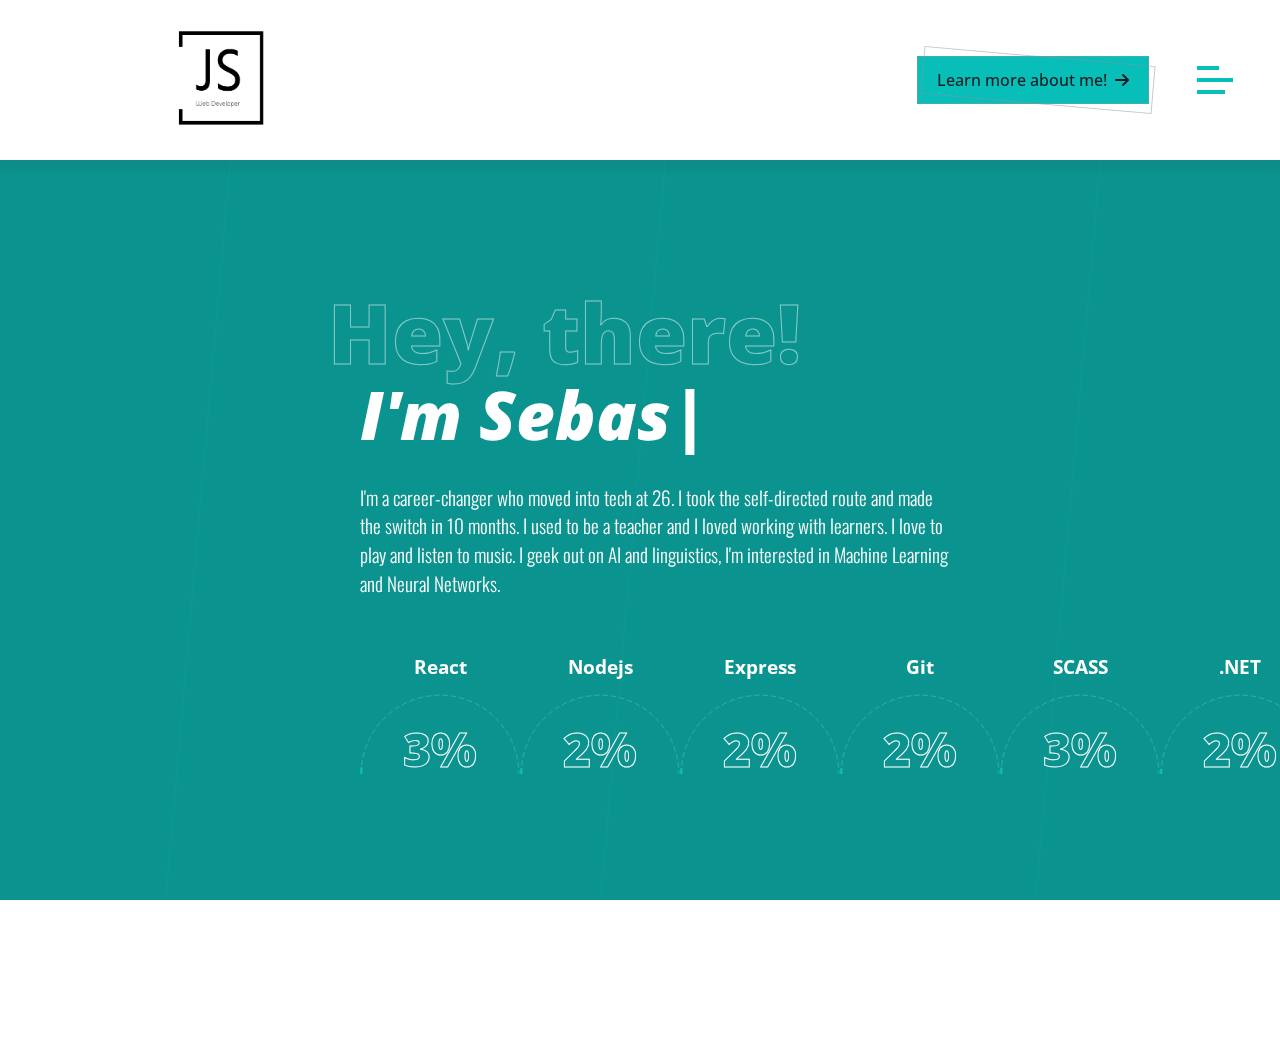
<file: index.html>
<!DOCTYPE html>
<html lang="en">

<head>
    <!-- Display -->
    <meta charset="utf-8" />
    <meta name="viewport" content="width=device-width, initial-scale=1" />

    <!-- Identity -->
    <title>Shock - Creative Multipurpose Bootstrap 5 Template</title>
    <meta name="description"
        content="Shock is a creative multipurpose theme for building websites. It is based on Bootstrap 5 and other of the best and most up-to-date code libraries used by professional developers in the world." />
    <meta name="author" content="Codings" />
    <link rel="shortcut icon" href="assets/images/favicon.ico" type="image/x-icon" />

    <!-- Vendor Style Sheet -->
    <link rel="stylesheet" href="assets/css/vendor/font-family.min.css" />
    <link rel="stylesheet" href="assets/css/vendor/font-awesome.min.css" />
    <link rel="stylesheet" href="assets/css/vendor/menu-engine.min.css" />
    <link rel="stylesheet" href="assets/css/vendor/menu-grid.min.css" />
    <link rel="stylesheet" href="assets/css/vendor/bootstrap.min.css" />
    <link rel="stylesheet" href="assets/css/vendor/swiper.min.css" />
    <link rel="stylesheet" href="assets/css/vendor/dynamic-slider.min.css" />
    <link rel="stylesheet" href="assets/css/vendor/bricklayer.min.css" />
    <link rel="stylesheet" href="assets/css/vendor/lightbox.min.css" />
    <link rel="stylesheet" href="assets/css/vendor/aos.min.css" />

    <!-- font -->
    <link rel="preconnect" href="https://fonts.googleapis.com" />
    <link rel="preconnect" href="https://fonts.gstatic.com" crossorigin />
    <link
        href="https://fonts.googleapis.com/css2?family=Open+Sans:wght@300;400;500;700&family=Oswald:wght@300;400;700&display=swap"
        rel="stylesheet" />

    <!-- Main Style Sheet -->
    <link rel="stylesheet" href="assets/css/core.css" />
    <link rel="stylesheet" href="assets/css/main.css" />
    <link rel="stylesheet" href="assets/css/theme.css" />
</head>

<body class="shock-body">
    <!-- Preloader -->
    <div id="preloader" class="preloader black" data-bg-image="assets/images/js-logo.png"></div>


    <!-- Header -->
    <header id="header" class="shock-header">
        <!-- Navbar -->
        <nav id="navbar" class="navbar navbar-expand-lg absolute scheme-2">
            <div class="container-fluid max-w-85">
                <!-- Brand -->
                <a class="navbar-brand white" href="/">
                    <!-- <div class="site-title">Site Title</div> -->
                    <img src="assets/images/sabe.png" data-logo-alt="assets/images/js-logo1.svg"
                        data-logo-mobile="assets/images/js-logo1.svg" alt="JS Logo" class="logo" />
                </a>
                <a href="#" class="button double-edge primary black-hover hover-up-down">
                    <span class="button-text black white-hover">Learn more about me!</span>
                    <i class="fa-solid fa-arrow-right button-icon black white-hover"></i>
                    <span class="overlay gray-50 magnetic-effect" style="transform: translate(0px, 0px);"></span>
                </a>
                <!-- Menu toggle -->
                <div id="menu-toggle" class="menu-toggle is-inactive magnetic-effect scheme-1 primary">
                    <div class="menu-toggle-icon black">
                        <div class="menu-toggle-container">
                            <span class="menu-toggle-line-top toggle-line"></span>
                            <span class="menu-toggle-line-middle toggle-line"></span>
                            <span class="menu-toggle-line-bottom toggle-line"></span>
                        </div>
                    </div>
                    <div class="menu-toggle-circle">
                        <svg class="menu-toggle-menu-toggle-svg-circle">
                            <path class="menu-toggle-path-circle" fill="none" stroke-miterlimit="10" stroke-width="4"
                                d="M 34 2 C 16.3 2 2 16.3 2 34 s 14.3 32 32 32 s 32 -14.3 32 -32 S 51.7 2 34 2" />
                        </svg>
                    </div>
                    <svg width="0" height="0">
                        <mask id="menu-toggle-mask">
                            <path class="path-mask" fill="none" stroke-miterlimit="10" stroke-width="4"
                                d="M 34 2 c 11.6 0 21.8 6.2 27.4 15.5 c 2.9 4.8 5 16.5 -9.4 16.5 h -4" />
                        </mask>
                    </svg>
                    <div class="menu-toggle-path">
                        <div class="path-animation">
                            <div class="path-rotation"></div>
                        </div>
                    </div>
                </div>
                <!-- Menu grid -->
                <nav id="menu-grid" class="menu-grid scheme-1 primary">
                    <div class="menu-grid-item item-1 shadow" data-direction="rl">
                        <div class="menu-grid-item-inner" data-bg-color="#1d1d20">
                            <!-- Main menu -->
                            <div class="menu-grid-main">
                                <a href="portfolio-projects.html" class="menu-grid-main-item menu-item">Portfolio</a>
                                <a href="#your-link" class="menu-grid-main-item menu-item">Contact</a>
                            </div>
                        </div>
                    </div>
                </nav>
            </div>
        </nav>
    </header>

    <!-- Main -->
    <main id="main" class="shock-main" data-bg-color="#161616">
        <!-- Banner / Progress bar -->
        <section class="shock-section">
            <div class="banner overflow-hidden min-vh-100">
                <div class="row g-5 mt-25 banner__inner">
                    <!-- <div class="col-12 col-lg-5"> -->
                    <!-- Image -->
                    <!-- <div class="image-wrapper">
                                <img
                                    src="assets/images/jpg/c-11.jpg"
                                    alt="Image name"
                                    class="image min-vh-100 fit-cover"
                                />
                            </div>
                        </div> -->
                    <div class="col-12 col-lg-7 align-v-center mt-2 w-100">
                        <div class="holder max-w-85 p-2">
                            <!-- Intro -->
                            <div class="side-intro mb-35">
                                <h2 class="title">
                                    <span class="text-1 text-style-2 text-outline white-50">Hey, there!</span>
                                    <span class="text-2 text-style-3 text-italic white">I'm <span
                                            class="typed-text"></span></span>
                                </h2>
                                <!-- Srings -->
                                <div id="typed-strings">
                                    <span>Sebastian</span>
                                    <span>Freelancer</span>
                                    <span>Programmer</span>
                                    <span>Web Developer</span>
                                </div>
                                <div class="description text-style-12 white">
                                    <p>
                                        I'm a career-changer who moved into tech at 26. I took the self-directed route
                                        and made the switch in 10 months. I used to be a teacher and I loved working
                                        with learners. I love to play and listen to music. I geek out on AI and
                                        linguistics, I'm interested in Machine Learning and Neural Networks.
                                    </p>
                                </div>
                            </div>
                            <!-- Progress bar -->
                            <div class="radial-progress-bar margin-holder">
                                <div class="item">
                                    <h3 class="title text-style-11 white">React</h3>
                                    <div class="counter outline active" data-value="100" data-symbol="%"
                                        data-duration="2500" data-bar-stroke="1.5" data-bar-stroke-empty="0.5"
                                        data-bar-color="var(--primary-color)"
                                        data-empty-bar-color="var(--white-25-color)" data-text-bg-color="transparent"
                                        data-text-color="var(--white-color)"></div>
                                </div>
                                <div class="item">
                                    <h3 class="title text-style-11 white">Nodejs</h3>
                                    <div class="counter outline active" data-value="90" data-symbol="%"
                                        data-duration="2500" data-bar-stroke="1.5" data-bar-stroke-empty="0.5"
                                        data-bar-color="var(--primary-color)"
                                        data-empty-bar-color="var(--white-25-color)" data-text-bg-color="transparent"
                                        data-text-color="var(--white-color)"></div>
                                </div>
                                <div class="item">
                                    <h3 class="title text-style-11 white">Express</h3>
                                    <div class="counter outline active" data-value="90" data-symbol="%"
                                        data-duration="2500" data-bar-stroke="1.5" data-bar-stroke-empty="0.5"
                                        data-bar-color="var(--primary-color)"
                                        data-empty-bar-color="var(--white-25-color)" data-text-bg-color="transparent"
                                        data-text-color="var(--white-color)"></div>
                                </div>
                                <div class="item">
                                    <h3 class="title text-style-11 white">Git</h3>
                                    <div class="counter outline active" data-value="87" data-symbol="%"
                                        data-duration="2500" data-bar-stroke="1.5" data-bar-stroke-empty="0.5"
                                        data-bar-color="var(--primary-color)"
                                        data-empty-bar-color="var(--white-25-color)" data-text-bg-color="transparent"
                                        data-text-color="var(--white-color)"></div>
                                </div>
                                <div class="item">
                                    <h3 class="title text-style-11 white">SCASS</h3>
                                    <div class="counter outline active" data-value="100" data-symbol="%"
                                        data-duration="2500" data-bar-stroke="1.5" data-bar-stroke-empty="0.5"
                                        data-bar-color="var(--primary-color)"
                                        data-empty-bar-color="var(--white-25-color)" data-text-bg-color="transparent"
                                        data-text-color="var(--white-color)"></div>
                                </div>
                                <div class="item">
                                    <h3 class="title text-style-11 white">.NET</h3>
                                    <div class="counter outline active" data-value="80" data-symbol="%"
                                        data-duration="2500" data-bar-stroke="1.5" data-bar-stroke-empty="0.5"
                                        data-bar-color="var(--primary-color)"
                                        data-empty-bar-color="var(--white-25-color)" data-text-bg-color="transparent"
                                        data-text-color="var(--white-color)"></div>
                                </div>
                            </div>
                        </div>
                    </div>
                </div>
            </div>
        </section>
        <!-- Scrolling text -->
        <!-- <section class="shock-section">
                <div class="scrolling-text has-image align-h-right"> -->
        <!-- Image -->
        <!-- <div class="image-wrapper max-w-25 mb-5">
                        <img src="assets/images/jpg/c-12.jpg" alt="Image name" class="image floating-item" />
                    </div> -->
        <!-- Text -->
        <!-- <div class="text-wrapper mix-blend-lighter">
                        <h2 class="text text-style-1 text-outline gray-75" data-lax="h-right">
                            Development is the action of doing something
                        </h2>
                        <h2 class="text text-style-8 text-italic gray-75" data-lax="h-left">
                            We provide our art to ensure that human insights work well together with technology, brand
                            and business, with a focus on fast and assertive results
                        </h2>
                    </div>
                </div>
            </section> -->

        <!-- Gallery -->

        <!-- Vertical Lines -->
        <div class="vertical-lines diagonal scheme-2 primary">
            <div class="row">
                <div class="col-12 col-md-6 col-lg-4 align-h-center">
                    <span class="line"></span>
                </div>
                <div class="col-12 col-md-6 col-lg-4 align-h-center">
                    <span class="line"></span>
                </div>
                <div class="col-12 col-md-6 col-lg-4 align-h-center">
                    <span class="line"></span>
                </div>
            </div>
        </div>

        <!-- Scroll to Top -->
        <div class="side-widget to-right invert-color mix-blend-difference">
            <div class="item align-v-bottom">
                <a href="#" class="link hover-up">
                    <span class="widget float-icon">
                        <i class="fa-solid fa-arrow-up-long icon"></i>
                    </span>
                </a>
            </div>
        </div>


        <!-- Cursor -->
        <svg class="cursor-effect primary" width="220" height="220" viewBox="0 0 220 220">
            <defs>
                <filter id="cursor-effect-filter" x="-50%" y="-50%" width="200%" height="200%"
                    filterUnits="objectBoundingBox">
                    <feTurbulence type="fractalNoise" baseFrequency="0" numOctaves="1" result="warp"></feTurbulence>
                    <feOffset dx="-30" result="warpOffset"></feOffset>
                    <feDisplacementMap xChannelSelector="R" yChannelSelector="G" scale="20" in="SourceGraphic"
                        in2="warpOffset"></feDisplacementMap>
                </filter>
            </defs>
            <circle class="cursor-effect-inner" cx="110" cy="110" r="20"></circle>
        </svg>


        <!-- Vendor JavaScript -->
        <script src="assets/js/vendor/jquery.min.js"></script>
        <script src="assets/js/vendor/imagesloaded.pkgd.min.js"></script>
        <script src="assets/js/vendor/inview.min.js"></script>
        <script src="assets/js/vendor/menu-engine.min.js"></script>
        <script src="assets/js/vendor/menu-grid.min.js"></script>
        <script src="assets/js/vendor/bootstrap.min.js"></script>
        <script src="assets/js/vendor/swiper.min.js"></script>
        <script src="assets/js/vendor/anime.min.js"></script>
        <script src="assets/js/vendor/dynamic-slider.min.js"></script>
        <script src="assets/js/vendor/shuffle.min.js"></script>
        <script src="assets/js/vendor/stickybits.min.js"></script>
        <script src="assets/js/vendor/bricklayer.min.js"></script>
        <script src="assets/js/vendor/lightbox.min.js"></script>
        <script src="assets/js/vendor/typed.min.js"></script>
        <script src="assets/js/vendor/progressbar.min.js"></script>
        <script src="assets/js/vendor/map-styles.min.js"></script>
        <script src="assets/js/vendor/magnetic-effect.min.js"></script>
        <script src="assets/js/vendor/gsap.min.js"></script>
        <script src="assets/js/vendor/aos.min.js"></script>
        <script src="assets/js/vendor/lax.min.js"></script>
        <script src="assets/js/vendor/cursor-effect.min.js"></script>

        <!-- Main JavaScript -->
        <script src="assets/js/main.js"></script>
</body>

</html>
</file>
<file: assets/css/core.css>
/*----------------------------------------------

[Core CSS]

Theme   : Shock
Version : 1.0.0
Author  : Codings
Support : codings.dev

----------------------------------------------*/

/*----------------------------------------------

[Content Index]

1. General
2. Layout
3. Color
4. Style
5. Animation
6. Hover
7. Helper

----------------------------------------------*/

/*----------------------------------------------
1. General
----------------------------------------------*/

/* #region General */

body {
    width: 100%;
    height: 100%;
    margin: 0;
    font-family: var(--primary-font);
    font-size: 1rem;
    font-weight: 400;
    line-height: 1.5;
    color: var(--gray-color);
}

a {
    text-decoration: none;
    -webkit-transition: all 0.3s ease;
    -o-transition: all 0.3s ease;
    -moz-transition: all 0.3s ease;
    transition: all 0.3s ease;
}

a:not([href]):not([class]),
a:not([href]):not([class]):hover {
    color: inherit;
    text-decoration: none;
}

hr {
    margin: 1.5rem 0;
    color: var(--color);
    background-color: currentColor;
    border: 0;
    opacity: 1;
}

hr:not([size]) {
    height: 1px;
}

ol,
ul {
    padding-left: 1.2rem;
}

ol,
ul,
dl {
    margin-top: 0.5rem;
    margin-bottom: 1rem;
}

ol:last-child,
ul:last-child,
dl:last-child {
    margin-bottom: 0;
}

ol ol,
ul ul,
ol ul,
ul ol {
    margin-bottom: 0;
}

ol {
    list-style-type: none;
    counter-reset: item;
}

ol > li,
ul > li {
    margin: 0.5rem 0;
}

ol > li:first-child,
ul > li:first-child,
ol > li:last-child,
ul > li:last-child {
    margin: 0;
}

ol > li {
    counter-increment: item;
}

ol > li::before {
    content: counters(item, ".") ". ";
    margin-left: -1.2rem;
    font-weight: 700;
}

li ol > li::before {
    content: counters(item, ".") " ";
    margin-right: 5px;
}

mark,
.mark {
    padding: 0;
}

.blockquote {
    position: relative;
    width: fit-content;
    margin: 3rem auto 3rem 0;
    font-size: inherit;
    color: inherit;
}

.blockquote:last-child {
    margin-bottom: 0;
}

.blockquote-body {
    color: var(--color);
}

.blockquote-footer {
    margin: 0;
    font-size: inherit;
    color: inherit;
}

.blockquote-footer::before {
    content: "— ";
}

.blockquote .overlay-icon {
    position: absolute;
    bottom: 0;
    right: 0;
    display: block;
    font-size: 2.5rem;
    line-height: 0.8;
    color: var(--color);
    -webkit-text-fill-color: transparent;
    -webkit-text-stroke-width: 1px;
}

.figure {
    width: 100%;
    margin-top: 3rem;
    margin-bottom: 3rem;
    display: block;
}

.figure .image {
    width: 100%;
    display: block;
}

.figure-caption {
    margin-top: 1rem;
    font-size: 0.85rem;
    color: inherit;
}

img,
svg {
    vertical-align: middle;
}

@media (max-width: 991px) {
    .blockquote {
        margin: 1.5rem auto 1.5rem 0;
    }
}

/* #endregion General */

/*----------------------------------------------
2. Layout
----------------------------------------------*/

/* #region Layout */

.w-25 {
    width: 25% !important;
}
.w-35 {
    width: 35% !important;
}
.w-50 {
    width: 50% !important;
}
.w-65 {
    width: 65% !important;
}
.w-75 {
    width: 75% !important;
}
.w-85 {
    width: 85% !important;
}
.w-100 {
    width: 100% !important;
}
.w-auto {
    width: auto !important;
}

@media (min-width: 1400px) {
    .max-w-25 {
        max-width: 25% !important;
    }
    .max-w-35 {
        max-width: 35% !important;
    }
    .max-w-50 {
        max-width: 50% !important;
    }
    .max-w-65 {
        max-width: 65% !important;
    }
    .max-w-75 {
        max-width: 75% !important;
    }
    .max-w-85 {
        max-width: 85% !important;
    }
    .max-w-100 {
        max-width: 100% !important;
    }
}

.min-w-25 {
    min-width: 25% !important;
}
.min-w-35 {
    min-width: 35% !important;
}
.min-w-50 {
    min-width: 50% !important;
}
.min-w-65 {
    min-width: 65% !important;
}
.min-w-75 {
    min-width: 75% !important;
}
.min-w-85 {
    min-width: 85% !important;
}
.min-w-100 {
    min-width: 100% !important;
}

.h-25 {
    height: 25% !important;
}
.h-35 {
    height: 35% !important;
}
.h-50 {
    height: 50% !important;
}
.h-65 {
    height: 65% !important;
}
.h-75 {
    height: 75% !important;
}
.h-85 {
    height: 85% !important;
}
.h-100 {
    height: 100% !important;
}
.h-auto {
    height: auto !important;
}

.vh-25 {
    height: 25vh !important;
}
.vh-35 {
    height: 35vh !important;
}
.vh-50 {
    height: 50vh !important;
}
.vh-65 {
    height: 65vh !important;
}
.vh-75 {
    height: 75vh !important;
}
.vh-85 {
    height: 85vh !important;
}
.vh-100 {
    height: 100vh !important;
}
.vh-auto {
    height: 100vh !important;
}

@media (max-width: 1399px) {
    .vh-auto {
        height: 120vh !important;
    }
}

@media (max-width: 767px) {
    .vh-auto {
        height: 130vh !important;
    }
}

.max-vh-25 {
    max-height: 25vh !important;
}
.max-vh-35 {
    max-height: 35vh !important;
}
.max-vh-50 {
    max-height: 50vh !important;
}
.max-vh-65 {
    max-height: 65vh !important;
}
.max-vh-75 {
    max-height: 75vh !important;
}
.max-vh-85 {
    max-height: 85vh !important;
}
.max-vh-100 {
    max-height: 100vh !important;
}

.min-vh-25 {
    min-height: 25vh !important;
}
.min-vh-35 {
    min-height: 35vh !important;
}
.min-vh-50 {
    min-height: 50vh !important;
}
.min-vh-65 {
    min-height: 65vh !important;
}
.min-vh-75 {
    min-height: 75vh !important;
}
.min-vh-85 {
    min-height: 85vh !important;
}
.min-vh-100 {
    min-height: 100vh !important;
}

.g-0,
.gx-0 {
    --bs-gutter-x: 0 !important;
}
.g-0,
.gy-0 {
    --bs-gutter-y: 0 !important;
}
.g-1,
.gx-1 {
    --bs-gutter-x: calc(1rem / 2) !important;
}
.g-1,
.gy-1 {
    --bs-gutter-y: calc(1rem / 2) !important;
}
.g-2,
.gx-2 {
    --bs-gutter-x: calc(2rem / 2) !important;
}
.g-2,
.gy-2 {
    --bs-gutter-y: calc(2rem / 2) !important;
}
.g-3,
.gx-3 {
    --bs-gutter-x: calc(3rem / 2) !important;
}
.g-3,
.gy-3 {
    --bs-gutter-y: calc(3rem / 2) !important;
}
.g-4,
.gx-4 {
    --bs-gutter-x: calc(4rem / 2) !important;
}
.g-4,
.gy-4 {
    --bs-gutter-y: calc(4rem / 2) !important;
}
.g-5,
.gx-5 {
    --bs-gutter-x: calc(5rem / 2) !important;
}
.g-5,
.gy-5 {
    --bs-gutter-y: calc(5rem / 2) !important;
}

@media (min-width: 768px) {
    .g-1,
    .gx-1 {
        --bs-gutter-x: 1rem !important;
    }
    .g-1,
    .gy-1 {
        --bs-gutter-y: 1rem !important;
    }
    .g-2,
    .gx-2 {
        --bs-gutter-x: 2rem !important;
    }
    .g-2,
    .gy-2 {
        --bs-gutter-y: 2rem !important;
    }
    .g-3,
    .gx-3 {
        --bs-gutter-x: 3rem !important;
    }
    .g-3,
    .gy-3 {
        --bs-gutter-y: 3rem !important;
    }
    .g-4,
    .gx-4 {
        --bs-gutter-x: 4rem !important;
    }
    .g-4,
    .gy-4 {
        --bs-gutter-y: 4rem !important;
    }
    .g-5,
    .gx-5 {
        --bs-gutter-x: 5rem !important;
    }
    .g-5,
    .gy-5 {
        --bs-gutter-y: 5rem !important;
    }
}

.m-auto {
    margin: auto !important;
}
.mx-auto {
    margin-right: auto;
    margin-left: auto !important;
}
.my-auto {
    margin-top: auto;
    margin-bottom: auto !important;
}
.mt-auto {
    margin-top: auto !important;
}
.me-auto {
    margin-right: auto !important;
}
.mb-auto {
    margin-bottom: auto !important;
}
.ms-auto {
    margin-left: auto !important;
}

.m-0 {
    margin: 0 !important;
}
.mt-0 {
    margin-top: 0 !important;
}
.me-0 {
    margin-right: 0 !important;
}
.mb-0 {
    margin-bottom: 0 !important;
}
.ms-0 {
    margin-left: 0 !important;
}

.m-05 {
    margin: calc(0.5rem / 2) !important;
}
.mt-05 {
    margin-top: calc(0.5rem / 2) !important;
}
.me-05 {
    margin-right: calc(0.5rem / 2) !important;
}
.mb-05 {
    margin-bottom: calc(0.5rem / 2) !important;
}
.ms-05 {
    margin-left: calc(0.5rem / 2) !important;
}

.m-1 {
    margin: calc(1rem / 2) !important;
}
.mt-1 {
    margin-top: calc(1rem / 2) !important;
}
.me-1 {
    margin-right: calc(1rem / 2) !important;
}
.mb-1 {
    margin-bottom: calc(1rem / 2) !important;
}
.ms-1 {
    margin-left: calc(1rem / 2) !important;
}

.m-15 {
    margin: calc(1.5rem / 2) !important;
}
.mt-15 {
    margin-top: calc(1.5rem / 2) !important;
}
.me-15 {
    margin-right: calc(1.5rem / 2) !important;
}
.mb-15 {
    margin-bottom: calc(1.5rem / 2) !important;
}
.ms-15 {
    margin-left: calc(1.5rem / 2) !important;
}

.m-2 {
    margin: calc(2rem / 2) !important;
}
.mt-2 {
    margin-top: calc(2rem / 2) !important;
}
.me-2 {
    margin-right: calc(2rem / 2) !important;
}
.mb-2 {
    margin-bottom: calc(2rem / 2) !important;
}
.ms-2 {
    margin-left: calc(2rem / 2) !important;
}

.m-25 {
    margin: calc(2.5rem / 2) !important;
}
.mt-25 {
    margin-top: calc(2.5rem / 2) !important;
}
.me-25 {
    margin-right: calc(2.5rem / 2) !important;
}
.mb-25 {
    margin-bottom: calc(2.5rem / 2) !important;
}
.ms-25 {
    margin-left: calc(2.5rem / 2) !important;
}

.m-3 {
    margin: calc(3rem / 2) !important;
}
.mt-3 {
    margin-top: calc(3rem / 2) !important;
}
.me-3 {
    margin-right: calc(3rem / 2) !important;
}
.mb-3 {
    margin-bottom: calc(3rem / 2) !important;
}
.ms-3 {
    margin-left: calc(3rem / 2) !important;
}

.m-35 {
    margin: calc(3.5rem / 2) !important;
}
.mt-35 {
    margin-top: calc(3.5rem / 2) !important;
}
.me-35 {
    margin-right: calc(3.5rem / 2) !important;
}
.mb-35 {
    margin-bottom: calc(3.5rem / 2) !important;
}
.ms-35 {
    margin-left: calc(3.5rem / 2) !important;
}

.m-4 {
    margin: calc(4rem / 2) !important;
}
.mt-4 {
    margin-top: calc(4rem / 2) !important;
}
.me-4 {
    margin-right: calc(4rem / 2) !important;
}
.mb-4 {
    margin-bottom: calc(4rem / 2) !important;
}
.ms-4 {
    margin-left: calc(4rem / 2) !important;
}

.m-5 {
    margin: calc(5rem / 2) !important;
}
.mt-5 {
    margin-top: calc(5rem / 2) !important;
}
.me-5 {
    margin-right: calc(5rem / 2) !important;
}
.mb-5 {
    margin-bottom: calc(5rem / 2) !important;
}
.ms-5 {
    margin-left: calc(5rem / 2) !important;
}

.m-6 {
    margin: calc(6rem / 2) !important;
}
.mt-6 {
    margin-top: calc(6rem / 2) !important;
}
.me-6 {
    margin-right: calc(6rem / 2) !important;
}
.mb-6 {
    margin-bottom: calc(6rem / 2) !important;
}
.ms-6 {
    margin-left: calc(6rem / 2) !important;
}

.m-7 {
    margin: calc(7rem / 2) !important;
}
.mt-7 {
    margin-top: calc(7rem / 2) !important;
}
.me-7 {
    margin-right: calc(7rem / 2) !important;
}
.mb-7 {
    margin-bottom: calc(7rem / 2) !important;
}
.ms-7 {
    margin-left: calc(7rem / 2) !important;
}

.m-8 {
    margin: calc(8rem / 2) !important;
}
.mt-8 {
    margin-top: calc(8rem / 2) !important;
}
.me-8 {
    margin-right: calc(8rem / 2) !important;
}
.mb-8 {
    margin-bottom: calc(8rem / 2) !important;
}
.ms-8 {
    margin-left: calc(8rem / 2) !important;
}

@media (min-width: 768px) {
    .m-05 {
        margin: 0.5rem !important;
    }
    .mt-05 {
        margin-top: 0.5rem !important;
    }
    .me-05 {
        margin-right: 0.5rem !important;
    }
    .mb-05 {
        margin-bottom: 0.5rem !important;
    }
    .ms-05 {
        margin-left: 0.5rem !important;
    }

    .m-1 {
        margin: 1rem !important;
    }
    .mt-1 {
        margin-top: 1rem !important;
    }
    .me-1 {
        margin-right: 1rem !important;
    }
    .mb-1 {
        margin-bottom: 1rem !important;
    }
    .ms-1 {
        margin-left: 1rem !important;
    }

    .m-15 {
        margin: 1.5rem !important;
    }
    .mt-15 {
        margin-top: 1.5rem !important;
    }
    .me-15 {
        margin-right: 1.5rem !important;
    }
    .mb-15 {
        margin-bottom: 1.5rem !important;
    }
    .ms-15 {
        margin-left: 1.5rem !important;
    }

    .m-2 {
        margin: 2rem !important;
    }
    .mt-2 {
        margin-top: 2rem !important;
    }
    .me-2 {
        margin-right: 2rem !important;
    }
    .mb-2 {
        margin-bottom: 2rem !important;
    }
    .ms-2 {
        margin-left: 2rem !important;
    }

    .m-25 {
        margin: 2.5rem !important;
    }
    .mt-25 {
        margin-top: 2.5rem !important;
    }
    .me-25 {
        margin-right: 2.5rem !important;
    }
    .mb-25 {
        margin-bottom: 2.5rem !important;
    }
    .ms-25 {
        margin-left: 2.5rem !important;
    }

    .m-3 {
        margin: 3rem !important;
    }
    .mt-3 {
        margin-top: 3rem !important;
    }
    .me-3 {
        margin-right: 3rem !important;
    }
    .mb-3 {
        margin-bottom: 3rem !important;
    }
    .ms-3 {
        margin-left: 3rem !important;
    }

    .m-35 {
        margin: 3.5rem !important;
    }
    .mt-35 {
        margin-top: 3.5rem !important;
    }
    .me-35 {
        margin-right: 3.5rem !important;
    }
    .mb-35 {
        margin-bottom: 3.5rem !important;
    }
    .ms-35 {
        margin-left: 3.5rem !important;
    }

    .m-4 {
        margin: 4rem !important;
    }
    .mt-4 {
        margin-top: 4rem !important;
    }
    .me-4 {
        margin-right: 4rem !important;
    }
    .mb-4 {
        margin-bottom: 4rem !important;
    }
    .ms-4 {
        margin-left: 4rem !important;
    }

    .m-5 {
        margin: 5rem !important;
    }
    .mt-5 {
        margin-top: 5rem !important;
    }
    .me-5 {
        margin-right: 5rem !important;
    }
    .mb-5 {
        margin-bottom: 5rem !important;
    }
    .ms-5 {
        margin-left: 5rem !important;
    }

    .m-6 {
        margin: 6rem !important;
    }
    .mt-6 {
        margin-top: 6rem !important;
    }
    .me-6 {
        margin-right: 6rem !important;
    }
    .mb-6 {
        margin-bottom: 6rem !important;
    }
    .ms-6 {
        margin-left: 6rem !important;
    }

    .m-7 {
        margin: 7rem !important;
    }
    .mt-7 {
        margin-top: 7rem !important;
    }
    .me-7 {
        margin-right: 7rem !important;
    }
    .mb-7 {
        margin-bottom: 7rem !important;
    }
    .ms-7 {
        margin-left: 7rem !important;
    }

    .m-8 {
        margin: 8rem !important;
    }
    .mt-8 {
        margin-top: 8rem !important;
    }
    .me-8 {
        margin-right: 8rem !important;
    }
    .mb-8 {
        margin-bottom: 8rem !important;
    }
    .ms-8 {
        margin-left: 8rem !important;
    }
}

.p-0 {
    padding: 0 !important;
}
.pt-0 {
    padding-top: 0 !important;
}
.pe-0 {
    padding-right: 0 !important;
}
.pb-0 {
    padding-bottom: 0 !important;
}
.ps-0 {
    padding-left: 0 !important;
}

.p-05 {
    padding: calc(0.5rem / 2) !important;
}
.pt-05 {
    padding-top: calc(0.5rem / 2) !important;
}
.pe-05 {
    padding-right: calc(0.5rem / 2) !important;
}
.pb-05 {
    padding-bottom: calc(0.5rem / 2) !important;
}
.ps-05 {
    padding-left: calc(0.5rem / 2) !important;
}

.p-1 {
    padding: calc(1rem / 2) !important;
}
.pt-1 {
    padding-top: calc(1rem / 2) !important;
}
.pe-1 {
    padding-right: calc(1rem / 2) !important;
}
.pb-1 {
    padding-bottom: calc(1rem / 2) !important;
}
.ps-1 {
    padding-left: calc(1rem / 2) !important;
}

.p-15 {
    padding: calc(1.5rem / 2) !important;
}
.pt-15 {
    padding-top: calc(1.5rem / 2) !important;
}
.pe-15 {
    padding-right: calc(1.5rem / 2) !important;
}
.pb-15 {
    padding-bottom: calc(1.5rem / 2) !important;
}
.ps-15 {
    padding-left: calc(1.5rem / 2) !important;
}

.p-2 {
    padding: calc(2rem / 2) !important;
}
.pt-2 {
    padding-top: calc(2rem / 2) !important;
}
.pe-2 {
    padding-right: calc(2rem / 2) !important;
}
.pb-2 {
    padding-bottom: calc(2rem / 2) !important;
}
.ps-2 {
    padding-left: calc(2rem / 2) !important;
}

.p-25 {
    padding: calc(2.5rem / 2) !important;
}
.pt-25 {
    padding-top: calc(2.5rem / 2) !important;
}
.pe-25 {
    padding-right: calc(2.5rem / 2) !important;
}
.pb-25 {
    padding-bottom: calc(2.5rem / 2) !important;
}
.ps-25 {
    padding-left: calc(2.5rem / 2) !important;
}

.p-3 {
    padding: calc(3rem / 2) !important;
}
.pt-3 {
    padding-top: calc(3rem / 2) !important;
}
.pe-3 {
    padding-right: calc(3rem / 2) !important;
}
.pb-3 {
    padding-bottom: calc(3rem / 2) !important;
}
.ps-3 {
    padding-left: calc(3rem / 2) !important;
}

.p-35 {
    padding: calc(3.5rem / 2) !important;
}
.pt-35 {
    padding-top: calc(3.5rem / 2) !important;
}
.pe-35 {
    padding-right: calc(3.5rem / 2) !important;
}
.pb-35 {
    padding-bottom: calc(3.5rem / 2) !important;
}
.ps-35 {
    padding-left: calc(3.5rem / 2) !important;
}

.p-4 {
    padding: calc(4rem / 2) !important;
}
.pt-4 {
    padding-top: calc(4rem / 2) !important;
}
.pe-4 {
    padding-right: calc(4rem / 2) !important;
}
.pb-4 {
    padding-bottom: calc(4rem / 2) !important;
}
.ps-4 {
    padding-left: calc(4rem / 2) !important;
}

.p-5 {
    padding: calc(5rem / 2) !important;
}
.pt-5 {
    padding-top: calc(5rem / 2) !important;
}
.pe-5 {
    padding-right: calc(5rem / 2) !important;
}
.pb-5 {
    padding-bottom: calc(5rem / 2) !important;
}
.ps-5 {
    padding-left: calc(5rem / 2) !important;
}

.p-6 {
    padding: calc(6rem / 2) !important;
}
.pt-6 {
    padding-top: calc(6rem / 2) !important;
}
.pe-6 {
    padding-right: calc(6rem / 2) !important;
}
.pb-6 {
    padding-bottom: calc(6rem / 2) !important;
}
.ps-6 {
    padding-left: calc(6rem / 2) !important;
}

.p-7 {
    padding: calc(7rem / 2) !important;
}
.pt-7 {
    padding-top: calc(7rem / 2) !important;
}
.pe-7 {
    padding-right: calc(7rem / 2) !important;
}
.pb-7 {
    padding-bottom: calc(7rem / 2) !important;
}
.ps-7 {
    padding-left: calc(7rem / 2) !important;
}

.p-8 {
    padding: calc(8rem / 2) !important;
}
.pt-8 {
    padding-top: calc(8rem / 2) !important;
}
.pe-8 {
    padding-right: calc(8rem / 2) !important;
}
.pb-8 {
    padding-bottom: calc(8rem / 2) !important;
}
.ps-8 {
    padding-left: calc(8rem / 2) !important;
}

.py-vh-25 {
    padding-top: calc(25vh / 2) !important;
    padding-bottom: calc(25vh / 2) !important;
}

@media (min-width: 768px) {
    .p-05 {
        padding: 0.5rem !important;
    }
    .pt-05 {
        padding-top: 0.5rem !important;
    }
    .pe-05 {
        padding-right: 0.5rem !important;
    }
    .pb-05 {
        padding-bottom: 0.5rem !important;
    }
    .ps-05 {
        padding-left: 0.5rem !important;
    }

    .p-1 {
        padding: 1rem !important;
    }
    .pt-1 {
        padding-top: 1rem !important;
    }
    .pe-1 {
        padding-right: 1rem !important;
    }
    .pb-1 {
        padding-bottom: 1rem !important;
    }
    .ps-1 {
        padding-left: 1rem !important;
    }

    .p-15 {
        padding: 1.5rem !important;
    }
    .pt-15 {
        padding-top: 1.5rem !important;
    }
    .pe-15 {
        padding-right: 1.5rem !important;
    }
    .pb-15 {
        padding-bottom: 1.5rem !important;
    }
    .ps-15 {
        padding-left: 1.5rem !important;
    }

    .p-2 {
        padding: 2rem !important;
    }
    .pt-2 {
        padding-top: 2rem !important;
    }
    .pe-2 {
        padding-right: 2rem !important;
    }
    .pb-2 {
        padding-bottom: 2rem !important;
    }
    .ps-2 {
        padding-left: 2rem !important;
    }

    .p-25 {
        padding: 2.5rem !important;
    }
    .pt-25 {
        padding-top: 2.5rem !important;
    }
    .pe-25 {
        padding-right: 2.5rem !important;
    }
    .pb-25 {
        padding-bottom: 2.5rem !important;
    }
    .ps-25 {
        padding-left: 2.5rem !important;
    }

    .p-3 {
        padding: 3rem !important;
    }
    .pt-3 {
        padding-top: 3rem !important;
    }
    .pe-3 {
        padding-right: 3rem !important;
    }
    .pb-3 {
        padding-bottom: 3rem !important;
    }
    .ps-3 {
        padding-left: 3rem !important;
    }

    .p-35 {
        padding: 3.5rem !important;
    }
    .pt-35 {
        padding-top: 3.5rem !important;
    }
    .pe-35 {
        padding-right: 3.5rem !important;
    }
    .pb-35 {
        padding-bottom: 3.5rem !important;
    }
    .ps-35 {
        padding-left: 3.5rem !important;
    }

    .p-4 {
        padding: 4rem !important;
    }
    .pt-4 {
        padding-top: 4rem !important;
    }
    .pe-4 {
        padding-right: 4rem !important;
    }
    .pb-4 {
        padding-bottom: 4rem !important;
    }
    .ps-4 {
        padding-left: 4rem !important;
    }

    .p-5 {
        padding: 5rem !important;
    }
    .pt-5 {
        padding-top: 5rem !important;
    }
    .pe-5 {
        padding-right: 5rem !important;
    }
    .pb-5 {
        padding-bottom: 5rem !important;
    }
    .ps-5 {
        padding-left: 5rem !important;
    }

    .p-6 {
        padding: 6rem !important;
    }
    .pt-6 {
        padding-top: 6rem !important;
    }
    .pe-6 {
        padding-right: 6rem !important;
    }
    .pb-6 {
        padding-bottom: 6rem !important;
    }
    .ps-6 {
        padding-left: 6rem !important;
    }

    .p-7 {
        padding: 7rem !important;
    }
    .pt-7 {
        padding-top: 7rem !important;
    }
    .pe-7 {
        padding-right: 7rem !important;
    }
    .pb-7 {
        padding-bottom: 7rem !important;
    }
    .ps-7 {
        padding-left: 7rem !important;
    }

    .p-8 {
        padding: 8rem !important;
    }
    .pt-8 {
        padding-top: 8rem !important;
    }
    .pe-8 {
        padding-right: 8rem !important;
    }
    .pb-8 {
        padding-bottom: 8rem !important;
    }
    .ps-8 {
        padding-left: 8rem !important;
    }

    .py-vh-25 {
        padding-top: 25vh !important;
        padding-bottom: 25vh !important;
    }
}

.align-h-left {
    display: flex;
    justify-content: flex-start !important;
}
.align-h-center {
    display: flex;
    justify-content: center !important;
}
.align-h-right {
    display: flex;
    justify-content: flex-end !important;
}
.align-h-between {
    display: flex;
    justify-content: space-between !important;
}
.align-h-around {
    display: flex;
    justify-content: space-around !important;
}
.align-v-top {
    display: flex;
    align-items: flex-start !important;
}
.align-v-center {
    display: flex;
    align-items: center !important;
}
.align-v-bottom {
    display: flex;
    align-items: flex-end !important;
}
.align-v-between {
    display: flex;
    align-items: space-between !important;
}
.align-v-around {
    display: flex;
    align-items: space-around !important;
}

/* #endregion Layout */

/*----------------------------------------------
3. Color
----------------------------------------------*/

/* #region Color */

.primary {
    --color: var(--primary-color) !important;
}
.primary-hover {
    --hover-color: var(--primary-color) !important;
}

.primary-15 {
    --color: var(--primary-15-color) !important;
}
.primary-15-hover {
    --hover-color: var(--primary-15-color) !important;
}

.primary-25 {
    --color: var(--primary-25-color) !important;
}
.primary-25-hover {
    --hover-color: var(--primary-25-color) !important;
}

.primary-50 {
    --color: var(--primary-50-color) !important;
}
.primary-50-hover {
    --hover-color: var(--primary-50-color) !important;
}

.primary-75 {
    --color: var(--primary-75-color) !important;
}
.primary-75-hover {
    --hover-color: var(--primary-75-color) !important;
}

.secondary {
    --color: var(--secondary-color) !important;
}
.secondary-hover {
    --hover-color: var(--secondary-color) !important;
}

.secondary-15 {
    --color: var(--secondary-15-color) !important;
}
.secondary-15-hover {
    --hover-color: var(--secondary-15-color) !important;
}

.secondary-25 {
    --color: var(--secondary-25-color) !important;
}
.secondary-25-hover {
    --hover-color: var(--secondary-25-color) !important;
}

.secondary-50 {
    --color: var(--secondary-50-color) !important;
}
.secondary-50-hover {
    --hover-color: var(--secondary-50-color) !important;
}

.secondary-75 {
    --color: var(--secondary-75-color) !important;
}
.secondary-75-hover {
    --hover-color: var(--secondary-75-color) !important;
}

.tertiary {
    --color: var(--tertiary-color) !important;
}
.tertiary-hover {
    --hover-color: var(--tertiary-color) !important;
}

.tertiary-15 {
    --color: var(--tertiary-15-color) !important;
}
.tertiary-15-hover {
    --hover-color: var(--tertiary-15-color) !important;
}

.tertiary-25 {
    --color: var(--tertiary-25-color) !important;
}
.tertiary-25-hover {
    --hover-color: var(--tertiary-25-color) !important;
}

.tertiary-50 {
    --color: var(--tertiary-50-color) !important;
}
.tertiary-50-hover {
    --hover-color: var(--tertiary-50-color) !important;
}

.tertiary-75 {
    --color: var(--tertiary-75-color) !important;
}
.tertiary-75-hover {
    --hover-color: var(--tertiary-75-color) !important;
}

.accent {
    --color: var(--accent-color) !important;
}
.accent-hover {
    --hover-color: var(--accent-color) !important;
}

.white {
    --color: var(--white-color) !important;
}
.white-hover {
    --hover-color: var(--white-color) !important;
}

.white-10 {
    --color: var(--white-10-color) !important;
}
.white-10-hover {
    --hover-color: var(--white-10-color) !important;
}

.white-25 {
    --color: var(--white-25-color) !important;
}
.white-25-hover {
    --hover-color: var(--white-25-color) !important;
}

.white-50 {
    --color: var(--white-50-color) !important;
}
.white-50-hover {
    --hover-color: var(--white-50-color) !important;
}

.white-65 {
    --color: var(--white-65-color) !important;
}
.white-65-hover {
    --hover-color: var(--white-65-color) !important;
}

.white-75 {
    --color: var(--white-75-color) !important;
}
.white-75-hover {
    --hover-color: var(--white-75-color) !important;
}

.white-85 {
    --color: var(--white-85-color) !important;
}
.white-85-hover {
    --hover-color: var(--white-85-color) !important;
}

.gray {
    --color: var(--gray-color) !important;
}
.gray-hover {
    --hover-color: var(--gray-color) !important;
}

.gray-10 {
    --color: var(--gray-10-color) !important;
}
.gray-10-hover {
    --hover-color: var(--gray-10-color) !important;
}

.gray-25 {
    --color: var(--gray-25-color) !important;
}
.gray-25-hover {
    --hover-color: var(--gray-25-color) !important;
}

.gray-50 {
    --color: var(--gray-50-color) !important;
}
.gray-50-hover {
    --hover-color: var(--gray-50-color) !important;
}

.gray-65 {
    --color: var(--gray-65-color) !important;
}
.gray-65-hover {
    --hover-color: var(--gray-65-color) !important;
}

.gray-75 {
    --color: var(--gray-75-color) !important;
}
.gray-75-hover {
    --hover-color: var(--gray-75-color) !important;
}

.gray-85 {
    --color: var(--gray-85-color) !important;
}
.gray-85-hover {
    --hover-color: var(--gray-85-color) !important;
}

.black {
    --color: var(--black-color) !important;
}
.black-hover {
    --hover-color: var(--black-color) !important;
}

.black-10 {
    --color: var(--black-10-color) !important;
}
.black-10-hover {
    --hover-color: var(--black-10-color) !important;
}

.black-25 {
    --color: var(--black-25-color) !important;
}
.black-25-hover {
    --hover-color: var(--black-25-color) !important;
}

.black-50 {
    --color: var(--black-50-color) !important;
}
.black-50-hover {
    --hover-color: var(--black-50-color) !important;
}

.black-65 {
    --color: var(--black-65-color) !important;
}
.black-65-hover {
    --hover-color: var(--black-65-color) !important;
}

.black-75 {
    --color: var(--black-75-color) !important;
}
.black-75-hover {
    --hover-color: var(--black-75-color) !important;
}

.black-85 {
    --color: var(--black-85-color) !important;
}
.black-85-hover {
    --hover-color: var(--black-85-color) !important;
}

.transparent {
    --color: transparent !important;
}

/* #endregion Color */

/*----------------------------------------------
4. Style
----------------------------------------------*/

/* #region Style */

:root .gradient.scheme-1,
:root .bg-gradient.scheme-1,
:root .border-gradient.scheme-1,
:root .text-gradient.scheme-1 {
    --color-1: var(--primary-color);
    --color-2: var(--secondary-color);
}

:root .gradient.scheme-1.invert-gradient,
:root .bg-gradient.scheme-1.invert-gradient,
:root .border-gradient.scheme-1.invert-gradient,
:root .text-gradient.scheme-1.invert-gradient {
    --color-2: var(--primary-color);
    --color-1: var(--secondary-color);
}

:root .gradient.scheme-2,
:root .bg-gradient.scheme-2,
:root .border-gradient.scheme-2,
:root .text-gradient.scheme-2 {
    --color-1: var(--secondary-color);
    --color-2: var(--tertiary-color);
}

:root .gradient.scheme-2.invert-gradient,
:root .bg-gradient.scheme-2.invert-gradient,
:root .border-gradient.scheme-2.invert-gradient,
:root .text-gradient.scheme-2.invert-gradient {
    --color-2: var(--secondary-color);
    --color-1: var(--tertiary-color);
}

:root .gradient.scheme-3,
:root .bg-gradient.scheme-3,
:root .border-gradient.scheme-3,
:root .text-gradient.scheme-3 {
    --color-1: var(--tertiary-color);
    --color-2: var(--primary-color);
}

:root .gradient.scheme-3.invert-gradient,
:root .bg-gradient.scheme-3.invert-gradient,
:root .border-gradient.scheme-3.invert-gradient,
:root .text-gradient.scheme-3.invert-gradient {
    --color-2: var(--tertiary-color);
    --color-1: var(--primary-color);
}

.text-italic {
    font-style: italic;
}

.text-normal {
    font-weight: 100;
    -webkit-text-fill-color: initial;
    -webkit-text-stroke-width: initial;
}

.text-outline {
    -webkit-text-fill-color: transparent;
    -webkit-text-stroke-width: 1px;
}

.text-offset {
    position: relative;
    display: flex;
    justify-content: center;
}

.text-offset .filled {
    position: relative;
    width: -webkit-fill-available;
    height: auto;
    z-index: 0;
    -webkit-text-stroke-width: 1px;
    -webkit-text-fill-color: var(--color);
    color: var(--color);
}

.text-offset .outline {
    position: absolute;
    width: -webkit-fill-available;
    height: auto;
    z-index: 1;
    top: 5px;
    left: 5px;
    -webkit-text-stroke-width: 1px;
    -webkit-text-fill-color: transparent;
    color: var(--color);
}

.text-shadow {
    position: relative;
    display: flex;
    justify-content: center;
}

.text-shadow .filled {
    position: relative;
    width: -webkit-fill-available;
    height: auto;
    z-index: 1;
    overflow: hidden;
    -webkit-text-fill-color: var(--color);
    -webkit-text-stroke-width: 1px;
    color: var(--color);
}

.text-shadow .overlay {
    position: absolute;
    width: -webkit-fill-available;
    height: auto;
    z-index: 0;
    top: 5px;
    left: 5px;
    color: var(--color);
}

.text-half-filled {
    position: relative;
    height: 110px;
    display: flex;
    justify-content: center;
}

.text-half-filled .filled {
    position: absolute;
    z-index: 1;
    width: -webkit-fill-available;
    height: 55%;
    overflow: hidden;
    -webkit-text-stroke-width: 1px;
    -webkit-text-fill-color: var(--color);
    color: var(--color);
}

.text-half-filled .outline {
    position: absolute;
    width: -webkit-fill-available;
    height: auto;
    z-index: 0;
    -webkit-text-stroke-width: 1px;
    -webkit-text-fill-color: transparent;
    color: var(--color);
}

.text-gradient,
.text-gradient > * {
    background-image: -webkit-linear-gradient(45deg, var(--color-1) 0%, var(--color-2) 100%);
    background-image: linear-gradient(45deg, var(--color-1) 0%, var(--color-2) 100%);
    -webkit-background-clip: text;
    -moz-background-clip: text;
    background-clip: text;
    -webkit-text-fill-color: transparent;
}

.text-outline.text-gradient,
.text-outline.text-gradient > * {
    padding: 0 0.3rem;
    -webkit-background-clip: text;
    -moz-background-clip: text;
    background-clip: text;
    -webkit-text-stroke: transparent;
    -webkit-text-stroke-width: 4px;
    -webkit-text-fill-color: inherit;
    color: var(--color);
}

.text-color {
    color: var(--color);
}

.bg-color {
    background-color: var(--color) !important;
}

.bg-gradient {
    background-image: -webkit-linear-gradient(45deg, var(--color-1) 0%, var(--color-2) 100%) !important;
    background-image: linear-gradient(45deg, var(--color-1) 0%, var(--color-2) 100%) !important;
}

.bg-image {
    background-size: cover;
    background-position-x: center;
    background-position-y: center;
}

.bg-image.position-x-right {
    background-position-x: right;
}

.bg-image.position-x-left {
    background-position-x: left;
}

.bg-image.position-y-top {
    background-position-y: top;
}

.bg-image.position-y-bottom {
    background-position-y: bottom;
}

.bg-image.bg-fixed {
    background-attachment: fixed;
}

.bg-image.size-50 {
    background-size: 50%;
    background-repeat: no-repeat;
    background-position-y: 0;
}

.has-overlay .overlay {
    content: "";
    position: absolute;
    z-index: 0;
    top: 0;
    left: 0;
    width: 100%;
    height: 100%;
    background-color: var(--color);
    -webkit-transition: all 0.2s ease-in-out;
    -o-transition: all 0.2s ease-in-out;
    -moz-transition: all 0.2s ease-in-out;
    transition: all 0.2s ease-in-out;
}

.shadow {
    box-shadow: 0px 20px 50px 0px rgb(0 0 0 / 15%) !important;
}

.small-shadow {
    box-shadow: 0 5px 10px 0 rgb(0 0 0 / 15%) !important;
}

.drop-shadow {
    filter: drop-shadow(5px 5px 5px var(--color));
}

.mix-blend-difference {
    mix-blend-mode: difference;
}

.mix-blend-dodge {
    mix-blend-mode: color-dodge;
}

.mix-blend-lighter {
    mix-blend-mode: plus-lighter;
}

.grayscale {
    filter: grayscale(1);
}

.invert-color {
    filter: brightness(1) invert(1);
}

.grayscale-invert-color {
    filter: grayscale(1) invert(1);
}

@media (max-width: 767px) {
    .text-half-filled {
        height: 60px;
    }

    .bg-image.bg-only-desktop {
        background-size: 0;
    }
}

/* #endregion Style */

/*----------------------------------------------
5. Animation
----------------------------------------------*/

/* #region Animation */

@keyframes show-up-animation {
    from {
        margin-top: 0;
    }
    to {
        margin-top: -50px;
    }
}

@-webkit-keyframes show-up-animation {
    from {
        margin-top: 0;
    }
    to {
        margin-top: -50px;
    }
}

@keyframes show-down-animation {
    from {
        margin-top: -50px;
    }
    to {
        margin-top: 0;
    }
}

@-webkit-keyframes show-down-animation {
    from {
        margin-top: -50px;
    }
    to {
        margin-top: 0;
    }
}

.show-up-animation {
    animation-name: show-up-animation;
    -webkit-animation-duration: 0.5s;
    animation-duration: 0.5s;
    -webkit-animation-duration: 0.5s;
    animation-duration: 0.5s;
    -webkit-animation-fill-mode: both;
    animation-fill-mode: both;
}

.show-down-animation {
    animation-name: show-down-animation;
    -webkit-animation-duration: 0.5s;
    animation-duration: 0.5s;
    -webkit-animation-duration: 0.5s;
    animation-duration: 0.5s;
    -webkit-animation-fill-mode: both;
    animation-fill-mode: both;
}

@-webkit-keyframes bounce-in-up-animation {
    from,
    60%,
    75%,
    90%,
    to {
        -webkit-animation-timing-function: cubic-bezier(0.215, 0.61, 0.355, 1);
        animation-timing-function: cubic-bezier(0.215, 0.61, 0.355, 1);
    }
    from {
        opacity: 0;
        -webkit-transform: translate3d(0, 3000px, 0) scaleY(5);
        transform: translate3d(0, 3000px, 0) scaleY(5);
    }
    60% {
        opacity: 1;
        -webkit-transform: translate3d(0, -20px, 0) scaleY(0.9);
        transform: translate3d(0, -20px, 0) scaleY(0.9);
    }
    75% {
        -webkit-transform: translate3d(0, 10px, 0) scaleY(0.95);
        transform: translate3d(0, 10px, 0) scaleY(0.95);
    }
    90% {
        -webkit-transform: translate3d(0, -5px, 0) scaleY(0.985);
        transform: translate3d(0, -5px, 0) scaleY(0.985);
    }
    to {
        -webkit-transform: translate3d(0, 0, 0);
        transform: translate3d(0, 0, 0);
    }
}

@keyframes bounce-in-up-animation {
    from,
    60%,
    75%,
    90%,
    to {
        -webkit-animation-timing-function: cubic-bezier(0.215, 0.61, 0.355, 1);
        animation-timing-function: cubic-bezier(0.215, 0.61, 0.355, 1);
    }
    from {
        opacity: 0;
        -webkit-transform: translate3d(0, 3000px, 0) scaleY(5);
        transform: translate3d(0, 3000px, 0) scaleY(5);
    }
    60% {
        opacity: 1;
        -webkit-transform: translate3d(0, -20px, 0) scaleY(0.9);
        transform: translate3d(0, -20px, 0) scaleY(0.9);
    }
    75% {
        -webkit-transform: translate3d(0, 10px, 0) scaleY(0.95);
        transform: translate3d(0, 10px, 0) scaleY(0.95);
    }
    90% {
        -webkit-transform: translate3d(0, -5px, 0) scaleY(0.985);
        transform: translate3d(0, -5px, 0) scaleY(0.985);
    }
    to {
        -webkit-transform: translate3d(0, 0, 0);
        transform: translate3d(0, 0, 0);
    }
}

.bounce-in-up-animation {
    -webkit-animation-name: bounce-in-up-animation;
    animation-name: bounce-in-up-animation;
    -webkit-animation-duration: 1s;
    animation-duration: 1s;
    -webkit-animation-duration: 1s;
    animation-duration: 1s;
    -webkit-animation-fill-mode: both;
    animation-fill-mode: both;
}

@-webkit-keyframes bounce-out-down-animation {
    20% {
        -webkit-transform: translate3d(0, 10px, 0) scaleY(0.985);
        transform: translate3d(0, 10px, 0) scaleY(0.985);
    }
    40%,
    45% {
        opacity: 1;
        -webkit-transform: translate3d(0, -20px, 0) scaleY(0.9);
        transform: translate3d(0, -20px, 0) scaleY(0.9);
    }
    to {
        opacity: 0;
        -webkit-transform: translate3d(0, 2000px, 0) scaleY(3);
        transform: translate3d(0, 2000px, 0) scaleY(3);
    }
}

@keyframes bounce-out-down-animation {
    20% {
        -webkit-transform: translate3d(0, 10px, 0) scaleY(0.985);
        transform: translate3d(0, 10px, 0) scaleY(0.985);
    }
    40%,
    45% {
        opacity: 1;
        -webkit-transform: translate3d(0, -20px, 0) scaleY(0.9);
        transform: translate3d(0, -20px, 0) scaleY(0.9);
    }
    to {
        opacity: 0;
        -webkit-transform: translate3d(0, 2000px, 0) scaleY(3);
        transform: translate3d(0, 2000px, 0) scaleY(3);
    }
}

.bounce-out-down-animation {
    -webkit-animation-name: bounce-out-down-animation;
    animation-name: bounce-out-down-animation;
    -webkit-animation-duration: 1s;
    animation-duration: 1s;
    -webkit-animation-duration: 1s;
    animation-duration: 1s;
    -webkit-animation-fill-mode: both;
    animation-fill-mode: both;
}

@keyframes scale-rotate-animation {
    to {
        opacity: 0;
        transform: scale3d(0.5, 0.5, 1) rotate(360deg);
    }
}

@-webkit-keyframes scale-rotate-animation {
    to {
        opacity: 0;
        transform: scale3d(0.5, 0.5, 1) rotate(360deg);
    }
}

@keyframes width-animation {
    0% {
        width: 0;
    }
    100% {
        width: 100%;
    }
}

@-webkit-keyframes width-animation {
    0% {
        width: 0;
    }
    100% {
        width: 100%;
    }
}

@keyframes up-down-animation {
    from {
        transform: translatey(0px);
    }
    to {
        transform: translatey(-20px);
    }
}

@-webkit-keyframes up-down-animation {
    from {
        transform: translatey(0px);
    }
    to {
        transform: translatey(-20px);
    }
}

@keyframes up-down-smooth-animation {
    from {
        transform: translatey(0px);
    }
    to {
        transform: translatey(-10px);
    }
}

@-webkit-keyframes up-down-smooth-animation {
    from {
        transform: translatey(0px);
    }
    to {
        transform: translatey(-10px);
    }
}

@keyframes left-animation {
    0% {
        left: 100%;
    }

    100% {
        left: 0;
    }
}

@-webkit-keyframes left-animation {
    0% {
        left: 100%;
    }

    100% {
        left: 0;
    }
}

@keyframes cross-left-animation {
    0% {
        left: -20px;
    }
    50% {
        left: 50%;
        width: 20px;
        height: 20px;
    }
    100% {
        left: 50%;
        width: 375px;
        height: 375px;
    }
}

@-webkit-keyframes cross-left-animation {
    0% {
        left: -20px;
    }
    50% {
        left: 50%;
        width: 20px;
        height: 20px;
    }
    100% {
        left: 50%;
        width: 375px;
        height: 375px;
    }
}

@keyframes cross-right-animation {
    0% {
        right: -20px;
    }
    50% {
        right: 50%;
        width: 20px;
        height: 20px;
    }
    100% {
        right: 50%;
        width: 375px;
        height: 375px;
    }
}

@-webkit-keyframes cross-right-animation {
    0% {
        right: -20px;
    }
    50% {
        right: 50%;
        width: 20px;
        height: 20px;
    }
    100% {
        right: 50%;
        width: 375px;
        height: 375px;
    }
}

@keyframes horizontal-line-animation {
    20%,
    100% {
        opacity: 0;
        left: 100%;
    }
    0% {
        opacity: 0;
    }
    10% {
        opacity: 1;
    }
}

@-webkit-keyframes horizontal-line-animation {
    20%,
    100% {
        opacity: 0;
        left: 100%;
    }
    0% {
        opacity: 0;
    }
    10% {
        opacity: 1;
    }
}

@keyframes vertical-line-animation {
    20%,
    100% {
        opacity: 0;
        top: 100%;
    }
    0% {
        opacity: 0;
    }
    10% {
        opacity: 1;
    }
}

@-webkit-keyframes vertical-line-animation {
    20%,
    100% {
        opacity: 0;
        top: 100%;
    }
    0% {
        opacity: 0;
    }
    10% {
        opacity: 1;
    }
}

@keyframes expand-animation {
    0% {
        margin-left: 10px;
        margin-right: 10px;
    }
    50% {
        margin-left: 15px;
        margin-right: 15px;
    }
    100% {
        margin-left: 10px;
        margin-right: 10px;
    }
}

@-webkit-keyframes expand-animation {
    0% {
        margin-left: 10px;
        margin-right: 10px;
    }
    50% {
        margin-left: 15px;
        margin-right: 15px;
    }
    100% {
        margin-left: 10px;
        margin-right: 10px;
    }
}

@keyframes spin-animation {
    0% {
        transform: rotateZ(360deg);
    }
    100% {
        transform: rotateZ(0deg);
    }
}

@-webkit-keyframes spin-animation {
    0% {
        transform: rotateZ(360deg);
    }
    100% {
        transform: rotateZ(0deg);
    }
}

@keyframes scroll-down-animation {
    0% {
        transform: translate(0, 0);
        opacity: 0;
    }
    40% {
        opacity: 1;
    }
    80% {
        transform: translate(0, 20px);
        opacity: 0;
    }
    100% {
        opacity: 0;
    }
}

@-webkit-keyframes scroll-down-animation {
    0% {
        -webkit-transform: translate(0, 0);
        transform: translate(0, 0);
        opacity: 0;
    }
    40% {
        opacity: 1;
    }
    80% {
        -webkit-transform: translate(0, 20px);
        transform: translate(0, 20px);
        opacity: 0;
    }
    100% {
        opacity: 0;
    }
}

@keyframes rotate-animation {
    0% {
        -moz-transform: rotate(0);
        -ms-transform: rotate(0);
        -webkit-transform: rotate(0);
        transform: rotate(0);
    }

    100% {
        -moz-transform: rotate(360deg);
        -ms-transform: rotate(360deg);
        -webkit-transform: rotate(360deg);
        transform: rotate(360deg);
    }
}

@-webkit-keyframes rotate-animation {
    0% {
        -moz-transform: rotate(0);
        -ms-transform: rotate(0);
        -webkit-transform: rotate(0);
        transform: rotate(0);
    }

    100% {
        -moz-transform: rotate(360deg);
        -ms-transform: rotate(360deg);
        -webkit-transform: rotate(360deg);
        transform: rotate(360deg);
    }
}

/* #endregion Animation */

/*----------------------------------------------
6. Hover
----------------------------------------------*/

/* #region Hover */

.hover-show {
    opacity: 0 !important;
    -webkit-transition: all 0.3s ease-in-out;
    -o-transition: all 0.3s ease-in-out;
    -moz-transition: all 0.3s ease-in-out;
    transition: all 0.3s ease-in-out;
}

.hover-show:hover,
.parent:hover .hover-show {
    opacity: 1 !important;
}

.hover-opacity {
    opacity: 0.5 !important;
    -webkit-transition: all 0.3s ease-in-out;
    -o-transition: all 0.3s ease-in-out;
    -moz-transition: all 0.3s ease-in-out;
    transition: all 0.3s ease-in-out;
}

.hover-opacity:hover,
.parent:hover .hover-opacity {
    opacity: 1 !important;
}

.hover-grayscale {
    filter: grayscale(1);
    -webkit-transition: all 0.3s ease-in-out;
    -o-transition: all 0.3s ease-in-out;
    -moz-transition: all 0.3s ease-in-out;
    transition: all 0.3s ease-in-out;
}

.hover-grayscale:hover {
    filter: grayscale(0);
}

.hover-rotate:hover {
    display: block;
    -moz-transition: all 0.6s cubic-bezier(0.99, 0, 0.57, 0.94);
    -o-transition: all 0.6s cubic-bezier(0.99, 0, 0.57, 0.94);
    -webkit-transition: all 0.6s cubic-bezier(0.99, 0, 0.57, 0.94);
    transition: all 0.6s cubic-bezier(0.99, 0, 0.57, 0.94);
    -moz-transform: rotate(360deg);
    -ms-transform: rotate(360deg);
    -webkit-transform: rotate(360deg);
    transform: rotate(360deg);
}

.button .hover-rotate {
    position: relative;
    z-index: 1;
    width: 100%;
    height: 100%;
    display: flex;
    align-items: center;
}

.button .hover-rotate:hover {
    display: flex;
    -moz-transform: rotate(0);
    -ms-transform: rotate(0);
    -webkit-transform: rotate(0);
    transform: rotate(0);
    animation: rotate-animation 0.6s forwards ease-in-out;
}

.parent:hover .hover-scale {
    transform: scale(1.05);
    -webkit-transition: all 0.3s ease;
    -o-transition: all 0.3s ease;
    -moz-transition: all 0.3s ease;
    transition: all 0.3s ease;
}

.hover-zoom:hover .image,
.parent:hover .hover-zoom .image {
    transform: scale(1.1);
    transition-duration: 15s;
}

.hover-zoom-rotate:hover .image,
.parent:hover .hover-zoom-rotate .image {
    transform: scale(1.1) rotate(3deg);
    transition-duration: 15s;
}

.hover-up {
    -webkit-transition: all 0.3s ease-in-out;
    -o-transition: all 0.3s ease-in-out;
    -moz-transition: all 0.3s ease-in-out;
    transition: all 0.3s ease-in-out;
}

.hover-up:hover {
    transform: translateY(-10px);
}

.hover-up-down:hover,
.parent:hover .hover-up-down {
    animation: hover-up-down 0.4s forwards ease-in-out;
}

.image-hover-scroll {
    max-height: 365px;
    overflow: hidden;
}

.image-hover-scroll .image {
    width: 100%;
    -webkit-transition: top 11s;
    -o-transition: top 11s;
    -moz-transition: top 11s;
    transition: transform 1.5s cubic-bezier(0.4, 0, 1, 1);
}

.image-hover-scroll:hover .image {
    transform: translateY(calc(-100% + 365px));
    -webkit-transition: all 11s;
    -o-transition: all 11s;
    -moz-transition: all 11s;
    transition: transform 3s cubic-bezier(0.4, 0, 1, 1);
}

@keyframes hover-up-down {
    0% {
        transform: translateY(0);
    }
    50% {
        transform: translateY(-10px);
    }
    0% {
        transform: translateY(0);
    }
}

/* #endregion Hover */

/*----------------------------------------------
7. Helper
----------------------------------------------*/

/* #region Helpers */

.fw-100 {
    font-weight: 100 !important;
}
.fw-200 {
    font-weight: 200 !important;
}
.fw-300 {
    font-weight: 300 !important;
}
.fw-400 {
    font-weight: 400 !important;
}
.fw-500 {
    font-weight: 500 !important;
}
.fw-600 {
    font-weight: 600 !important;
}
.fw-700 {
    font-weight: 700 !important;
}
.fw-800 {
    font-weight: 800 !important;
}
.fw-900 {
    font-weight: 900 !important;
}

.line-clamp-1 {
    max-width: 90%;
    display: -webkit-box;
    -webkit-box-orient: vertical;
    -webkit-line-clamp: 1;
    overflow: hidden;
}

.line-clamp-2 {
    display: -webkit-box;
    -webkit-box-orient: vertical;
    -webkit-line-clamp: 2;
    overflow: hidden;
}

.line-clamp-3 {
    display: -webkit-box;
    -webkit-box-orient: vertical;
    -webkit-line-clamp: 3;
    overflow: hidden;
}

.link {
    position: relative;
    z-index: 5;
    text-decoration: none;
    color: var(--color);
    pointer-events: all;
    -webkit-transition: all 0.3s ease;
    -o-transition: all 0.3s ease;
    -moz-transition: all 0.3s ease;
    transition: all 0.3s ease;
}

.link:hover,
.link:hover > * {
    color: var(--hover-color);
}

.link .icon {
    margin-right: 7.5px;
    vertical-align: middle;
    font-size: 0.75rem;
}

.holder {
    position: relative;
    width: 100%;
}

.margin-holder {
    margin-left: 2rem;
}

.grid-holder-1-col,
.grid-holder-2-col,
.grid-holder-3-col,
.grid-holder-4-col,
.grid-holder-5-col,
.grid-holder-6-col {
    width: 100%;
    margin-bottom: 5rem;
    display: flex;
    flex-wrap: wrap;
    flex-direction: row;
    justify-content: space-between;
    align-items: center;
}

.half-section {
    position: relative;
    width: 50%;
    height: 100vh;
    padding: 4rem;
}

.section-inner {
    position: relative;
    padding: 35px;
}

.section-inner-expanded {
    padding: 35px 0;
}

.stretched {
    margin: -15px !important;
}

.stretched-top {
    margin-top: -15px;
}

.stretched-side {
    margin-right: -15px;
    margin-left: -15px;
}

.stretched-bottom {
    margin-bottom: -15px;
}

.gapped-grid {
    width: calc(100% + 26px);
    max-width: calc(100% + 26px);
    margin-left: -13px;
}

.gapped-grid .item {
    position: relative;
    display: flex;
    justify-content: center;
    align-items: center;
    padding: 25px;
}

.climb {
    position: relative;
    top: -5rem;
    margin-right: auto;
    margin-left: auto;
    margin-bottom: -5rem;
    z-index: 12;
}

.climb.simple {
    top: -3rem;
    margin-bottom: 0;
}

.flex-item {
    display: flex;
    justify-content: start;
    align-items: center;
    margin: 1.5rem 0;
}

.flex-item .icon {
    margin-right: 10px;
}

.fit-cover {
    object-fit: cover;
    object-position: center;
}

.cursor-pointer {
    cursor: pointer;
}

.one-page-item {
    position: absolute;
    top: 5%;
    width: 100%;
    height: 50%;
    display: block;
    visibility: hidden;
    pointer-events: none;
}

@media (max-width: 1199px) {
    .half-section {
        padding: 2rem;
    }
}

@media (max-width: 991px) {
    .d-only-desktop {
        display: none !important;
    }

    .d-only-mobile {
        display: inline !important;
    }

    .grid-holder-1-col,
    .grid-holder-2-col,
    .grid-holder-3-col,
    .grid-holder-4-col,
    .grid-holder-5-col,
    .grid-holder-6-col {
        display: inline-block;
        text-align: center;
    }

    .grid-holder-1-col > *,
    .grid-holder-2-col > *,
    .grid-holder-3-col > *,
    .grid-holder-4-col > *,
    .grid-holder-5-col > *,
    .grid-holder-6-col > * {
        margin: 1rem !important;
    }
}

@media (max-width: 767px) {
    .half-section {
        width: 100%;
    }

    .half-section .label-vertical {
        display: none;
    }

    .climb {
        top: -4rem;
        margin-bottom: -4rem;
    }

    .stretched-side-on-mobile {
        margin-right: -15px !important;
        margin-left: -15px !important;
    }

    .margin-holder {
        margin-left: 0;
    }
}

/* #endregion Helpers */

/* Personal */

.banner {
    background-color: var(--primary-75-color);
    position: relative;
}

.shock-section {
    position: relative;
}

.button {
    margin-left: auto !important;
}

.menu-toggle {
    margin-left: 1rem;
}

.navbar {
    background-color: white !important;
    box-shadow: #40404014 0px 10px 5px !important;
}

.toggle-line {
    background-color: var(--primary-color) !important;
}

ion-icon {
    color: black;
    width: 500px;
    height: 800px;
}

.shock-section {
    margin-bottom: 10rem !important;
}
.banner__inner {
    max-width: 60%;
    width: 60%;
    margin-top: 10rem;
    margin-top: 8rem !important;
}

.navbar {
    position: relative;
    height: 160px !important;
}
.navbar-brand {
    position: absolute;
    left: 10%;
    top: 2%;
    width: 180px;
    height: 150px;
}

.navbar-brand > img {
    min-width: 100%;
    min-height: 100%;
}

.radial-progress-bar {
    display: flex !important;
    justify-content: space-around;
}
</file>
<file: assets/css/main.css>
/*----------------------------------------------

[Main CSS]

Theme   : Shock
Version : 1.0.0
Author  : Codings
Support : codings.dev

----------------------------------------------*/

/*----------------------------------------------

[Content Index]

1. Feature
2. Intro
3. Banner
4. Slider
5. Gallery
6. Button
7. Card
8. Form
9. Content
10. Essential
11. Miscellaneous
12. Footer

----------------------------------------------*/

/*----------------------------------------------
1. Feature
----------------------------------------------*/

/* #region Cursor */

.cursor-effect {
    display: none;
}

@media (any-pointer: fine) {
    .cursor-effect {
        position: fixed;
        z-index: 1000;
        top: 0;
        left: 0;
        display: block;
        pointer-events: none;
        opacity: 0;
    }

    .cursor-effect-inner {
        fill: none;
        stroke: var(--color);
        stroke-width: 1px;
    }
}

/* #endregion Cursor */

/* #region Preloader */

.preloader {
    -webkit-transition: all 0.4s ease-out 0s;
    -o-transition: all 0.4s ease-out 0s;
    -moz-transition: all 0.4s ease-out 0s;
    transition: all 0.4s ease-out 0s;
}

.preloader::before {
    content: "";
    position: fixed;
    z-index: 100;
    top: 0;
    left: 0;
    width: 100%;
    height: 100%;
    background-color: var(--color);
}

.preloader::after {
    content: "";
    position: fixed;
    z-index: 100;
    top: 50%;
    left: 50%;
    width: 40px;
    height: 44px;
    margin: -20px 0 0 -20px;
    pointer-events: none;
    opacity: 1;
    background-image: inherit;
    background-repeat: no-repeat;
    background-size: contain;
    background-color: transparent;
    animation: scale-rotate-animation 2s ease-in infinite alternate forwards;
}

.preloader.loaded {
    opacity: 0;
}

.preloader.loaded:after {
    display: none;
}

/* #endregion Preloader */

/* #region Popup */

.popup-bar {
    position: relative;
    z-index: 15;
    width: 100%;
    height: 50px;
    max-height: 50px;
    min-height: 50px;
    display: flex;
    justify-content: center;
    align-items: center;
}

.popup-bar .title {
    margin: 0;
    color: var(--color);
}

.popup-bar .description {
    margin: 0;
    color: var(--color);
}

.popup-bar .button {
    margin: 0 0 0 1.5rem;
}

.popup-bar .close-button {
    position: absolute;
    right: 0;
}

.popup-bar .close-button .button-icon {
    font-size: 1rem;
    line-height: 0;
    -webkit-transition: all 0.3s ease;
    -o-transition: all 0.3s ease;
    -moz-transition: all 0.3s ease;
    transition: all 0.3s ease;
}

.popup-box {
    position: fixed;
    z-index: 15;
    bottom: 1.75rem;
    margin: 0 1rem;
    width: calc(100% - 2rem);
}

.popup-box .card {
    max-width: 500px;
    margin: auto;
}

@media (max-width: 575px) {
    .popup-bar {
        padding: 0 1rem;
        justify-content: flex-start;
    }

    .popup-bar .description {
        line-height: 1;
    }

    .popup-bar .button:not(.close-button) {
        position: absolute;
        left: 0;
        width: 100%;
        height: 50px;
        margin: 0;
    }

    .popup-bar .button:not(.close-button) .button-text,
    .popup-bar .button:not(.close-button) .button-icon {
        display: none;
    }
}

/* #endregion Popup */

/* #region Side Widget */

.side-widget {
    position: fixed;
    z-index: 11;
    top: 0;
    width: auto;
    height: 100%;
    padding: 1rem 0;
    pointer-events: none;
    transition: transform 1s cubic-bezier(0.2, 1, 0.2, 1);
}

.side-widget.to-right {
    right: 1rem;
    transform: translateX(100px);
}

.side-widget.to-left {
    left: 1rem;
    transform: translateX(-100px);
}

.side-widget.to-right.show,
.side-widget.to-left.show {
    transform: translateX(0);
}

.side-widget .item {
    width: auto;
    height: 100%;
    display: flex;
    justify-content: center;
    align-items: center;
}

.side-widget .widget {
    position: relative;
    top: initial;
    right: initial;
    bottom: initial;
    left: initial;
}

.side-widget .widget.label-icons .icon {
    margin: 0;
}

.side-widget .widget.label-icons .link {
    display: inline-flex;
    align-items: center;
    justify-content: center;
}

.side-widget .float-icon {
    width: 100%;
    height: 100%;
    display: block;
    border-radius: 50%;
    border: 2px solid var(--gray-50-color);
    -webkit-transition: all 0.3s ease;
    -o-transition: all 0.3s ease;
    -moz-transition: all 0.3s ease;
    transition: all 0.3s ease;
}

.side-widget .link:hover .float-icon {
    background-color: var(--black-color);
}

.side-widget .float-icon .icon {
    width: 42px;
    height: 42px;
    margin: 0;
    text-align: center;
    font-size: 1rem;
    line-height: 42px;
    color: var(--black-color);
    -webkit-transition: all 0.3s ease;
    -o-transition: all 0.3s ease;
    -moz-transition: all 0.3s ease;
    transition: all 0.3s ease;
}

.side-widget .link:hover .float-icon .icon {
    color: var(--white-color);
}

/* #endregion Side Widget */

/*----------------------------------------------
2. Intro
----------------------------------------------*/

/* #region Intro */

.basic-intro {
    position: relative;
    z-index: 1;
    width: 100%;
    margin-left: auto;
    margin-right: auto;
}

.basic-intro .title {
    margin: 0;
    color: var(--color);
}

.basic-intro .text-1,
.basic-intro .text-2 {
}

.basic-intro .description {
    margin: 1.5rem 0;
    color: blue;
}

.basic-intro .description:last-child {
    margin-bottom: 0;
}

.basic-intro .button {
    margin: 1.5rem 0 0;
}

.side-intro .title {
    margin: 0;
    line-height: 0;
    color: var(--color);
}

.side-intro .text-1 {
    margin-right: 0;
    margin-bottom: 0;
    margin-left: 0;
    display: block;
    line-height: 1.1;
    color: var(--color);
}

.side-intro .text-2 {
    margin: 0 0 2rem 2rem;
    display: block;
    line-height: 1.1;
    color: var(--color);
}

.side-intro .description {
    margin: 2rem 0 0 2rem;
    line-height: 1.5;
    color: var(--color);
}

.side-intro .button {
    margin: 2rem 0 0 2rem;
}

.extended-intro {
    width: 100%;
    margin-left: auto;
    margin-right: auto;
}

.extended-intro .wrapper {
    display: flex;
    justify-content: center;
}

.extended-intro .left-column {
    width: auto;
    margin: 0;
    padding: 0;
}

.extended-intro .right-column {
    width: auto;
    margin: 0;
    padding: 0;
    flex: 0 0 auto;
    display: flex;
    justify-content: flex-end;
    align-items: flex-end;
}

.extended-intro .title {
    margin: 0;
    color: var(--color);
}

.extended-intro .text-1 {
    margin: 0;
    display: block;
    text-align: left;
    color: var(--color);
}

.extended-intro .text-2 {
    margin: 0;
    display: block;
    text-align: right;
    color: var(--color);
}

.extended-intro .description {
    max-width: 60%;
    margin: 2rem 0 0 auto;
    display: block;
    text-align: right;
    color: var(--color);
}

.extended-intro .button {
    margin: 0 0 0 3rem;
}

@media (max-width: 1199px) {
    .extended-intro .wrapper {
        display: block;
    }

    .extended-intro .text-2 {
        text-align: left;
    }

    .extended-intro .description {
        max-width: 100%;
        margin: 1rem 0 0;
        text-align: left;
    }

    .extended-intro .right-column {
        display: block;
        text-align: left;
    }

    .extended-intro .button {
        margin: 2rem 0 0;
    }
}

@media (max-width: 991px) {
    .basic-intro .text-1,
    .basic-intro .text-2 {
        display: block;
    }

    .side-intro .text-2 {
        margin: 0 0 1.5rem 0;
        display: block;
        line-height: 1.1;
        color: var(--color);
    }

    .side-intro .description {
        margin: 1.5rem 0 0 0;
        line-height: 1.5;
        color: var(--color);
    }

    .side-intro .description br {
        display: none;
    }

    .side-intro .button {
        margin: 1.5rem 0 0 0;
    }
}

/* #endregion Intro */

/*----------------------------------------------
3. Banner
----------------------------------------------*/

/* #region Banner */

.banner {
    position: relative;
    width: 100%;
    height: 100%;
    display: flex;
    justify-content: center;
    align-items: center;
}

.banner .content-wrapper {
    position: absolute;
    z-index: 2;
    width: 100%;
    height: auto;
    padding: 1rem;
    -webkit-transition: all 0.2s ease-in-out;
    -o-transition: all 0.2s ease-in-out;
    -moz-transition: all 0.2s ease-in-out;
    transition: all 0.2s ease-in-out;
}

.banner .image-wrapper {
    overflow: hidden;
    position: relative;
    width: 100%;
    height: auto;
    display: block;
}

.banner .image-wrapper .image {
    width: 100%;
    display: block;
}

.banner .image-wrapper .video {
    width: 100%;
    display: block;
}

.banner-metadata {
    margin: 3rem 0 0;
    display: flex;
    justify-content: center;
    align-items: center;
}

.banner-metadata.absolute {
    position: absolute;
    z-index: 1;
    bottom: 2.5rem;
}

.banner-metadata .item:not(:first-child):not(:last-child) {
    margin: 0 2rem;
}

.banner-metadata .item .text {
    margin: 0;
    color: var(--color);
}

.banner-metadata .item .icon {
    margin-right: 10px;
}

.banner .banner-breadcrumb {
    margin: 3rem 1rem 0;
    display: flex;
    justify-content: center;
    align-items: center;
}

.banner .banner-breadcrumb.absolute {
    position: absolute;
    z-index: 1;
    bottom: 2.5rem;
}

.banner .banner-breadcrumb .item:not(:first-child):not(:last-child) {
    margin: 0 1rem;
}

.banner-breadcrumb .item .text {
    color: var(--color);
}

.banner-breadcrumb .item .link {
    display: flex;
    justify-content: center;
    align-items: center;
}

.banner .banner-breadcrumb .item .icon {
    font-size: 0.85rem;
    margin: 5px 0 0 5px;
}

@media (max-width: 767px) {
    .banner-metadata {
        flex-direction: column;
    }

    .banner-metadata .item:not(:first-child):not(:last-child) {
        margin: 1rem;
    }
}

@media (max-width: 991px) and (orientation: landscape) {
    .banner .image-wrapper .image,
    .banner .image-wrapper .video {
        height: 150vh !important;
    }
}

/* #endregion Banner */

/*----------------------------------------------
4. Slider
----------------------------------------------*/

/* #region Slider */

:root .slider.scheme-1 {
    --color-1: var(--black-color);
    --color-2: var(--color);
    --color-3: var(--white-color);
    --color-4: var(--white-color);
    --color-5: var(--black-10-color);
}

:root .slider.scheme-2 {
    --color-1: var(--white-color);
    --color-2: var(--color);
    --color-3: var(--black-color);
    --color-4: var(--white-color);
    --color-5: var(--white-10-color);
}

:root .slider.scheme-3 {
    --color-1: var(--color);
    --color-2: var(--black-color);
    --color-3: var(--white-color);
    --color-4: var(--white-color);
    --color-5: var(--black-10-color);
}

:root .slider.scheme-4 {
    --color-1: var(--color);
    --color-2: var(--white-color);
    --color-3: var(--white-color);
    --color-4: var(--black-color);
    --color-5: var(--white-10-color);
}

.swiper.thumbnails {
    margin-top: 15px;
}

.swiper.gapped {
    padding: 0 45px;
    background-color: var(--color-1);
}

.swiper.gapped:before {
    content: "";
    position: absolute;
    z-index: 2;
    top: 0;
    left: 0;
    width: 45px;
    height: 100%;
    background-color: inherit;
}

.swiper.gapped:after {
    content: "";
    position: absolute;
    z-index: 2;
    top: 0;
    right: 0;
    width: 45px;
    height: 100%;
    background-color: inherit;
}

.swiper.has-overflow {
    overflow: inherit;
}

.swiper.has-overflow-right {
    overflow: inherit;
    width: 85%;
    margin-left: initial;
    margin-right: auto;
}

.swiper.has-gap .swiper-slide {
    padding: 15px;
}

.swiper .swiper-slide .image {
    width: 100%;
    display: block;
}

.swiper .swiper-slide .image.large {
    position: relative;
    right: 10%;
    width: 120%;
}

.swiper.thumbnails .swiper-slide .image {
    height: 120px;
    object-fit: cover;
}

.swiper .swiper-button-next,
.swiper .swiper-button-prev {
    top: 50%;
    width: 45px;
    height: 45px;
    justify-content: center;
    align-items: center;
    background-color: var(--color-1);
    color: var(--color-3);
    -webkit-transition: all 0.3s ease-in-out;
    -o-transition: all 0.3s ease-in-out;
    -moz-transition: all 0.3s ease-in-out;
    transition: all 0.3s ease-in-out;
}

.swiper.has-pagination .swiper-button-next,
.swiper.has-pagination .swiper-button-prev {
    top: calc(50% - 20px);
}

.swiper.has-scrollbar .swiper-button-next,
.swiper.has-scrollbar .swiper-button-prev {
    top: calc(50% - 10px);
}

.swiper .swiper-button-next:hover,
.swiper .swiper-button-prev:hover {
    background-color: var(--color-2);
    color: var(--color-4);
}

.swiper .swiper-button-next {
    right: 0;
}

.swiper .swiper-button-prev {
    left: 0;
}

.swiper .swiper-button-next.simple,
.swiper .swiper-button-prev.simple {
    width: auto;
    background-color: transparent;
    color: var(--color-3);
}

.swiper .swiper-button-next.simple:hover,
.swiper .swiper-button-prev.simple:hover {
    background-color: transparent;
    color: var(--color);
}

.swiper .swiper-button-next:after,
.swiper .swiper-button-prev:after {
    font-size: 1.5rem;
}

.swiper .swiper-side-gaps-prev {
    position: absolute;
    z-index: 1;
    top: 0;
    left: 0;
    width: 15px;
    height: 100%;
    background-color: var(--color);
}

.swiper .swiper-side-gaps-next {
    position: absolute;
    z-index: 1;
    top: 0;
    right: 0;
    width: 15px;
    height: 100%;
    background-color: var(--color);
}

.swiper.gapped .swiper-side-gaps-prev {
    width: 60px;
}

.swiper.gapped .swiper-side-gaps-next {
    width: 60px;
}

.swiper .swiper-pagination-bullets {
    position: relative;
    top: 0;
    padding: 5px;
}

.swiper .swiper-pagination-bullets.absolute {
    position: absolute;
    top: initial;
    bottom: 2.5rem;
    padding: 0;
}

.swiper .swiper-pagination-bullet {
    width: 10px;
    height: 10px;
    vertical-align: middle;
    border-radius: 50%;
    border: 2px solid;
    border-color: var(--color-1);
    background-color: transparent;
    opacity: 0.25;
    -webkit-transition: all 0.3s ease-in-out;
    -o-transition: all 0.3s ease-in-out;
    -moz-transition: all 0.3s ease-in-out;
    transition: all 0.3s ease-in-out;
}

.swiper .swiper-pagination-bullet:hover {
    border: 2px solid;
    border-color: var(--color);
    background-color: var(--color);
    opacity: 1;
}

.swiper .swiper-pagination-bullet-active {
    width: 14px;
    height: 14px;
    border: 2px solid;
    border-color: var(--color);
    background-color: var(--color);
    opacity: 1;
}

.swiper .swiper-scrollbar {
    position: absolute;
    bottom: 0;
    left: 0;
    width: 100%;
    height: 8px;
    margin: auto;
    border-radius: 0;
    background-color: var(--color-5);
}

.swiper.has-gap .swiper-scrollbar {
    left: 25px;
    width: calc(100% - 50px);
}

.swiper.has-side-gaps .swiper-scrollbar {
    left: 15px;
    width: calc(100% - 30px);
}

.swiper.gapped .swiper-scrollbar {
    left: 60px;
    width: calc(100% - 120px);
}

.swiper .swiper-scrollbar-drag {
    position: relative;
    top: 0;
    left: 0;
    width: 100%;
    height: 100%;
    background-color: var(--color);
    border-radius: 0;
    cursor: grab;
}

.swiper .drag-text {
    margin: 10px 10px 0;
    display: flex;
    align-items: center;
    justify-content: center;
}

.swiper .drag-text .text {
    margin: 0 10px;
    font-size: 0.85rem;
}

.swiper.has-drag-text:hover .drag-text .text {
    animation: expand-animation;
    animation-duration: 1s;
    animation-iteration-count: 2;
}

.swiper .item:active,
.swiper .full-link:active {
    cursor: grabbing;
}

/* #endregion Slider */

/*----------------------------------------------
5. Gallery
----------------------------------------------*/

/* #region Gallery */

/* .gallery.scrolling-grid {
    margin-top: 5rem !important;
    margin-bottom: 5rem !important;
} */

.gallery .item {
    position: relative;
    display: flex;
    justify-content: center;
    align-items: center;
}

.gallery.has-gap:not(.slider) .item {
    padding: 15px;
}

.gallery .item .image-wrapper {
    overflow: hidden;
    position: relative;
    width: 100%;
    height: auto;
    display: block;
}

.gallery .item .image {
    position: relative;
    z-index: 0;
    width: 100%;
    height: auto;
    display: block;
    transition: transform 2s cubic-bezier(0.2, 1, 0.2, 1);
}

.gallery .item .image-wrapper .overlay {
    content: "";
    position: absolute;
    z-index: 1;
    top: 0;
    left: 0;
    width: 100%;
    height: 100%;
    background-color: var(--color);
    opacity: 0;
    -webkit-transition: all 0.2s ease-in-out;
    -o-transition: all 0.2s ease-in-out;
    -moz-transition: all 0.2s ease-in-out;
    transition: all 0.2s ease-in-out;
}

.gallery .item.active .overlay,
.gallery .item:hover .overlay {
    opacity: 1;
}

.gallery .item .image-wrapper .overlay.has-border {
    background-color: transparent;
    border: 1px solid;
    border-color: var(--color);
    opacity: 0.5;
}

.gallery .item .image-wrapper .overlay.has-border.top-item {
    border-top: 0;
}

.gallery .item .image-wrapper .overlay.has-border.right-item {
    border-right: 0;
}

.gallery .item .image-wrapper .overlay.has-border.bottom-item {
    border-bottom: 0;
}

.gallery .item .image-wrapper .overlay.has-border.left-item {
    border-left: 0;
}

.gallery .item .gallery-icon {
    position: absolute;
    z-index: 2;
    font-size: 5rem;
    color: var(--color);
    opacity: 0;
    -webkit-transition: all 0.3s ease-in-out;
    -o-transition: all 0.3s ease-in-out;
    -moz-transition: all 0.3s ease-in-out;
    transition: all 0.3s ease-in-out;
}

.gallery .item.active .gallery-icon {
    opacity: 0.75;
}

.gallery .item:hover .gallery-icon {
    font-size: 6rem;
    opacity: 0.75;
}

.gallery .item .text-wrapper {
    position: absolute;
    z-index: 2;
    width: 100%;
    padding: 2.5rem 3.5rem;
    opacity: 0;
    -webkit-transition: all 0.2s ease-in-out;
    -o-transition: all 0.2s ease-in-out;
    -moz-transition: all 0.2s ease-in-out;
    transition: all 0.2s ease-in-out;
}

.gallery .item.active .text-wrapper,
.gallery .item:hover .text-wrapper {
    opacity: 1;
}

.gallery .item .text-wrapper .title {
    margin: 0;
    color: var(--color);
}

.gallery .item .text-wrapper .description {
    margin: 1.5rem 0 0;
    color: var(--color);
}

@media (max-width: 991px) {
    .gallery .item .gallery-icon {
        font-size: 3rem;
    }

    .gallery .item:hover .gallery-icon {
        font-size: 3.5rem;
    }

    .gallery .item .text-wrapper {
        padding: 1rem;
    }
}

@media (max-width: 767px) {
    .gallery.scrolling-grid {
        margin-top: 1.5rem !important;
        margin-bottom: 1.5rem !important;
    }
}

/* #endregion Gallery */

/*----------------------------------------------
6. Button
----------------------------------------------*/

/* #region Button */

.button-wrapper {
    margin: 0;
    display: flex;
    justify-content: center;
    align-items: center;
}

.button-wrapper .button:nth-child(2) {
    margin-left: 1.5rem;
}

button {
    -webkit-appearance: none;
    -moz-appearance: none;
    -webkit-user-select: none;
    -moz-user-select: none;
    user-select: none;
}

.button {
    position: relative;
    width: auto;
    height: auto;
    margin: 0;
    padding: 0;
    display: inline-flex;
    justify-content: space-between;
    align-items: center;
    border: none;
    border-radius: 0;
    background-color: var(--color);
    text-decoration: none;
    -webkit-appearance: none;
    -moz-appearance: none;
    -webkit-user-select: none;
    -moz-user-select: none;
    user-select: none;
    cursor: pointer;
}

.button:not(.magnetic-effect) {
    -webkit-transition: all 0.4s ease;
    -o-transition: all 0.4s ease;
    -moz-transition: all 0.4s ease;
    transition: all 0.4s ease;
}

.parent:hover .button,
.button:hover {
    background-color: var(--hover-color);
    border-color: var(--hover-color);
    border-image: unset;
}

.button .button-text {
    position: relative;
    z-index: 1;
    margin: 0;
    padding: 1rem 1.25rem;
    font-family: var(--secondary-font);
    font-size: 1rem;
    font-weight: 500;
    line-height: 1;
    text-decoration: none;
    text-align: center;
    color: var(--color);
    -webkit-transition: all 0.4s ease;
    -o-transition: all 0.4s ease;
    -moz-transition: all 0.4s ease;
    transition: all 0.4s ease;
}

.button.small-button .button-text {
    padding: 0.75rem 1rem;
}

.button:hover .button-text {
    color: var(--hover-color);
}

.button .button-icon {
    position: relative;
    z-index: 1;
    margin-left: -0.75rem;
    padding-right: 1.25rem;
    font-size: 1rem;
    line-height: 1;
    color: var(--color);
    -webkit-transition: all 0.4s ease;
    -o-transition: all 0.4s ease;
    -moz-transition: all 0.4s ease;
    transition: all 0.4s ease;
}

.button .button-icon.left-icon {
    margin-left: 0;
    margin-right: -0.75rem;
    padding-left: 1.25rem;
    padding-right: 0;
}

.button:hover .button-icon {
    color: var(--hover-color);
}

/* #endregion Button */

/* #region Button Simple */

.button.simple {
    background: none;
}

.button.simple .button-text {
    margin: 0;
    padding: 0;
    font-weight: 500;
}

.button.simple .button-icon {
    margin-left: 0.5rem;
    padding: 0;
}

/* #endregion Button Simple */

/* #region Button Outline */

.button.outline {
    border: 2px solid;
    border-color: var(--color);
    background-color: transparent;
}

.button.outline:hover {
    background-color: var(--hover-color) !important;
    border-color: var(--hover-color);
    border-image: unset;
}

/* #endregion Button Outline */

/* #region Button Double Edge */

.button.double-edge .button-text {
    font-weight: 500;
}

.button.double-edge .overlay {
    position: absolute;
    z-index: 1;
    top: 0;
    left: 0;
    width: 100%;
    height: 100%;
    background-color: transparent;
    -webkit-transition: all 0.4s ease-out 0s;
    -o-transition: all 0.4s ease-out 0s;
    -moz-transition: all 0.4s ease-out 0s;
    transition: all 0.4s ease-out 0s;
    opacity: 1;
}

.button.double-edge .overlay::before {
    content: "";
    position: absolute;
    z-index: -1;
    top: 0;
    left: 0;
    width: 100%;
    height: 100%;
    border: 1px solid var(--color);
    transform: rotate(0deg);
}

.button.double-edge .overlay::after {
    content: "";
    position: absolute;
    z-index: -1;
    top: 0;
    left: 5px;
    width: 100%;
    height: 100%;
    border: 1px solid var(--color);
    transform: rotate(5deg);
}

/* #endregion Button Double Edge */

/* #region Button Duocolor */

.button .button-duocolor {
    width: 48px;
    height: 48px;
    display: flex;
    justify-content: center;
    align-items: center;
    background-color: var(--color);
    -webkit-transition: all 0.4s ease;
    -o-transition: all 0.4s ease;
    -moz-transition: all 0.4s ease;
    transition: all 0.4s ease;
}

.button:hover .button-duocolor {
    background-color: var(--hover-color);
}

.button .button-duocolor .button-icon {
    margin: 0;
    padding: 0;
    font-size: 1.2rem;
}

/* #endregion Button Duocolor */

/* #region Button Collision */

.button.button-collision {
    position: relative;
    overflow: hidden;
}

.button.button-collision:hover {
    background-color: var(--color);
}

.button.button-collision:before,
.button.button-collision:after {
    content: "";
    position: absolute;
    top: 50%;
    width: 20px;
    height: 20px;
    border-radius: 50%;
    background-color: var(--hover-color);
}

.button.button-collision:before {
    left: -20px;
    transform: translate(-50%, -50%);
}

.button.button-collision:after {
    right: -20px;
    transform: translate(50%, -50%);
}

.button.button-collision:hover:before {
    -webkit-animation: cross-left-animation 0.8s both;
    animation: cross-left-animation 0.8s both;
    -webkit-animation-direction: alternate;
    animation-direction: alternate;
}

.button.button-collision:hover:after {
    -webkit-animation: cross-right-animation 0.8s both;
    animation: cross-right-animation 0.8s both;
    -webkit-animation-direction: alternate;
    animation-direction: alternate;
}

/* #endregion Button Collision */

/* #region Button Arrow */

:root .arrow-button.scheme-1 {
    --color-1: var(--black-color);
}

:root .arrow-button.scheme-2 {
    --color-1: var(--white-color);
}

.arrow-button {
    transform: rotate(180deg);
    padding: 20px 0;
    display: inline-flex;
    align-items: center;
    text-decoration: none;
    background: none;
}

.arrow-button .text {
    position: absolute;
    left: 0;
    bottom: 25px;
    transform: rotate(180deg);
    background: linear-gradient(to right, var(--color), var(--color) 50%, var(--color-1) 50%);
    background-clip: text;
    -webkit-background-clip: text;
    -webkit-text-fill-color: transparent;
    background-size: 200% 100%;
    background-position: 100%;
    font-family: var(--secondary-font);
    font-size: 0.85rem;
    font-weight: 500;
    line-height: 1.2;
    color: var(--color-1);
    transition: background-position 0.4s ease;
}

.arrow-button:hover .text,
.parent:hover .arrow-button .text {
    background-position: 0 100%;
}

.arrow-button .arrow {
    width: 0;
    display: grid;
}

.arrow-button .arrow .item {
    overflow: hidden;
    position: relative;
    right: 21.1px;
    bottom: -1px;
    z-index: 2;
    width: 20px;
    height: 2px;
    background: var(--color-1);
}

.arrow-button .arrow .item:nth-child(1) {
    transform-origin: left bottom;
    transform: rotate(45deg) translate3d(15px, -15px, 0);
}

.arrow-button .arrow .item:nth-child(2) {
    margin-left: 10px;
    transform-origin: left bottom;
    transform: rotate(-45deg) translate3d(-4px, -6px, 0);
    visibility: hidden;
}

.arrow-button .arrow .item:after {
    content: "";
    position: absolute;
    left: 0;
    height: 2px;
    display: block;
    background: var(--color);
}

.arrow-button:hover .arrow .item:after,
.parent:hover .arrow-button .arrow .item:after {
    animation: width-animation 0.2s forwards;
    animation-delay: 0.2s;
}

.arrow-button .line {
    overflow: hidden;
    position: relative;
    z-index: 1;
    width: 100px;
    height: 2px;
    background: var(--color-1);
}

.arrow-button:hover .line:after,
.parent:hover .arrow-button .line:after {
    animation: left-animation 0.4s forwards;
}

.arrow-button .line:after {
    content: "";
    position: absolute;
    left: 100%;
    width: 100px;
    height: 2px;
    display: block;
    background: var(--color);
}

.arrow-button.prev {
    transform: rotate(0);
}

.arrow-button.prev .text {
    transform: rotate(0);
    background: linear-gradient(to right, var(--color-1), var(--color-1) 50%, var(--color) 50%);
    background-clip: text;
    -webkit-background-clip: text;
    -webkit-text-fill-color: transparent;
    background-size: 200% 100%;
    background-position: 0;
    color: var(--color);
}

.arrow-button.prev:hover .text,
.parent.prev:hover .arrow-button .text {
    background-position: 100% 0;
}

.arrow-button.cross {
    padding: 0;
    transform: rotate(0);
}

.arrow-button.cross .arrow .item:nth-child(1) {
    width: 14px;
    right: 0;
    transform-origin: center;
    transform: rotate(90deg) translate3d(0, 0, 0);
    -webkit-transition: all 0.4s ease-out 0s;
    -o-transition: all 0.4s ease-out 0s;
    -moz-transition: all 0.4s ease-out 0s;
    transition: all 0.4s ease-out 0s;
}

.arrow-button.cross .text {
    position: relative;
    top: 0;
    margin-left: 7.5px;
    transform: rotate(0);
}

.arrow-button.cross .line {
    width: 14px;
    position: relative;
    z-index: 2;
}

/* #endregion Button Arrow */

/* #region Button Gradient */

.button.gradient {
    position: relative;
    overflow: hidden;
    background-color: transparent;
}

.button.gradient:before {
    content: "";
    position: absolute;
    top: 0;
    left: 0;
    width: 100%;
    height: 100%;
    background-image: -webkit-linear-gradient(45deg, var(--color-1) 0%, var(--color-2) 100%) !important;
    background-image: linear-gradient(45deg, var(--color-1) 0%, var(--color-2) 100%) !important;
    -webkit-transition: all 0.6s ease;
    -o-transition: all 0.6s ease;
    -moz-transition: all 0.6s ease;
    transition: all 0.6s ease;
}

.button.gradient:after {
    content: "";
    position: absolute;
    top: 0;
    left: 0;
    width: 100%;
    height: 100%;
    background-image: -webkit-linear-gradient(45deg, var(--color-2) 0%, var(--color-1) 100%) !important;
    background-image: linear-gradient(45deg, var(--color-2) 0%, var(--color-1) 100%) !important;
    -webkit-transition: all 0.4s ease;
    -o-transition: all 0.4s ease;
    -moz-transition: all 0.4s ease;
    transition: all 1s ease;
    opacity: 0;
}

.button.gradient:hover:after {
    opacity: 1;
}

.button.border-gradient {
    position: relative;
    overflow: hidden;
    background-color: transparent;
}

.button.border-gradient:before {
    content: "";
    position: absolute;
    top: 0;
    left: 0;
    width: 100%;
    height: 100%;
    border-width: 2px !important;
    border-style: solid !important;
    border-image-slice: 1 !important;
    border-image-source: -webkit-linear-gradient(45deg, var(--color-1) 0%, var(--color-2) 100%) !important;
    border-image-source: linear-gradient(45deg, var(--color-1) 0%, var(--color-2) 100%) !important;
    -webkit-transition: all 0.6s ease;
    -o-transition: all 0.6s ease;
    -moz-transition: all 0.6s ease;
    transition: all 0.6s ease;
}

.button.border-gradient:after {
    content: "";
    position: absolute;
    top: 0;
    left: 0;
    width: 100%;
    height: 100%;
    border-width: 2px !important;
    border-style: solid !important;
    border-image-slice: 1 !important;
    border-image-source: -webkit-linear-gradient(45deg, var(--color-2) 0%, var(--color-1) 100%) !important;
    border-image-source: linear-gradient(45deg, var(--color-2) 0%, var(--color-1) 100%) !important;
    -webkit-transition: all 0.6s ease;
    -o-transition: all 0.6s ease;
    -moz-transition: all 0.6s ease;
    transition: all 0.6s ease;
    opacity: 0;
}

.button.border-gradient:hover:after {
    opacity: 1;
}

.button.border-gradient .button-text {
    background-image: -webkit-linear-gradient(45deg, var(--color-1) 0%, var(--color-2) 100%);
    background-image: linear-gradient(45deg, var(--color-1) 0%, var(--color-2) 100%);
    -webkit-background-clip: text;
    -moz-background-clip: text;
    background-clip: text;
    -webkit-text-fill-color: transparent;
    -webkit-transition: all 0.6s ease;
    -o-transition: all 0.6s ease;
    -moz-transition: all 0.6s ease;
    transition: all 0.6s ease;
}

.button.border-gradient:hover .button-text {
    background-image: -webkit-linear-gradient(45deg, var(--color-2) 0%, var(--color-1) 100%);
    background-image: linear-gradient(45deg, var(--color-2) 0%, var(--color-1) 100%);
    -webkit-background-clip: text;
    -moz-background-clip: text;
    background-clip: text;
    -webkit-text-fill-color: transparent;
}

/* #endregion Button Gradient */

/*----------------------------------------------
7. Card
----------------------------------------------*/

/* #region Card */

.card {
    position: relative;
    z-index: 1;
    width: 100%;
    display: flex;
    flex-direction: column;
    word-wrap: break-word;
    background-color: transparent;
    background-clip: border-box;
    border: none;
    border-radius: 0;
    -webkit-transition: all 0.3s ease;
    -o-transition: all 0.3s ease;
    -moz-transition: all 0.3s ease;
    transition: all 0.3s ease;
}

.card.is-featured-left {
    height: 580px;
}

.card.is-featured-right {
    width: calc(100% - 1.5rem);
    height: calc(290px - 0.75rem);
    margin-bottom: 1.5rem;
    margin-left: 1.5rem;
}

.card.is-featured-right:last-child {
    margin-bottom: 0;
}

.card .card-header {
    position: relative;
    z-index: 1;
    padding: 1.75rem;
    border: none;
    background: none;
}

.card .card-header:first-child {
    border-radius: 0;
}

.card .card-body {
    position: relative;
    z-index: 1;
    padding: 1.75rem;
}

.card.is-horizontal .card-body {
    width: 55%;
}

.card .card-metadata {
    display: flex;
    justify-content: flex-start;
    align-items: center;
}

.card .card-metadata .item {
    margin-right: 1rem;
}

.card .sticky-post-icon {
    position: absolute;
    z-index: 3;
    top: 10px;
    right: 10px;
    transform: rotate(45deg);
    border-radius: 50%;
    background-color: var(--color);
}

.card .sticky-post-icon.has-gap {
    top: 25px;
    right: 25px;
}

.card .sticky-post-icon .icon {
    width: 30px;
    height: 30px;
    font-size: 1rem;
    line-height: 30px;
    text-align: center;
    color: var(--color);
}

.card .wishlist-icon {
    position: absolute;
    z-index: 4;
    top: 10px;
    right: 10px;
    cursor: pointer;
    width: 30px;
    height: 30px;
    display: flex;
    justify-content: center;
    align-items: center;
    border-radius: 50%;
    background-color: var(--color);
    -webkit-transition: all 0.3s ease-in-out;
    -o-transition: all 0.3s ease-in-out;
    -moz-transition: all 0.3s ease-in-out;
    transition: all 0.3s ease-in-out;
}

.card .wishlist-icon:hover {
    background-color: var(--hover-color);
}

.card .wishlist-icon.has-gap {
    top: 25px;
    right: 25px;
}

.card .wishlist-icon .icon {
    font-size: 1.2rem;
    line-height: 30px;
    text-align: center;
    color: var(--color);
    -webkit-transition: all 0.3s ease-in-out;
    -o-transition: all 0.3s ease-in-out;
    -moz-transition: all 0.3s ease-in-out;
    transition: all 0.3s ease-in-out;
}

.card .wishlist-icon:hover .icon {
    color: var(--hover-color);
}

.card .overlay-icon {
    position: absolute;
    top: 1.25rem;
    right: 1.75rem;
    display: block;
    font-size: 2.5rem;
    color: var(--color);
    -webkit-text-fill-color: transparent;
    -webkit-text-stroke-width: 1px;
}

.card .card-icon {
    font-size: 2.75rem;
    color: var(--color);
}

.card .card-image-icon {
    width: auto;
    height: 50px;
    margin-right: auto;
    display: block;
    fill: var(--color);
    stroke: var(--color);
}

.card .card-image-icon.smaller {
    width: auto;
    height: 35px;
}

.card .title {
    margin-top: 0;
    margin-bottom: 1rem;
    color: var(--color);
}

.card.has-icon .title {
    margin-top: 1rem;
}

.card.has-price .title {
    margin: 0 0 1rem 0;
}

.card .description {
    margin-bottom: 0rem;
}

.card .button-wrapper {
    display: flex;
    margin: 1.75rem 0 0;
}

.card .button-wrapper .button {
    position: relative;
    z-index: 2;
}

.card .number-wrapper {
    margin: 0 0 1.5rem 0;
    display: block;
}

.card .number {
    line-height: 0.8;
    color: var(--color);
}

.card .price-wrapper {
    display: flex;
    justify-content: center;
    align-items: baseline;
    line-height: 1;
}

.card .price-wrapper .price {
    margin: 0;
    line-height: 0.9;
    color: var(--color);
}

.card .price-wrapper .currency,
.card .price-wrapper .billing {
    color: var(--color);
}

.card.tip-box {
    width: fit-content;
    margin: auto;
}

.card.tip-box .card-body {
    padding: 0.75rem 1.5rem;
    display: flex;
    align-items: center;
}

.card.tip-box .button {
    margin-left: 1rem;
}

.card.has-image .image-wrapper {
    position: relative;
    z-index: 1;
    overflow: hidden;
    width: 100%;
    -webkit-transition: all 0.4s ease-out 0s;
    -o-transition: all 0.4s ease-out 0s;
    -moz-transition: all 0.4s ease-out 0s;
    transition: all 0.4s ease-out 0s;
}

.card.has-image .image-wrapper .image {
    width: 100%;
    height: 100%;
    display: block;
    object-fit: cover;
    object-position: center;
    -webkit-transition: all 0.4s ease-out 0s;
    -o-transition: all 0.4s ease-out 0s;
    -moz-transition: all 0.4s ease-out 0s;
    transition: all 0.4s ease-out 0s;
}

.card.has-image.is-horizontal {
    flex-direction: row;
}

.card.has-image.is-horizontal .image-wrapper {
    width: 45%;
    z-index: 2;
}

.card.has-full-image {
    overflow: hidden;
}

.card.has-full-image .title {
    margin-top: 1.5rem;
}

.card.has-full-image .image-wrapper {
    position: absolute;
    z-index: -1;
    top: 0;
    left: 0;
    width: 100%;
    height: 100%;
}

.card.has-full-image .image-wrapper .image {
    width: 100%;
    height: 100%;
    display: block;
    object-fit: cover;
    object-position: center;
    -webkit-transition: all 0.4s ease-out 0s;
    -o-transition: all 0.4s ease-out 0s;
    -moz-transition: all 0.4s ease-out 0s;
    transition: all 0.4s ease-out 0s;
}

.card.has-full-image .overlay {
    content: "";
    position: absolute;
    z-index: -1;
    top: 0;
    left: 0;
    width: 100%;
    height: 100%;
    background-color: var(--color);
    background: -webkit-linear-gradient(190deg, transparent 0%, var(--color) 70%);
    background: -o-linear-gradient(190deg, transparent 0%, var(--color) 70%);
    background: linear-gradient(190deg, transparent 0%, var(--color) 70%);
    -webkit-transition: all 0.2s ease-in-out;
    -o-transition: all 0.2s ease-in-out;
    -moz-transition: all 0.2s ease-in-out;
    transition: all 0.2s ease-in-out;
    opacity: 1;
}

.card .card-flex-wrapper {
    margin-top: 1.5rem;
    display: flex;
    justify-content: space-between;
    align-items: center;
}

.card .overlay {
    position: absolute;
    z-index: 1;
    top: 0;
    left: 0;
    width: 100%;
    height: 100%;
    background-color: var(--color);
    opacity: 1;
    -webkit-transition: all 0.3s ease-out 0s;
    -o-transition: all 0.3s ease-out 0s;
    -moz-transition: all 0.3s ease-out 0s;
    transition: all 0.3s ease-out 0s;
}

.card .full-link {
    position: absolute;
    z-index: 3;
    top: 0;
    left: 0;
    width: 100%;
    height: 100%;
    display: flex;
    justify-content: flex-end;
    align-items: flex-end;
}

@media (max-width: 991px) {
    .card.has-image.is-horizontal {
        flex-direction: column;
    }

    .card.has-image.is-horizontal .image-wrapper {
        width: 100%;
    }

    .card.is-horizontal .card-body {
        width: 100%;
    }

    .card .label-vertical.to-bottom-right-out,
    .card .label-vertical.to-bottom-left-out {
        bottom: 1.75rem;
        right: initial;
        left: 1.75rem;
        transform: rotate(0);
        -webkit-writing-mode: unset;
        writing-mode: unset;
    }

    .card.has-metadata .label-vertical.to-bottom-right-out,
    .card.has-metadata .label-vertical.to-bottom-left-out,
    .card.has-shop-price .label-vertical.to-bottom-right-out,
    .card.has-shop-price .label-vertical.to-bottom-left-out {
        display: none;
    }

    .card .label-vertical.to-bottom-right-out .label-line,
    .card .label-vertical.to-bottom-left-out .label-line {
        display: none;
    }

    .card .label-vertical.to-bottom-right-out .icon,
    .card .label-vertical.to-bottom-left-out .icon {
        transform: rotate(0);
        margin-bottom: 0;
    }

    .card.is-featured-left {
        height: 50vh;
        margin-bottom: 1rem;
    }

    .card.is-featured-right {
        width: 100%;
        height: 50vh;
        margin-bottom: 1rem;
        margin-left: 0;
    }
}

@media (max-width: 575px) {
    .card.has-full-image .card-metadata {
        display: block;
    }
}

/* #endregion Card */

/* #region Card Outline */

.card.outline .overlay {
    background-color: transparent;
    opacity: 1;
}

.card.outline .overlay::before {
    content: "";
    position: absolute;
    z-index: -1;
    top: 0;
    left: 0;
    width: 100%;
    height: 100%;
    border: 2px solid;
    border-radius: inherit;
    border-color: var(--color);
    transform: rotate(0deg);
}

/* #endregion Card Outline */

/* #region Card Double Edge */

.card.double-edge .card-header {
    padding: 2.25rem;
}

.card.double-edge .card-body {
    padding: 2.25rem;
}

.card.double-edge .overlay {
    background-color: transparent;
    opacity: 1;
}

.card.double-edge .overlay::before {
    content: "";
    position: absolute;
    z-index: -1;
    top: 0;
    left: 0;
    width: 100%;
    height: 100%;
    border: 1px solid var(--color);
    transform: rotate(0deg);
}

.card.double-edge .overlay::after {
    content: "";
    position: absolute;
    z-index: -1;
    top: 0;
    left: 0;
    width: 100%;
    height: 100%;
    border: 1px solid var(--color);
    transform: rotate(5deg);
}

/* #endregion Card Double Edge */

/* #region Card Boxed */

.card.boxed {
    position: relative;
    width: 100%;
    height: 100%;
}

.card.boxed .image-wrapper {
    position: relative;
    overflow: hidden;
    width: 80%;
    margin-bottom: 20%;
    display: block;
}

.card.boxed .image-wrapper .image {
    position: relative;
    z-index: 1;
    width: 100%;
    display: block;
    pointer-events: none;
    -webkit-transition: all 0.4s ease;
    -o-transition: all 0.4s ease;
    -moz-transition: all 0.4s ease;
    transition: all 0.4s ease;
}

.card.boxed .image-wrapper .image.outline {
    padding: 10px 10px 0;
    filter: drop-shadow(2px 0 0 transparent) drop-shadow(-2px 0 transparent) drop-shadow(0 2px 0 transparent)
        drop-shadow(0 -2px 0 transparent) drop-shadow(2px 2px 0 transparent) drop-shadow(2px -2px 0 transparent)
        drop-shadow(-2px 2px 0 transparent) drop-shadow(-2px -2px 0 transparent);
    -webkit-transition: all 0.4s ease;
    -o-transition: all 0.4s ease;
    -moz-transition: all 0.4s ease;
    transition: all 0.4s ease;
}

.card.boxed .image-wrapper .image.outline.active,
.card.boxed:hover .image-wrapper .image.outline {
    filter: drop-shadow(2px 0 0 var(--color)) drop-shadow(-2px 0 var(--color)) drop-shadow(0 2px 0 var(--color))
        drop-shadow(0 -2px 0 var(--color)) drop-shadow(2px 2px 0 var(--color)) drop-shadow(2px -2px 0 var(--color))
        drop-shadow(-2px 2px 0 var(--color)) drop-shadow(-2px -2px 0 var(--color));
}

.card.boxed .image-wrapper .image-overlay {
    position: absolute;
    z-index: 0;
    top: 0;
    left: 0;
    width: 100%;
    height: 100%;
    background-color: var(--color);
    opacity: 1;
    -webkit-transition: all 0.4s ease;
    -o-transition: all 0.4s ease;
    -moz-transition: all 0.4s ease;
    transition: all 0.4s ease;
}

.card.boxed .image-wrapper .image-overlay.outline {
    background-color: transparent;
    border: 2px solid;
    border-color: var(--color);
}

.card.boxed .image-wrapper .image-overlay.active,
.card.boxed:hover .image-wrapper .image-overlay {
    background-color: var(--hover-color);
}

.card.boxed .box {
    position: absolute;
    z-index: 1;
    bottom: 0;
    left: 20%;
    width: 80%;
    height: auto;
    display: block;
    -webkit-transition: all 0.4s ease;
    -o-transition: all 0.4s ease;
    -moz-transition: all 0.4s ease;
    transition: all 0.4s ease;
}

.card.boxed .box .list-wrapper {
    margin-top: 1.5rem;
}

@media (max-width: 767px) {
    .card.boxed .box .link {
        display: block;
    }

    .card.boxed .box .link .badge {
        margin: 1rem 0 0 !important;
        display: inline-block;
    }
}

/* #endregion Card Boxed */

/*----------------------------------------------
8. Form
----------------------------------------------*/

/* #region Form */

:root .form-area.scheme-1 {
    --color-1: var(--black-color);
    --color-2: var(--black-10-color);
}

:root .form-area.scheme-2 {
    --color-1: var(--white-color);
    --color-2: var(--white-10-color);
}

.form-area.scheme-2 .form-datetime::-webkit-calendar-picker-indicator {
    filter: brightness(1) invert(1);
    opacity: 0.5;
}

.form-area {
    width: 100%;
}

.form-area .form-row {
    position: relative;
    margin: 1.5rem -0.75rem;
    align-items: center;
}

.form-area .form-row:first-child {
    margin-top: 0;
}

.form-area .form-row:last-child {
    margin-bottom: 0;
}

.form-area .form-label {
    font-size: 1rem;
    color: var(--gray-color);
}

.form-area .form-check-label {
    margin: 0;
}

.form-area .overlay-button {
    position: absolute;
    right: 0.75rem;
    padding: 0.75rem;
    background: none;
}

.form-area .overlay-button:hover {
    background: none;
}

.form-area .overlay-icon {
    display: block;
    font-size: 1rem;
    color: var(--color);
}

.form-area .overlay-image-icon {
    width: auto;
    height: 1.5rem;
    display: block;
    fill: var(--color);
    stroke: var(--color);
}

.form-area .valid-feedback {
    display: none;
    width: 100%;
    margin-top: 0.25rem;
    font-size: 1rem;
    color: var(--success-color);
}

.form-area .invalid-feedback {
    display: none;
    width: 100%;
    margin-top: 0.25rem;
    font-size: 1rem;
    color: var(--danger-color);
}

.form-area .form-control {
    padding: 0.75rem;
    box-shadow: none;
    border-radius: 0;
    border-color: transparent;
    background-color: var(--color-2);
    color: var(--color-1);
    -webkit-transition: all 0.4s ease-in-out;
    -o-transition: all 0.4s ease-in-out;
    -moz-transition: all 0.4s ease-in-out;
    transition: all 0.4s ease-in-out;
}

.form-area .form-control:focus {
    border-color: var(--gray-color);
    background-color: var(--color-2);
    box-shadow: 0 0 0 0.25rem var(--color-2);
}

.form-area .form-control:disabled {
    font-size: 1rem;
    color: var(--gray-color);
    background-color: var(--color-2);
    opacity: 0.75;
}

.form-area .form-control::placeholder {
    font-size: 1rem;
    color: var(--gray-color);
}

.form-area .form-control::-webkit-search-decoration,
.form-area .form-control::-webkit-search-cancel-button,
.form-area .form-control::-webkit-search-results-button,
.form-area .form-control::-webkit-search-results-decoration {
    -webkit-appearance: none;
}

.form-area .form-control.form-file {
    padding: 6px 6px;
}

.form-area .form-control::-webkit-file-upload-button,
.form-area .form-control:hover::-webkit-file-upload-button {
    margin: 0 10px 0 0;
    border: none;
    -webkit-appearance: none;
}

.form-area .form-control::file-selector-button {
    background-color: var(--color-2);
    color: inherit;
    -webkit-transition: all 0.4s ease-in-out;
    -o-transition: all 0.4s ease-in-out;
    -moz-transition: all 0.4s ease-in-out;
    transition: all 0.4s ease-in-out;
}

.form-area .form-control:hover:not(:disabled):not([readonly])::file-selector-button {
    background-color: var(--color-2);
}

.form-area .was-validated .form-control:valid,
.form-area .form-control.is-valid {
    border-color: var(--success-color);
    background-image: none;
}

.form-area .was-validated .form-control:valid:focus,
.form-area .form-control.is-valid:focus {
    border-color: var(--success-color);
}

.form-area .was-validated .form-control:invalid,
.form-area .form-control.is-invalid {
    border-color: var(--danger-color);
    padding: 0.75rem;
    background-image: none;
}

.form-area .was-validated .form-control:invalid:focus,
.form-area .form-control.is-invalid:focus {
    border-color: var(--danger-color);
}

.form-area .form-select {
    background-image: url("data:image/svg+xml,<svg xmlns='http://www.w3.org/2000/svg' viewBox='0 0 16 16'><path fill='none' stroke='darkgray' stroke-linecap='round' stroke-linejoin='round' stroke-width='2' d='M2 5l6 6 6-6'/></svg>");
    background-repeat: no-repeat;
    background-position: right 0.75rem center;
    background-size: 16px 12px;
}

.form-area .form-select option:disabled {
    margin-bottom: 0.75rem;
    background: none;
    font-size: 1rem;
    color: var(--gray-color);
}

.form-area .form-select:focus option:disabled {
    display: none;
}

.form-area .form-check-input {
    box-shadow: none;
    border-radius: 0;
    border-color: transparent;
    background-color: var(--color-2);
    cursor: pointer;
    -webkit-transition: all 0.4s ease-in-out;
    -o-transition: all 0.4s ease-in-out;
    -moz-transition: all 0.4s ease-in-out;
    transition: all 0.4s ease-in-out;
}

.form-area .form-check-input:focus {
    border-color: var(--gray-color);
    background-color: var(--color-2);
    box-shadow: 0 0 0 0.25rem var(--color-2);
}

.form-area .form-check-input:checked {
    background-color: var(--color);
    border-color: var(--color);
}

.form-area .form-check-input:disabled {
    opacity: 0.75;
}

.form-area .form-check-input[disabled] ~ .form-check-label,
.form-area .form-check-input:disabled ~ .form-check-label {
    font-size: 1rem;
    color: var(--gray-color);
    opacity: 0.75;
}

.form-area .form-check-input.form-radio {
    border-radius: 50%;
    cursor: pointer;
}

.form-area .form-check-input.form-switch {
    padding: 0;
    border-radius: 50rem;
    background-color: transparent;
    border-color: var(--gray-color);
    cursor: pointer;
}

.form-area .form-check-input.form-switch:checked {
    background-color: var(--color);
    border-color: var(--color);
}

.form-area .form-check-input.form-switch:not(:checked) {
    background-image: url("data:image/svg+xml,<svg xmlns='http://www.w3.org/2000/svg' viewBox='-4 -4 8 8'><circle r='3' fill='darkgray'/></svg>");
}

.form-area .plan-switcher {
    max-width: 250px;
    margin: auto;
    display: flex;
    justify-content: space-between;
    align-items: center;
}

.form-area .plan-switcher .form-label {
    margin: 0;
}

.form-area .plan-switcher .form-switch {
    margin: 0;
    padding: 0;
    display: flex;
    justify-content: center;
    align-items: center;
}

.form-area .form-range::-webkit-slider-runnable-track {
    border-radius: 0;
    background-color: var(--color-2);
}

.form-area .form-range:not(:disabled)::-webkit-slider-thumb {
    background-color: var(--primary-color);
}

.form-area .form-range:focus::-webkit-slider-thumb,
.form-area .form-range:focus::-moz-range-thumb {
    box-shadow: 0 0 0 0.25rem var(--color-2);
}

.form-area .form-datalist {
    background-image: url("data:image/svg+xml,<svg xmlns='http://www.w3.org/2000/svg' viewBox='0 0 16 16'><path fill='none' stroke='darkgray' stroke-linecap='round' stroke-linejoin='round' stroke-width='2' d='M2 5l6 6 6-6'/></svg>");
    background-repeat: no-repeat;
    background-position: right 0.75rem center;
    background-size: 16px 12px;
}

.form-area .form-datalist::-webkit-calendar-picker-indicator {
    visibility: hidden;
}

.form-area .form-datetime::-webkit-calendar-picker-indicator {
    margin-right: -4px;
    width: 16px;
    height: 16px;
    cursor: pointer;
}

.form-area .form-color {
    width: 50px;
    height: 50px;
    padding: 10px;
}

.form-area .form-color::-webkit-color-swatch {
    width: 100%;
    height: 100%;
    border: none;
    border-radius: 0;
}

.form-area .form-color::-moz-color-swatch {
    width: 100%;
    height: 100%;
    border: none;
    border-radius: 0;
}

.form-area .form-color:not(:disabled):not([readonly]) {
    cursor: pointer;
}

/* #endregion Form */

/* #region Form Floating */

.form-area .form-floating > .form-label {
    margin: 0;
    padding: 1rem calc(var(--bs-gutter-x) * 0.5);
}

.form-floating > .form-control:focus ~ label,
.form-floating > .form-control:not(:placeholder-shown) ~ label,
.form-floating > .form-select ~ label {
    opacity: 1;
    transform: scale(1) translateY(-1.2rem) translateX(0);
}

.form-area .form-floating .overlay-button {
    right: 0;
    bottom: 0;
    padding: 1rem;
}

.form-area .form-floating .form-control::placeholder {
    font-size: 0;
}

.form-area .form-floating > .form-control {
    height: initial;
    min-height: calc(3.5rem + 2px);
    padding: 1.25rem 0 0;
    line-height: inherit;
    border: none;
    border-bottom: 2px solid;
    border-bottom-color: var(--color);
    background: none;
    box-shadow: none;
    outline: none;
}

.form-area .form-floating > .form-control:disabled {
    opacity: 0.5;
}

.form-area .form-floating > .form-control:focus {
    background: none;
    box-shadow: none;
    outline: none;
    border-bottom-color: var(--color);
}

.form-area .form-floating > .form-control.form-textarea {
    height: 120px;
    padding-top: 1.75rem;
    line-height: inherit;
}

.form-area .form-floating > .form-control.form-file {
    padding: 1.75rem 0 0.5rem;
}

.form-area .form-floating > .form-control.form-color {
    width: 100%;
    padding: 1.75rem 0 0.5rem;
}

.form-area .form-floating > .form-control.form-color::-webkit-color-swatch {
    width: 50px;
    height: 30px;
    padding: 0;
    margin-top: 5px;
    margin-right: calc(100% - 30px);
    border: none;
    border-radius: 0;
}

.form-area .form-floating > .form-control.form-color::-moz-color-swatch {
    width: auto;
    height: auto;
    padding: 0;
    margin-top: 5px;
    margin-right: calc(100% - 30px);
    border: none;
    border-radius: 0;
}

.form-area .was-validated .form-floating .form-control:valid,
.form-area .form-floating .form-control.is-valid {
    box-shadow: none;
    outline: none;
}

.form-area .was-validated .form-floating .form-control.form-textarea:valid,
.form-area .form-floating .form-control.form-textarea.is-valid {
    padding-top: 1.75rem;
}

.form-area .was-validated .form-floating .form-control:invalid,
.form-area .form-floating .form-control.is-invalid {
    padding: 1.25rem 0 0;
    box-shadow: none;
    outline: none;
}

.form-area .was-validated .form-floating .form-control.form-textarea:invalid,
.form-area .form-floating .form-control.form-textarea.is-invalid {
    padding-top: 1.35rem;
}

.form-area .form-floating > .form-select,
.form-area .form-floating > .form-select:focus {
    background-image: url("data:image/svg+xml,<svg xmlns='http://www.w3.org/2000/svg' viewBox='0 0 16 16'><path fill='none' stroke='darkgray' stroke-linecap='round' stroke-linejoin='round' stroke-width='2' d='M2 5l6 6 6-6'/></svg>");
    background-repeat: no-repeat;
    background-position: right 0 bottom 10px;
    background-size: 12px 12px;
}

.form-area .form-floating > .form-select option:first-child {
    margin-top: 1rem;
}

.form-area .form-floating > .form-datalist,
.form-area .form-floating > .form-datalist:focus {
    background-image: url("data:image/svg+xml,<svg xmlns='http://www.w3.org/2000/svg' viewBox='0 0 16 16'><path fill='none' stroke='darkgray' stroke-linecap='round' stroke-linejoin='round' stroke-width='2' d='M2 5l6 6 6-6'/></svg>");
    background-repeat: no-repeat;
    background-position: right 0 bottom 10px;
    background-size: 12px 12px;
}

.form-area .has-icon.form-floating > .form-datalist {
    background-image: none;
}

@media (max-width: 767px) {
    .form-area .form-row {
        margin: 0 -0.75rem;
    }

    .form-area .form-row .form-col {
        margin-bottom: 1rem;
    }
}

/* #endregion Form Floating */

/*----------------------------------------------
9. Content
----------------------------------------------*/

/* #region Content */

.shock-main {
    -webkit-transition: all 0.3s ease-out 0s;
    -o-transition: all 0.3s ease-out 0s;
    -moz-transition: all 0.3s ease-out 0s;
    transition: all 0.3s ease-out 0s;
}

.shock-section {
    position: relative;
    z-index: 10;
}

.shock-section .container {
    position: relative;
    z-index: 1;
}

.shock-section .container-fluid {
    position: relative;
    z-index: 1;
    padding: 0;
}

:root .shock-section .content.scheme-1 {
    --color-1: var(--black-color);
    --color-2: var(--gray-50-color);
}

:root .shock-section .content.scheme-2 {
    --color-1: var(--white-color);
    --color-2: var(--gray-75-color);
}

.shock-section .content {
    max-width: 77%;
    margin-right: auto;
    margin-left: auto;
}

.shock-section .content .stretched-section {
    margin-right: -15%;
    margin-left: -15%;
}

.shock-section .content .block-section {
    margin-top: 3rem;
    margin-bottom: 3rem;
}

.shock-section .content h1 {
    margin-top: 0;
    margin-bottom: 2rem;
    font-size: 3.5rem;
    font-weight: 800;
    color: var(--color-2);
}

.shock-section .content h2 {
    margin-top: 0;
    margin-bottom: 2rem;
    font-size: 2.5rem;
    font-weight: 800;
    color: var(--color-2);
}

.shock-section .content h3,
.shock-section .content h4,
.shock-section .content h5,
.shock-section .content h6 {
    margin-top: 2rem;
    margin-bottom: 1rem;
    font-weight: 700;
    color: var(--color-1);
}

.post-reference {
    border: 1px solid;
    border-color: var(--gray-25-color);
}

.post-reference-container {
    max-width: 77%;
    margin: 0 auto;
    display: flex;
    align-items: center;
}

.post-reference .image-wrapper {
    width: auto;
    margin-right: 3rem;
}

.post-reference .image-wrapper .image {
    width: auto;
    max-height: 200px;
}

.post-reference .text-wrapper .title {
    margin-top: 0;
}

.post-navigation {
    width: 100%;
}

.post-navigation-buttons {
    display: flex;
    justify-content: flex-end;
    align-items: center;
}

@media (max-width: 991px) {
    .shock-main {
        overflow: hidden;
    }

    .shock-section .container {
        max-width: 960px !important;
        padding-left: 1rem;
        padding-right: 1rem;
    }

    .shock-section .content-wrapper .container {
        padding-left: 0;
        padding-right: 0;
    }

    .post-reference-container {
        width: 100%;
        max-width: 100%;
        display: block;
        padding: 1.5rem;
    }

    .post-reference .image-wrapper {
        width: 100%;
        margin: 0 0 1.5rem;
    }

    .post-reference .image-wrapper .image {
        width: 120px;
        height: 120px;
        margin: auto;
        object-fit: cover;
        border-radius: 50%;
        box-shadow: 0px 20px 50px 0px rgb(0 0 0 / 15%);
    }
}

@media (max-width: 768px) {
    .shock-section .content {
        max-width: 100%;
    }

    .shock-section .content .stretched-section {
        margin-right: 0;
        margin-left: 0;
    }
}

/* #endregion Content */

/* #region Sidebar */

:root .shock-sidebar.scheme-1 {
    --color-1: var(--black-color);
}

:root .shock-sidebar.scheme-2 {
    --color-1: var(--white-color);
}

.shock-sidebar {
    width: 100%;
    font-size: 1rem;
    color: var(--gray-color);
}

.shock-sidebar .sidebar-block {
    display: block;
    margin-bottom: 3rem;
}

.shock-sidebar:not(.top-sidebar) .sidebar-block:last-child {
    margin-bottom: 0;
}

.shock-sidebar .sidebar-block .title {
    color: var(--color-1);
}

/* #endregion Sidebar */

/* #region Breadcrumb */

.breadcrumb-nav {
    margin-bottom: 3.5rem;
    padding-bottom: 1rem;
    border-bottom: 1px solid;
    border-color: var(--gray-25-color);
}

.breadcrumb-nav .breadcrumb {
    margin: 0;
}

.breadcrumb-nav .breadcrumb-item {
    margin: 0;
    font-size: 1rem;
    color: var(--gray-75-color);
}

.breadcrumb-nav .breadcrumb .breadcrumb-item:before {
    margin: 0;
    content: none;
}

.breadcrumb-nav .breadcrumb .breadcrumb-item + .breadcrumb-item::before {
    content: var(--bs-breadcrumb-divider, "/");
    float: left;
    padding-right: 0.5rem;
    color: inherit;
    opacity: 0.5;
}

.breadcrumb-nav .breadcrumb-item.has-icon {
    display: flex;
    align-items: center;
}

.breadcrumb-nav .breadcrumb-item .icon {
    margin-right: 5px;
    font-size: 1rem;
    color: var(--gray-color);
}

.breadcrumb-nav .breadcrumb .breadcrumb-item .breadcrumb-link {
    display: flex;
    align-items: center;
    text-decoration: none;
    color: var(--gray-color);
    -webkit-transition: all 0.3s ease;
    -o-transition: all 0.3s ease;
    -moz-transition: all 0.3s ease;
    transition: all 0.3s ease;
}

.breadcrumb-nav .breadcrumb .breadcrumb-item .breadcrumb-link:hover,
.breadcrumb-nav .breadcrumb .breadcrumb-item .breadcrumb-link:hover .icon {
    color: var(--color);
}

@media (max-width: 767px) {
    .breadcrumb-nav {
        margin-bottom: 1.5rem;
    }

    .breadcrumb-nav .breadcrumb {
        display: block;
    }

    .breadcrumb-nav .breadcrumb-item {
        padding: 0;
    }

    .breadcrumb-nav .breadcrumb .breadcrumb-item + .breadcrumb-item::before {
        content: none;
    }

    .breadcrumb-nav .breadcrumb-item .icon {
        display: none;
    }
}

/* #endregion Breadcrumb */

/* #region Comments */

.comments .comments-wrapper {
    margin-bottom: 3.5rem;
}

.comments .comment {
    position: relative;
    padding: 2rem 0;
    border-bottom: 1px solid;
    border-color: var(--gray-25-color);
}

.comments .comment:first-child {
    border-top: 1px solid;
    border-color: var(--gray-25-color);
}

.comments .comment .comment-metadata {
    display: flex;
    align-items: center;
    justify-content: space-between;
}

.comments .comment .comment-metadata .comment-author {
    display: flex;
    align-items: center;
    justify-content: flex-start;
}

.comments .comment .comment-metadata .comment-author .author-photo {
    margin-right: 1.5rem;
}

.comments .comment .comment-metadata .comment-author .author-photo .image {
    width: 75px;
    height: 75px;
    border-radius: 50%;
    object-fit: cover;
}

.comments .comment .comment-metadata .comment-author .author-name {
    margin: 0;
}

.comments .comment .comment-metadata .comment-date {
    display: flex;
    justify-content: center;
    align-items: center;
    font-size: 0.85rem;
}

.comments .comment .comment-metadata .comment-date .icon {
    margin-right: 5px;
}

.comments .comment .comment-metadata .comment-date .text {
    line-height: 1;
}

.comments .comment .comment-content {
    margin: 1.5rem 0;
}

.comments .comment .comment-action {
    display: flex;
    align-items: center;
    justify-content: space-between;
}

.comments .comment .comment-action .like-icon {
    display: flex;
    align-items: center;
    justify-content: space-between;
    cursor: pointer;
    -webkit-transition: all 0.3s ease;
    -o-transition: all 0.3s ease;
    -moz-transition: all 0.3s ease;
    transition: all 0.3s ease;
}

.comments .comment .comment-action .like-icon.active,
.comments .comment .comment-action .like-icon:hover {
    color: var(--color);
}

/* #endregion Comments */

/* #region Picture Ornament */

.image-wrapper {
    width: 100%;
}

.image-wrapper .image {
    width: 100%;
    display: block;
}

.image-wrapper.circular-image {
    width: auto;
    display: block;
}

.image-wrapper.circular-image .image {
    width: 75px;
    height: 75px;
    border-radius: 50%;
    object-fit: cover;
    object-position: center;
}

.image-merge {
    position: absolute;
    top: 35%;
    width: 100%;
}

.image-merge .image {
    position: absolute;
    width: 100%;
    display: block;
}

.image-absolute .image {
    position: absolute;
    top: 0;
    width: 80%;
    display: block;
}

/* #endregion Picture Ornament */

/*----------------------------------------------
10. Essential
----------------------------------------------*/

/* #region Table */

:root .table.scheme-1 {
    --color-1: var(--black-color);
    --color-2: var(--gray-25-color);
}

:root .table.scheme-2 {
    --color-1: var(--white-color);
    --color-2: var(--gray-25-color);
}

table {
    caption-side: bottom;
    border-collapse: collapse;
    border-color: var(--color);
}

.table > :not(:last-child) > :last-child > * {
    border-bottom-width: 1px;
    border-color: var(--color-1);
}

.table.table-borderless > :not(:last-child) > :last-child > * {
    border-color: var(--color-2);
}

.table th {
    color: var(--color-1);
    border-color: var(--color-2);
}

.table td {
    color: var(--gray-color);
    border-color: var(--color-2);
}

.table-hover > tbody > tr:hover {
    background-color: var(--color-2);
}

.table .text {
    vertical-align: middle;
}

.table .icon {
    margin-right: 0.5rem;
    vertical-align: middle;
}

/* #endregion Table */

/* #region Badge */

.badge {
    padding: 3.5px 10px;
    display: inline;
    border-radius: 0.25rem;
    border: 1px solid;
    border-color: var(--color);
    background-color: var(--color);
    font-family: var(--secondary-font);
    font-size: 0.85rem;
    font-weight: 400;
    color: var(--gray-color);
    -webkit-transition: all 0.3s ease;
    -o-transition: all 0.3s ease;
    -moz-transition: all 0.3s ease;
    transition: all 0.3s ease;
}

.badge.outline {
    background-color: transparent;
}

.badge.flex {
    height: 29px;
    display: inline-flex;
    align-items: center;
}

.badge.active,
.badge:hover {
    background-color: var(--hover-color);
    border-color: var(--hover-color);
    color: var(--white-color);
}

.badge .badge-text {
    display: table-row;
    color: var(--color);
}

.badge.active .badge-text,
.badge:hover .badge-text {
    color: var(--hover-color);
}

.badge .badge-icon {
    margin-right: 5px;
    color: var(--color);
}

.badge:hover .badge-icon {
    color: var(--hover-color);
}

.tag-cloud .badge {
    width: auto;
    height: 29px;
    display: inline-flex;
    align-items: center;
    margin: 2.5px 0;
}

/* #endregion Badge */

/* #region Label */

.label-horizontal {
    font-family: var(--secondary-font);
    font-size: 0.9rem;
    font-weight: 500;
    line-height: 1;
    letter-spacing: 1px;
    color: var(--gray-color);
}

.label-horizontal .label-line {
    width: 35px;
    height: 1px;
    margin: 0 10px 5px 0;
    display: inline-block;
    background-color: var(--color);
}

.label-vertical {
    position: absolute;
    z-index: 3;
    bottom: calc(100% + 15px);
    right: 15%;
    width: fit-content;
    height: max-content;
    -webkit-writing-mode: vertical-rl;
    writing-mode: vertical-rl;
    transform: rotate(180deg);
    font-family: var(--secondary-font);
    font-size: 0.9rem;
    font-weight: 500;
    line-height: 1;
    letter-spacing: 1px;
    color: var(--gray-color);
}

.label-vertical.to-top-right {
    top: 35px;
    right: 35px;
}

.label-vertical.to-top-right-out {
    top: 0;
    right: -25px;
}

.label-vertical.to-top-left {
    top: 35px;
    left: 35px;
}

.label-vertical.to-top-left-out {
    top: 0;
    left: -25px;
}

.label-vertical.to-bottom-right {
    bottom: 35px;
    right: 35px;
}

.has-divider .label-vertical.to-bottom-right {
    bottom: 300px;
    font-size: 12px;
    font-weight: 400;
}

.label-vertical.to-bottom-right-out {
    bottom: 0;
    right: -25px;
}

.label-vertical.to-bottom-left {
    bottom: 35px;
    left: 35px;
}

.label-vertical.to-bottom-left-out {
    bottom: 0;
    left: -25px;
}

.label-vertical .label-text {
    line-height: 0;
    color: var(--color);
}

.label-vertical .label-text .icon {
    transform: rotate(90deg);
    margin-bottom: 10px;
    line-height: 0;
}

.label-vertical .label-line {
    width: 1px;
    height: 35px;
    margin: 0 0 10px 0;
    display: inline-block;
    background-color: var(--color);
}

.label-vertical.outline {
    bottom: 120%;
    right: 10%;
    font-size: 2.5rem;
    font-weight: 800;
    -webkit-text-fill-color: transparent;
    -webkit-text-stroke-width: 1px;
}

.label-vertical.outline .label-line {
    width: 5px;
    height: 35px;
    margin: 0 5px 0 0;
    display: inline-block;
    border: 1px solid;
    border-color: var(--color);
    background: none;
}

.label-icons {
    position: absolute;
    z-index: 3;
    bottom: calc(100% + 15px);
    right: 10%;
    width: fit-content;
    height: fit-content;
    -webkit-writing-mode: vertical-rl;
    writing-mode: vertical-rl;
    transform: rotate(0);
    font-size: 1rem;
    color: var(--gray-color);
}

.label-vertical-icons {
    position: absolute;
    z-index: 3;
    bottom: calc(100% + 15px);
    right: 10%;
    width: fit-content;
    height: fit-content;
}

.label-icons .link,
.label-vertical-icons .link {
    margin: 0;
    padding: 5px;
}

.label-icons .icon {
    font-size: 1rem;
    -webkit-transition: all 0.3s ease-in-out;
    -o-transition: all 0.3s ease-in-out;
    -moz-transition: all 0.3s ease-in-out;
    transition: all 0.3s ease-in-out;
}

.label-vertical-icons .icon {
    margin: 0;
    display: block;
    font-size: 1rem;
    -webkit-transition: all 0.3s ease-in-out;
    -o-transition: all 0.3s ease-in-out;
    -moz-transition: all 0.3s ease-in-out;
    transition: all 0.3s ease-in-out;
}

.label-icons .label-line,
.label-vertical-icons .label-line {
    width: 1px;
    height: 35px;
    margin: 5px 0 0 0;
    display: inline-block;
    background-color: var(--color);
}

@media (max-width: 767px) {
    .label-vertical.outline {
        bottom: 110%;
        font-size: 1.5rem;
    }

    .label-vertical.outline .label-line {
        display: none;
    }
}

/* #endregion Label */

/* #region Tooltip */

.tooltip-item .tooltip {
    position: absolute;
    transform: translate(-100vw, 0);
}

.tooltip-item .tooltip-inner {
    border-radius: 0.15rem;
    background-color: var(--color);
    box-shadow: 0px 20px 50px 0px rgb(0 0 0 / 15%);
    font-family: var(--secondary-font);
    color: var(--white-color);
}

.tooltip-item .bs-tooltip-top .tooltip-arrow::before,
.tooltip-item .bs-tooltip-auto[data-popper-placement^="top"] .tooltip-arrow::before {
    border-top-color: var(--color);
}

.tooltip-item .bs-tooltip-right .tooltip-arrow::before,
.tooltip-item .bs-tooltip-auto[data-popper-placement^="right"] .tooltip-arrow::before {
    border-right-color: var(--color);
}

.tooltip-item .bs-tooltip-bottom .tooltip-arrow::before,
.tooltip-item .bs-tooltip-auto[data-popper-placement^="bottom"] .tooltip-arrow::before {
    border-bottom-color: var(--color);
}

.tooltip-item .bs-tooltip-left .tooltip-arrow::before,
.tooltip-item .bs-tooltip-auto[data-popper-placement^="left"] .tooltip-arrow::before {
    border-left-color: var(--color);
}

.tooltip-item [data-popper-placement="right"] {
    margin-left: 5px !important;
}

.tooltip-item [data-popper-placement="left"] {
    margin-right: 5px !important;
}

/* #endregion Tooltip */

/* #region Tabs */

:root .horizontal-tab.scheme-1,
:root .vertical-tab.scheme-1 {
    --color-1: var(--black-color);
    --color-2: var(--white-color);
    --color-3: var(--gray-25-color);
}

:root .horizontal-tab.scheme-2,
:root .vertical-tab.scheme-2 {
    --color-1: var(--white-color);
    --color-2: var(--black-color);
    --color-3: var(--gray-25-color);
}

.horizontal-tab .tab-content {
    padding: 0;
}

.vertical-tab {
    display: flex;
    justify-content: space-between;
}

.vertical-tab .nav-tabs {
    width: 25%;
}

.vertical-tab .tab-content {
    width: 75%;
    padding-top: 1.2rem;
}

.nav-tabs {
    margin-top: 0;
    margin-bottom: 3rem;
    justify-content: center;
    border-bottom: 1px solid;
    border-color: var(--color-3);
}

.nav-pills {
    width: 25%;
    height: 100%;
    margin: 0;
    border-left: 1px solid;
    border-color: var(--color-3);
}

.nav-tabs .nav-item {
    margin: 0;
}

.nav-pills .nav-item {
    width: 100%;
    margin: 0;
}

.nav-tabs .nav-link,
.nav-pills .nav-link {
    position: relative;
    margin: 0;
    padding: 1.2rem 2rem;
    background: none;
    border: none;
    border-radius: unset;
    font-size: 1.2rem;
    font-weight: 700;
    text-align: left;
    color: var(--gray-color);
    -webkit-transition: all 0.3s ease;
    -o-transition: all 0.3s ease;
    -moz-transition: all 0.3s ease;
    transition: all 0.3s ease;
}

.nav-tabs .nav-link {
    padding: 0 1rem 1.5rem;
}

.nav-tabs .nav-link:hover,
.nav-tabs .nav-link:focus,
.nav-pills .nav-link:hover,
.nav-pills .nav-link:focus {
    border: none;
    color: var(--color-1);
}

.nav-tabs .nav-link.active,
.nav-tabs .nav-item.show .nav-link,
.nav-pills .nav-link.active,
.nav-pills .nav-item.show .nav-link {
    background-color: inherit;
    border: none;
    color: var(--color-1);
}

.nav-tabs .nav-link:before,
.nav-tabs .nav-item .nav-link:before {
    content: "";
    position: absolute;
    top: calc(100% + -2.5px);
    right: 50%;
    width: 0;
    height: 5px;
    background-color: var(--color);
    -webkit-transition: all 0.3s ease;
    -o-transition: all 0.3s ease;
    -moz-transition: all 0.3s ease;
    transition: all 0.3s ease;
}

.nav-tabs .nav-link:after,
.nav-tabs .nav-item .nav-link:after {
    content: "";
    position: absolute;
    top: calc(100% + -2.5px);
    left: 50%;
    width: 0;
    height: 5px;
    background-color: var(--color);
    -webkit-transition: all 0.3s ease;
    -o-transition: all 0.3s ease;
    -moz-transition: all 0.3s ease;
    transition: all 0.3s ease;
}

.nav-tabs .nav-link.active:before,
.nav-tabs .nav-item.show .nav-link:before,
.nav-tabs .nav-link.active:after,
.nav-tabs .nav-item.show .nav-link:after {
    width: 50%;
}

.nav-pills .nav-link:before,
.nav-pills .nav-item .nav-link:before {
    content: "";
    position: absolute;
    bottom: 50%;
    right: calc(100% + -1.5px);
    height: 0;
    width: 5px;
    background-color: var(--color);
    -webkit-transition: all 0.3s ease;
    -o-transition: all 0.3s ease;
    -moz-transition: all 0.3s ease;
    transition: all 0.3s ease;
}

.nav-pills .nav-link:after,
.nav-pills .nav-item .nav-link:after {
    content: "";
    position: absolute;
    top: 50%;
    right: calc(100% + -1.5px);
    height: 0;
    width: 5px;
    background-color: var(--color);
    -webkit-transition: all 0.3s ease;
    -o-transition: all 0.3s ease;
    -moz-transition: all 0.3s ease;
    transition: all 0.3s ease;
}

.nav-pills .nav-link.active:before,
.nav-pills .nav-item.show .nav-link:before,
.nav-pills .nav-link.active:after,
.nav-pills .nav-item.show .nav-link:after {
    height: 50%;
}

@media (max-width: 991px) {
    .horizontal-tab .nav-tabs {
        margin-bottom: 1.5rem;
    }

    .vertical-tab {
        display: block;
    }

    .vertical-tab .nav-pills {
        width: 100%;
        display: block;
        margin-bottom: 1.5rem;
    }

    .vertical-tab .tab-content {
        width: 100%;
        padding-top: 0;
    }

    .nav-tabs .nav-link,
    .nav-pills .nav-link {
        padding: 0.75rem 1.5rem;
    }
}

/* #endregion Tabs */

/* #region Collapsible */

.collapsible.has-line {
    position: relative;
}

.collapsible.has-line:before {
    content: "";
    position: absolute;
    z-index: -1;
    top: 0;
    left: 23.5px;
    width: 2px;
    height: 100%;
    background-color: var(--gray-25-color);
}

.collapsible .collapse-group {
    margin: 0 0 1.5rem;
}

.collapsible .collapse-group:last-child {
    margin: 0;
}

.collapsible .collapse-group .title {
    margin: 0;
    padding-left: 1.5rem;
    color: var(--color);
}

.collapsible .collapse-group .collapse-content {
    width: 100%;
    padding-left: 70px;
}

.collapsible .collapse-group .collapse-content > *:first-child {
    margin-top: 1rem;
}

.collapsible .collapse-group .collapse-content .description {
    margin: 1rem 0;
}

.collapsible .collapse-group .collapse-content .description:last-child:not(:first-child) {
    margin: 0;
}

.collapsible .collapse-group .collapse-content .image {
    width: 100%;
    display: block;
}

.collapsible .collapse-group .collapse-toggle {
    display: flex;
    justify-content: start;
    align-items: center;
    text-decoration: none;
}

.collapsible .collapse-group .collapse-button {
    background-color: var(--color);
}

.collapsible .collapse-group .collapse-button.outline {
    border: 2px solid;
    border-color: var(--color);
    background-color: transparent;
}

.collapsible .collapse-group .collapse-button > * {
    width: 45px;
    height: 45px;
    justify-content: center;
    align-items: center;
}

.collapsible .collapse-group .collapse-button .collapse-number {
    width: 45px;
    height: 45px;
    display: block;
    line-height: 45px;
    text-align: center;
    font-family: var(--secondary-font);
    font-size: 1.2rem;
    font-weight: 400;
    color: var(--color);
    -webkit-transition: all 0.3s ease;
    -o-transition: all 0.3s ease;
    -moz-transition: all 0.3s ease;
    transition: all 0.3s ease;
}

.collapsible .collapse-toggle[aria-expanded="true"] .arrow {
    opacity: 0;
}

.collapsible .collapse-toggle[aria-expanded="true"] .arrow .item:after {
    animation: width-animation 0.2s forwards;
    animation-delay: 0.4s;
}

.collapsible .collapse-toggle[aria-expanded="true"] .line:after {
    animation: left-animation 0.4s forwards;
}

/* #endregion Collapsible */

/* #region Icon List */

:root .icon-list.scheme-1 {
    --color-1: var(--gray-25-color);
}

:root .icon-list.scheme-2 {
    --color-1: var(--white-10-color);
}

.icon-list {
    position: relative;
    margin-bottom: 1rem;
    padding-left: 2rem;
    list-style: none;
}

.icon-list .icon-list {
    margin-bottom: 0;
}

.icon-list .item {
    text-align: left;
}

.icon-list .link {
    position: initial;
    color: var(--gray-color);
}

.icon-list .link:hover {
    color: var(--color);
}

.icon-list .icon {
    position: absolute;
    left: 0;
    margin: 0;
    padding: 1.5px 0;
    font-size: 1.3rem;
    color: var(--color);
}

.icon-list .image-icon {
    position: absolute;
    left: 0;
    width: auto;
    height: 1.5rem;
    margin: 0;
    padding: 1.5px 0;
    fill: var(--color);
    stroke: var(--color);
}

.icon-list.has-counter li {
    display: flex;
    justify-content: space-between;
    align-items: center;
}

.icon-list.has-counter li:hover .counter-number {
    color: var(--color);
}

.icon-list .counter-line {
    width: 100%;
    height: 1px;
    margin: 0 10px;
    background-color: var(--color-1);
}

/* #endregion Icon List */

/* #region Icon Horizontal List */

.list-wrapper {
    line-height: 0;
}

.icon-h-list {
    margin: 0;
    padding: 0;
    display: inline-flex;
    align-items: center;
    list-style: none;
    cursor: pointer;
}

.icon-h-list .item {
    margin: 0 0.75rem;
    padding: 0;
}

.icon-h-list .item .icon {
    margin: 0;
    font-size: 1rem;
    -webkit-transition: all 0.3s ease;
    -o-transition: all 0.3s ease;
    -moz-transition: all 0.3s ease;
    transition: all 0.3s ease;
}

/* #endregion Icon Horizontal List */

/* #region Checklist */

.checklist {
    position: relative;
    margin: 0;
    padding: 0;
    list-style: none;
}

.checklist .item {
    margin: 1rem 0;
    display: flex;
    justify-content: space-between;
    align-items: center;
    text-align: left;
}

.checklist .item:first-child,
.checklist .item:last-child {
    margin: 0;
}

.checklist .icon {
    margin-left: 25px;
    display: block;
    font-size: 1.5rem;
    color: var(--color);
}

.checklist .image-icon {
    margin-left: 25px;
    display: block;
    width: 1.5rem;
    height: auto;
    fill: var(--color);
    stroke: var(--color);
}

/* #endregion Checklist */

/* #region Modal */

.modal .modal-dialog {
    padding: 0.5rem;
}

.modal .modal-content {
    border: none;
    border-radius: 0;
    box-shadow: none;
}

.modal .modal-header {
    position: relative;
    padding: 1.75rem;
    border: none;
    border-radius: 0;
}

.modal .modal-header .close-button {
    position: absolute;
    top: 1.75rem;
    right: 1.75rem;
    margin: 0;
    padding: 0;
    font-size: 1.5rem;
    color: var(--color);
    cursor: pointer;
    -webkit-transition: all 0.3s ease;
    -o-transition: all 0.3s ease;
    -moz-transition: all 0.3s ease;
    transition: all 0.3s ease;
}

.modal .modal-header .close-button:hover {
    color: var(--hover-color);
}

.modal .modal-body {
    padding: 1.75rem;
    border: none;
    border-radius: 0;
}

.modal .modal-footer {
    padding: 1.75rem;
    border: none;
    border-radius: 0;
}

.modal-backdrop {
    background-color: var(--black-color);
}

.modal-backdrop.show {
    opacity: 0.5;
}

@media (max-width: 767px) {
    .modal .modal-header {
        padding: 1rem;
    }

    .modal .modal-header .close-button {
        top: 1rem;
        right: 1rem;
    }

    .modal .modal-body {
        padding: 1rem;
    }

    .modal .modal-footer {
        padding: 1rem;
    }
}

/* #endregion Modal */

/*----------------------------------------------
11. Miscellaneous
----------------------------------------------*/

/* #region Flutter Underline */

.flutter-underline {
    position: relative;
    overflow: hidden;
    white-space: nowrap;
}

.flutter-underline-graphic {
    position: absolute;
    top: 0;
    left: 0;
    pointer-events: none;
    fill: none;
    stroke-width: 2px;
    stroke: var(--color);
    transition: transform 0.7s;
    transition-timing-function: cubic-bezier(0, 0.25, 0.5, 1);
    opacity: 0;
}

.flutter-underline-static .flutter-underline-graphic {
    opacity: 1;
}

.flutter-underline.show .flutter-underline-graphic,
.flutter-underline.active .flutter-underline-graphic,
.flutter-underline:hover .flutter-underline-graphic {
    transform: translate3d(-66.6%, 0, 0);
    opacity: 1;
}

/* #endregion Flutter Underline */

/* #region Animated Underline */

.animated-underline {
    position: relative;
    z-index: 1;
    padding: 0;
    display: inline-block;
    background: none;
    text-decoration: none;
    color: inherit;
}

.animated-underline::before {
    content: "";
    position: absolute;
    z-index: -1;
    bottom: 0;
    left: 0;
    width: 0;
    height: 30%;
    background-color: var(--color);
}

.animated-underline.active::before,
.parent:hover .animated-underline::before {
    animation: width-animation 0.5s forwards;
}

/* #endregion Animated Underline */

/* #region Floating Item */

.floating-item {
    animation: up-down-animation 1s infinite ease-in-out alternate;
}

.floating-item-smooth {
    animation: up-down-smooth-animation 1s infinite ease-in-out alternate;
}

/* #endregion Floating Item */

/* #region Image Mirror */

.image-mirror {
    position: relative;
    width: 100%;
    height: 100%;
    display: flex;
    align-items: start;
    justify-content: center;
}

.image-mirror .image-wrapper {
    width: 90%;
    height: 90%;
    -webkit-transition: all 0.4s ease-out 0s;
    -o-transition: all 0.4s ease-out 0s;
    -moz-transition: all 0.4s ease-out 0s;
    transition: all 0.4s ease-out 0s;
}

.image-mirror .image-wrapper .image {
    width: 100%;
    height: 100%;
    object-fit: cover;
}

.image-mirror .mirror-button {
    position: absolute;
    z-index: 1;
    right: 0;
    bottom: 0;
    width: 50%;
    height: 75%;
    display: flex;
    justify-content: center;
    align-items: center;
    background-color: var(--white-50-color);
    border: 10px solid var(--gray-50-color);
    mix-blend-mode: color-burn;
    text-decoration: none;
}

.image-mirror:hover .mirror-button {
    background-color: var(--white-color);
    mix-blend-mode: color;
}

.image-mirror .mirror-button .mirror-icon {
    font-size: 5rem;
    color: var(--black-50-color);
    -webkit-transition: all 0.4s ease-out 0s;
    -o-transition: all 0.4s ease-out 0s;
    -moz-transition: all 0.4s ease-out 0s;
    transition: all 0.4s ease-out 0s;
}

.image-mirror:hover .mirror-button .mirror-icon {
    font-size: 6rem;
    color: var(--color);
}

@media (max-width: 991px) {
    .image-mirror .mirror-button .mirror-icon {
        font-size: 4rem;
    }

    .image-mirror:hover .mirror-button .mirror-icon {
        font-size: 5rem;
    }
}

/* #endregion Image Mirror */

/* #region Text Icon Overlay */

.text-icon-overlay {
    width: 100%;
    height: 250px;
    position: relative;
    display: flex;
    justify-content: center;
    align-items: center;
}

.text-icon-overlay .text-wrapper {
    max-width: 600px;
    text-align: center;
}

.text-icon-overlay .text {
    margin: 0;
    color: var(--color);
}

.text-icon-overlay .image-icon {
    position: absolute;
    top: 0;
    width: auto;
    height: 250px;
    fill: var(--gray-color);
    opacity: 0.15;
}

/* #endregion Text Icon Overlay */

/* #region Counter */

.counter {
    position: relative;
    font-family: var(--secondary-font);
    line-height: 1.2;
}

.counter svg path:first-child {
    stroke-dasharray: 1.5 1;
}

.animated-counter {
    width: 100%;
    display: flex;
    justify-content: center;
    align-items: center;
}

.animated-counter .progressbar-text {
    position: relative;
    top: 0;
    margin-right: 0;
    display: flex;
    align-items: center;
    justify-content: center;
    background-color: var(--black-color);
    text-align: center;
    line-height: 0.9;
    color: var(--white-color);
}

.animated-counter .title {
    margin: 1rem 0 0;
    color: var(--color);
}

.animated-counter .description {
    margin: 1rem 0 0;
}

@media (max-width: 991px) {
    .row *:last-child .animated-counter {
        margin-bottom: 0;
    }

    .animated-counter {
        margin-bottom: 1.5rem;
    }
}

/* #endregion Counter */

/* #region Line Progress bar */

.line-progress-bar {
    width: auto;
    height: auto;
    display: block;
}

.line-progress-bar .item {
    height: 80px;
    margin: 1.5rem 0;
}

.line-progress-bar .item:first-child {
    margin-top: 0;
}

.line-progress-bar .item:last-child {
    margin-bottom: 0;
}

.line-progress-bar .title {
    margin: 0;
    color: var(--color);
}

.line-progress-bar .progressbar-text {
    position: relative;
    top: -30px;
    width: 70px;
    height: 40px;
    display: flex;
    align-items: center;
    justify-content: center;
    text-align: center;
    font-size: 1.2rem;
    font-weight: 400;
    background-color: var(--black-color);
    color: var(--white-color);
}

.line-progress-bar .counter:not(.active) .progressbar-text {
    left: 0% !important;
}

.line-progress-bar .outline .progressbar-text {
    width: 120px;
    height: 40px;
    top: initial;
    bottom: 65px;
    font-family: var(--secondary-font);
    font-size: 3rem;
    font-weight: 800;
    -webkit-text-fill-color: transparent;
    -webkit-text-stroke-width: 1px;
}

/* #endregion Line Progress bar */

/* #region Radial Progress Bar */

.radial-progress-bar {
    position: relative;
    text-align: center;
}

.radial-progress-bar .item {
    height: auto;
    margin-bottom: -40px;
}

.radial-progress-bar .title {
    margin: 0 0 1rem;
    color: var(--color);
}

.radial-progress-bar .progressbar-text {
    position: relative;
    top: -40px;
    width: 70px;
    height: 40px;
    margin: auto;
    display: flex;
    align-items: center;
    justify-content: center;
    text-align: center;
    font-size: 1.2rem;
    font-weight: 400;
    background-color: var(--black-color);
    color: var(--white-color);
}

.radial-progress-bar .outline .progressbar-text {
    width: 160px;
    height: 40px;
    top: initial;
    bottom: 45px;
    font-family: var(--secondary-font);
    font-size: 3rem;
    font-weight: 800;
    -webkit-text-fill-color: transparent;
    -webkit-text-stroke-width: 1px;
}

.radial-progress-bar svg path:first-child {
    stroke-dasharray: 3.5 1.75;
}

@media (max-width: 991px) {
    .radial-progress-bar .outline .progressbar-text {
        width: 130px;
        height: 45px;
        bottom: 35px;
        font-size: 2rem;
    }
}

/* #endregion Radial Progress Bar */

/* #region Scrolling Text */

.scrolling-text {
    position: relative;
    width: 100%;
    height: 100%;
    display: flex;
    align-items: center;
}

.scrolling-text .image-wrapper {
    width: 100%;
    height: 100%;
}

.scrolling-text .image-wrapper .image {
    width: 100%;
    height: auto;
    display: block;
}

.scrolling-text .text-wrapper {
    position: relative;
    width: 100%;
    height: auto;
    overflow: hidden;
    white-space: nowrap;
}

.scrolling-text.has-image .text-wrapper {
    position: absolute;
}

.scrolling-text .text-wrapper .text {
    margin: 0;
    line-height: 1;
    color: var(--color);
}

.scrolling-text .text-wrapper .text:first-child {
    margin-bottom: 1rem;
}

/* #endregion Scrolling Text */

/* #region Animated Text */

:root .animated-text.scheme-1 {
    --color-1: var(--black-color);
}

:root .animated-text.scheme-2 {
    --color-1: var(--white-color);
}

.animated-text {
    background: linear-gradient(to right, var(--color), var(--color) 50%, var(--color-1) 50%);
    background-clip: text;
    -webkit-background-clip: text;
    -webkit-text-fill-color: transparent;
    background-size: 200% 100%;
    background-position: 100%;
    transition: background-position 0.4s ease;
    font-weight: 700 !important;
    color: var(--color-1);
}

.animated-text:hover {
    background-position: 0% 100%;
    filter: none;
}

.animated-text .icon {
    color: var(--color-1);
    -webkit-transition: all 0.4s ease-in-out;
    -o-transition: all 0.4s ease-in-out;
    -moz-transition: all 0.4s ease-in-out;
    transition: all 0.4s ease-in-out;
}

.animated-text:hover .icon {
    color: var(--color);
}

/* #endregion Animated Text */

/* #region Circular Text */

.circular-text {
    position: relative;
}

.circular-text.absolute {
    position: absolute;
}

.circular-text .emblem {
    z-index: 2;
    top: 0;
    right: 0;
    bottom: 0;
    left: 0;
    width: 9rem;
    height: 9rem;
    border-radius: 50%;
    text-transform: uppercase;
    font-size: 1rem;
    line-height: 1;
    color: var(--color);
    animation: spin-animation 20s linear infinite;
    text-align: center;
}

.circular-text.large .emblem {
    width: 14rem;
    height: 14rem;
    font-size: 2rem;
    line-height: 1;
}

.circular-text .emblem.to-top-right {
    position: absolute;
    top: -5rem;
    left: initial;
    bottom: 0;
    right: -5rem;
    width: 10rem;
    height: 10rem;
}

.circular-text .emblem.to-top-left {
    position: absolute;
    top: -5rem;
    right: initial;
    bottom: 0;
    left: -5rem;
    width: 10rem;
    height: 10rem;
}

.circular-text .emblem span {
    position: absolute;
    display: inline-block;
    top: 0;
    right: 0;
    bottom: 0;
    left: 0;
    transition: all 0.5s cubic-bezier(0, 0, 0, 1);
}

@media (max-width: 991px) {
    .circular-text {
        position: absolute;
        width: calc(100% - 2rem);
        height: 100%;
        display: flex;
        justify-content: center;
        align-items: center;
    }

    .circular-text .emblem.to-top-right,
    .circular-text .emblem.to-top-left {
        position: relative;
        top: initial;
        right: initial;
        bottom: initial;
        left: initial;
        width: 10rem;
        height: 10rem;
    }
}

/* #endregion Circular Text */

/* #region Vertical Lines */

:root .vertical-lines.scheme-1 {
    --color-1: var(--black-10-color);
}

:root .vertical-lines.scheme-2 {
    --color-1: var(--gray-10-color);
}

:root .vertical-lines.scheme-3 {
    --color-1: var(--gray-25-color);
}

.vertical-lines {
    position: fixed;
    top: 0;
    z-index: 0;
    width: 100%;
    height: 100%;
}

.vertical-lines .line {
    position: absolute;
    width: 1px;
    height: 100%;
    border: 1px solid;
    border-color: var(--color-1);
    opacity: 0.75;
}

.vertical-lines.diagonal .line {
    transform: skewX(-5deg);
}

.vertical-lines .line:before {
    content: "";
    position: absolute;
    top: 0;
    left: 0;
    width: 1px;
    height: 5%;
    background-color: var(--color);
    opacity: 0;
    animation: vertical-line-animation 5s infinite ease-in-out;
    animation-delay: 5s;
}

.vertical-lines .line.delay-1:before {
    animation: vertical-line-animation 5s infinite ease-in-out;
    animation-delay: 5s;
}

.vertical-lines .line.delay-2:before {
    animation: vertical-line-animation 5s infinite ease-in-out;
    animation-delay: 6s;
}

.vertical-lines .line.delay-3:before {
    animation: vertical-line-animation 5s infinite ease-in-out;
    animation-delay: 7s;
}

.vertical-lines .line.delay-4:before {
    animation: vertical-line-animation 5s infinite ease-in-out;
    animation-delay: 8s;
}

@media (max-width: 991px) {
    .vertical-lines {
        display: none;
    }
}

/* #endregion Vertical Lines */

/* #region Scroll Down */

.scroll-down {
    position: relative;
    top: 100px;
    right: -30px;
    height: 45px;
    width: 27px;
    background-color: transparent;
    border: 2px solid;
    border-color: var(--gray-color);
    border-radius: 50rem;
    cursor: pointer;
    outline: none;
    opacity: 0.7;
    -webkit-transition: all 0.3s ease-out 0s;
    -o-transition: all 0.3s ease-out 0s;
    -moz-transition: all 0.3s ease-out 0s;
    transition: all 0.3s ease-out 0s;
}

.scroll-down:hover {
    opacity: 1;
}

.scroll-down:before {
    position: absolute;
    top: 10px;
    left: 50%;
    content: "";
    width: 6px;
    height: 6px;
    margin-left: -3px;
    background-color: var(--color);
    border-radius: 50%;
    -webkit-animation: scroll-down-animation 2s infinite;
    animation: scroll-down-animation 2s infinite;
    box-sizing: border-box;
}

/* #endregion Scroll Down */

/* #region ZZZ */

:root .zzz.scheme-1 {
    --color-1: var(--white-color);
    --color-2: var(--color);
}

:root .zzz.scheme-2 {
    --color-1: var(--black-color);
    --color-2: var(--color);
}

:root .zzz.scheme-3 {
    --color-1: var(--color);
    --color-2: var(--white-color);
}

.zzz {
    position: relative;
    z-index: -1;
    width: 0;
    height: 15px;
    display: block;
    opacity: 0.5;
}

.zzz.active {
    animation: width-animation 1s forwards;
    animation-delay: 0.4s;
}

.zzz.over-text {
    bottom: 20px;
}

.zzz.large {
    height: 32px;
}

.zzz::before,
.zzz::after {
    content: "";
    position: absolute;
    left: 0;
    width: inherit;
    height: inherit;
    background-size: 14.5px 100%;
    top: 1px;
    background-image: linear-gradient(45deg, var(--color-1) 35%, transparent 0),
        linear-gradient(-45deg, var(--color-1) 35%, transparent 0);
}

.zzz.large::before,
.zzz.large::after {
    background-size: 32px 100%;
}

.zzz::before {
    top: -1px;
    background-image: linear-gradient(45deg, var(--color-2) 35%, transparent 0),
        linear-gradient(-45deg, var(--color-2) 35%, transparent 0);
}

/* #endregion ZZZ */

/*----------------------------------------------
12. Footer
----------------------------------------------*/

/* #region Footer */

:root .shock-footer.scheme-1 {
    --color-1: var(--black-color);
    --color-2: var(--white-color);
    --color-3: var(--white-10-color);
}

:root .shock-footer.scheme-2 {
    --color-1: var(--white-color);
    --color-2: var(--black-color);
    --color-3: var(--black-10-color);
}

.shock-footer {
    position: relative;
    background-color: var(--color-1);
}

.shock-footer .footer-content {
    position: relative;
    padding: 35px 0;
}

.shock-footer .footer-content .footer-item {
    margin-bottom: 2.5rem;
}

.shock-footer .footer-content .footer-item:last-child {
    margin-bottom: 0;
}

.shock-footer .footer-content .title {
    margin-bottom: 1.5rem;
    padding-bottom: 1.5rem;
    border-bottom: 1px solid;
    border-color: var(--color-3);
    font-family: var(--secondary-font);
    font-size: 1.1rem;
    font-weight: 600;
    color: var(--color-2);
}

.shock-footer .footer-content .footer-brand {
    margin: 0;
    margin-bottom: 1.5rem;
    padding: 0;
    display: flex;
    justify-content: flex-start;
    align-items: center;
}

.shock-footer .footer-content .footer-brand .logo {
    width: auto;
    height: 100%;
    max-height: 38px;
    display: block;
}

.shock-footer .footer-content .footer-brand .logo-after-text {
    margin-left: 10px;
    font-family: var(--secondary-font);
    font-size: 1.2rem;
    font-weight: 500;
    color: var(--color-2);
}

.shock-footer .footer-content .footer-brand .site-title {
    font-family: var(--secondary-font);
    font-size: 2rem;
    font-weight: 800;
    line-height: 1;
    color: var(--color-2);
}

.shock-footer .footer-content .footer-text {
    margin-bottom: 1.5rem;
}

.shock-footer .footer-content .nav-item {
    margin: 0;
}

.shock-footer .footer-content .nav-link {
    margin: 0;
    padding: 0.5rem 0;
    font-size: 1rem;
    color: var(--color-2);
}

.shock-footer .footer-content .nav-list {
    margin: 0;
}

.shock-footer .footer-content .nav-list .nav-item:first-child .nav-link {
    padding-top: 0;
}

.shock-footer .footer-content .nav-list .nav-item:last-child .nav-link {
    padding-bottom: 0;
}

.shock-footer .footer-content .nav-link .text {
    background: linear-gradient(to right, var(--color), var(--color) 50%, var(--gray-color) 50%);
    background-clip: text;
    -webkit-background-clip: text;
    -webkit-text-fill-color: transparent;
    background-size: 200% 100%;
    background-position: 100%;
    transition: background-position 0.4s ease;
    font-weight: 700;
    color: var(--gray-color);
}

.shock-footer .footer-content .nav-link:hover .text {
    background-position: 0% 100%;
    filter: none;
}

.shock-footer .footer-content .nav-link.has-icon:hover .icon {
    color: var(--color);
}

.shock-footer .footer-content .nav-link.has-icon:hover .image-icon {
    fill: var(--color);
    stroke: var(--color);
}

.shock-footer .footer-content .nav-link.has-icon {
    display: inline-flex;
    align-items: center;
}

.shock-footer .footer-content .nav-link.has-icon .icon {
    margin-right: 10px;
}

.shock-footer .footer-content .nav-link.has-icon .image-icon {
    margin-top: 2px;
    margin-right: 10px;
    width: auto;
    height: 1rem;
    fill: var(--gray-color);
    stroke: var(--gray-color);
}

.shock-footer .footer-content .footer-image {
    position: relative;
    overflow: hidden;
    width: 100%;
    height: 100%;
    display: flex;
    align-items: center;
    justify-content: center;
    background-color: var(--color);
}

.shock-footer .footer-content .footer-image .image {
    width: 100%;
    height: 100%;
    object-fit: cover;
    object-position: center;
    -webkit-transition: all 0.4s ease-out 0s;
    -o-transition: all 0.4s ease-out 0s;
    -moz-transition: all 0.4s ease-out 0s;
    transition: all 0.4s ease-out 0s;
}

.shock-footer .footer-content .footer-image:hover .image {
    opacity: 0.5;
    filter: none;
    transform: scale3d(1.1, 1.1, 1);
}

.shock-footer .footer-content .footer-image .title {
    position: absolute;
    z-index: 1;
    margin: 0;
    padding: 0;
    border: none;
    background: linear-gradient(to right, var(--white-color), var(--white-color) 50%, transparent 50%);
    background-clip: text;
    -webkit-background-clip: text;
    -webkit-text-fill-color: transparent;
    background-size: 200% 100%;
    background-position: 100%;
    transition: background-position 0.4s ease;
    font-family: var(--secondary-font);
    font-size: 1.8rem;
    font-weight: 700;
    color: transparent;
    opacity: 0;
}

.shock-footer .footer-content .footer-image:hover .title {
    background-position: 0 100%;
    opacity: 1;
}

.shock-footer .top-bar {
    position: relative;
    background-color: var(--color-1);
}

.shock-footer .top-bar:before {
    content: "";
    position: absolute;
    top: 0;
    left: 0;
    width: 100%;
    height: 100%;
    background-color: var(--color-2);
    opacity: 0.025;
}

.shock-footer .top-bar .footer-content .footer-brand {
    margin: 0;
    justify-content: center;
}

.shock-footer .top-bar .footer-content .nav-link .icon {
    color: var(--gray-color);
}

.shock-footer .top-bar .footer-content .nav-link:hover .icon {
    color: var(--color);
}

.shock-footer .bottom-bar {
    position: relative;
    padding: 20px;
    background-color: var(--color-1);
}

.shock-footer .bottom-bar:before {
    content: "";
    position: absolute;
    top: 0;
    left: 0;
    width: 100%;
    height: 100%;
    background-color: var(--color-2);
    opacity: 0.025;
}

.shock-footer .bottom-bar .text {
    font-size: 0.85rem;
    letter-spacing: 1px;
    text-align: center;
    opacity: 0.5;
    -webkit-transition: all 0.3s ease;
    -o-transition: all 0.3s ease;
    -moz-transition: all 0.3s ease;
    transition: all 0.3s ease;
}

.shock-footer .bottom-bar:hover .text {
    opacity: 1;
}

@media (max-width: 991px) {
    .shock-footer .container {
        max-width: 960px !important;
        padding-left: 1rem;
        padding-right: 1rem;
    }

    .shock-footer .top-bar .footer-content {
        padding: 1rem 0 2rem;
    }

    .shock-footer .top-bar .row > * {
        justify-content: center !important;
    }

    .shock-footer .top-bar .footer-content .footer-item,
    .shock-footer .top-bar .footer-content .nav-list {
        margin-top: 1rem;
        margin-bottom: 0;
    }
}

@media (max-width: 767px) {
    .shock-footer .footer-content .row > *:not(:first-child) {
        margin-top: 0;
    }

    .shock-footer .footer-content .row > *:last-child .footer-item {
        margin-bottom: 0;
    }

    .shock-footer .footer-content .footer-item,
    .shock-footer .footer-content .footer-item:last-child {
        margin-bottom: 1.5rem;
    }

    .shock-footer .footer-content .title {
        padding-top: 1.5rem;
        padding-bottom: 0;
        border-bottom: none;
        border-top: 1px solid;
        border-color: var(--color-3);
    }

    .shock-footer .footer-content .nav-list {
        margin-bottom: 1.5rem;
    }
}

/* #endregion Footer */
</file>
<file: assets/css/theme.css>
/*----------------------------------------------

[Theme CSS]

Theme   : Shock
Version : 1.0.0
Author  : Codings
Support : codings.dev

----------------------------------------------*/

/*----------------------------------------------

[Content Index]

1. Color
2. Typography

----------------------------------------------*/

/*----------------------------------------------
1. Color
----------------------------------------------*/

/* #region Color */

:root {
    /* Primary */
    --primary-color: #07beb8;
    --primary-15-color: #07beb826;
    --primary-25-color: #07beb840;
    --primary-50-color: #07beb880;
    --primary-75-color: #07beb8bf;

    /* Secondary */
    --secondary-color: #6917d0;
    --secondary-15-color: #6917d026;
    --secondary-25-color: #6917d040;
    --secondary-50-color: #6917d080;
    --secondary-75-color: #6917d0bf;

    /* Tertiary */
    --tertiary-color: #ff1791;
    --tertiary-15-color: #ff179126;
    --tertiary-25-color: #ff179140;
    --tertiary-50-color: #ff179180;
    --tertiary-75-color: #ff1791bf;

    /* Auxiliary */
    --accent-color: #fedc00;
    --success-color: #007a4d;
    --info-color: #023e8a;
    --warning-color: #ff9800;
    --danger-color: #e63946;

    /* White */
    --white-color: #fff;
    --white-10-color: rgba(255, 255, 255, 0.1);
    --white-25-color: rgba(255, 255, 255, 0.25);
    --white-50-color: rgba(255, 255, 255, 0.5);
    --white-65-color: rgba(255, 255, 255, 0.65);
    --white-75-color: rgba(255, 255, 255, 0.75);
    --white-85-color: rgba(255, 255, 255, 0.85);

    /* Gray */
    --gray-color: #8f93a5;
    --gray-10-color: rgba(143, 147, 165, 0.1);
    --gray-25-color: rgba(143, 147, 165, 0.25);
    --gray-50-color: rgba(143, 147, 165, 0.5);
    --gray-65-color: rgba(143, 147, 165, 0.65);
    --gray-75-color: rgba(143, 147, 165, 0.75);
    --gray-85-color: rgba(143, 147, 165, 0.85);

    /* Black */
    --black-color: #1a1a20;
    --black-10-color: rgba(26, 26, 32, 0.1);
    --black-25-color: rgba(26, 26, 32, 0.25);
    --black-50-color: rgba(26, 26, 32, 0.5);
    --black-65-color: rgba(26, 26, 32, 0.65);
    --black-75-color: rgba(26, 26, 32, 0.75);
    --black-85-color: rgba(26, 26, 32, 0.85);
}

/* #endregion Color */

/*----------------------------------------------
2. Typography
----------------------------------------------*/

/* #region Typography */

:root {
    --primary-font: "Oswald", sans-serif;
    --secondary-font: "Open Sans", sans-serif;
}

h1,
h2,
h3,
h4,
h5,
h6 {
    margin-top: 0;
    margin-bottom: 1.5rem;
    font-family: var(--secondary-font);
    line-height: 1.2;
}

.text-style-1,
.text-style-2,
.text-style-3,
.text-style-4,
.text-style-5,
.text-style-6,
.text-style-7,
.text-style-8 {
    font-family: var(--secondary-font);
    line-height: 1.2;
}

.text-style-1 {
    font-size: 6.2rem;
    font-weight: 800;
}
.text-style-2 {
    font-size: 5.2rem;
    font-weight: 800;
}
.text-style-3 {
    font-size: 4.2rem;
    font-weight: 800;
}
.text-style-4 {
    font-size: 4.2rem;
    font-weight: 100;
}
.text-style-5 {
    font-size: 3.2rem;
    font-weight: 800;
}
.text-style-6 {
    font-size: 3.2rem;
    font-weight: 100;
}
.text-style-7 {
    font-size: 2.2rem;
    font-weight: 700;
}
.text-style-8 {
    font-size: 2.2rem;
    font-weight: 100;
}
.text-style-9 {
    font-size: 1.75rem;
    font-weight: 700;
}
.text-style-10 {
    font-size: 1.75rem;
    font-weight: 100;
}
.text-style-11 {
    font-size: 1.2rem;
    font-weight: 700;
}
.text-style-12 {
    font-size: 1.2rem;
    font-weight: 300;
}

@media (max-width: 767px) {
    .text-style-1 {
        font-size: 3rem;
    }
    .text-style-2 {
        font-size: 3rem;
    }
    .text-style-3 {
        font-size: 3rem;
    }
    .text-style-4 {
        font-size: 3rem;
    }
    .text-style-5 {
        font-size: 2.2rem;
        font-weight: 700;
    }
    .text-style-6 {
        font-size: 2.2rem;
    }
    .text-style-7 {
        font-size: 1.75rem;
    }
    .text-style-8 {
        font-size: 1.75rem;
    }
    .text-style-9 {
        font-size: 1.5rem;
    }
    .text-style-10 {
        font-size: 1.5rem;
    }
    .text-style-11 {
        font-size: 1.2rem;
    }
    .text-style-12 {
        font-size: 1rem;
    }
}

p {
    margin-top: 0;
    margin-bottom: 1rem;
}

p:last-child {
    margin-bottom: 0;
}

b,
strong {
    font-weight: 700;
}

small,
.small {
    font-size: 0.85rem;
}

/* #endregion Typography */
</file>
<file: assets/css/vendor/font-family.min.css>
/**
 * The Typekit service used to deliver this font or fonts for use on websites
 * is provided by Adobe and is subject to these Terms of Use
 * http://www.adobe.com/products/eulas/tou_typekit.
 */
@import url("https://p.typekit.net/p.css?s=1&k=zeh8dub&ht=tk&f=137.138.139.140.169.170.171.172.173.174.175.176.5474.5475.25136.25137.15528.15529.15530.17251.17252.17253.15701.15703.15705.15708&a=113788450&app=typekit&e=css");@font-face{font-family:"proxima-nova";src:url("https://use.typekit.net/af/e3ed45/00000000000000007735e602/30/l?primer=7cdcb44be4a7db8877ffa5c0007b8dd865b3bbc383831fe2ea177f62257a9191&fvd=n9&v=3") format("woff2"),url("https://use.typekit.net/af/e3ed45/00000000000000007735e602/30/d?primer=7cdcb44be4a7db8877ffa5c0007b8dd865b3bbc383831fe2ea177f62257a9191&fvd=n9&v=3") format("woff"),url("https://use.typekit.net/af/e3ed45/00000000000000007735e602/30/a?primer=7cdcb44be4a7db8877ffa5c0007b8dd865b3bbc383831fe2ea177f62257a9191&fvd=n9&v=3") format("opentype");font-display:auto;font-style:normal;font-weight:900;font-stretch:normal;}@font-face{font-family:"proxima-nova";src:url("https://use.typekit.net/af/d83550/00000000000000007735e60a/30/l?primer=7cdcb44be4a7db8877ffa5c0007b8dd865b3bbc383831fe2ea177f62257a9191&fvd=i9&v=3") format("woff2"),url("https://use.typekit.net/af/d83550/00000000000000007735e60a/30/d?primer=7cdcb44be4a7db8877ffa5c0007b8dd865b3bbc383831fe2ea177f62257a9191&fvd=i9&v=3") format("woff"),url("https://use.typekit.net/af/d83550/00000000000000007735e60a/30/a?primer=7cdcb44be4a7db8877ffa5c0007b8dd865b3bbc383831fe2ea177f62257a9191&fvd=i9&v=3") format("opentype");font-display:auto;font-style:italic;font-weight:900;font-stretch:normal;}@font-face{font-family:"proxima-nova";src:url("https://use.typekit.net/af/2555e1/00000000000000007735e603/30/l?primer=7cdcb44be4a7db8877ffa5c0007b8dd865b3bbc383831fe2ea177f62257a9191&fvd=n7&v=3") format("woff2"),url("https://use.typekit.net/af/2555e1/00000000000000007735e603/30/d?primer=7cdcb44be4a7db8877ffa5c0007b8dd865b3bbc383831fe2ea177f62257a9191&fvd=n7&v=3") format("woff"),url("https://use.typekit.net/af/2555e1/00000000000000007735e603/30/a?primer=7cdcb44be4a7db8877ffa5c0007b8dd865b3bbc383831fe2ea177f62257a9191&fvd=n7&v=3") format("opentype");font-display:auto;font-style:normal;font-weight:700;font-stretch:normal;}@font-face{font-family:"proxima-nova";src:url("https://use.typekit.net/af/4de20a/00000000000000007735e604/30/l?primer=7cdcb44be4a7db8877ffa5c0007b8dd865b3bbc383831fe2ea177f62257a9191&fvd=i7&v=3") format("woff2"),url("https://use.typekit.net/af/4de20a/00000000000000007735e604/30/d?primer=7cdcb44be4a7db8877ffa5c0007b8dd865b3bbc383831fe2ea177f62257a9191&fvd=i7&v=3") format("woff"),url("https://use.typekit.net/af/4de20a/00000000000000007735e604/30/a?primer=7cdcb44be4a7db8877ffa5c0007b8dd865b3bbc383831fe2ea177f62257a9191&fvd=i7&v=3") format("opentype");font-display:auto;font-style:italic;font-weight:700;font-stretch:normal;}@font-face{font-family:"proxima-nova";src:url("https://use.typekit.net/af/8738d8/00000000000000007735e611/30/l?primer=7cdcb44be4a7db8877ffa5c0007b8dd865b3bbc383831fe2ea177f62257a9191&fvd=n8&v=3") format("woff2"),url("https://use.typekit.net/af/8738d8/00000000000000007735e611/30/d?primer=7cdcb44be4a7db8877ffa5c0007b8dd865b3bbc383831fe2ea177f62257a9191&fvd=n8&v=3") format("woff"),url("https://use.typekit.net/af/8738d8/00000000000000007735e611/30/a?primer=7cdcb44be4a7db8877ffa5c0007b8dd865b3bbc383831fe2ea177f62257a9191&fvd=n8&v=3") format("opentype");font-display:auto;font-style:normal;font-weight:800;font-stretch:normal;}@font-face{font-family:"proxima-nova";src:url("https://use.typekit.net/af/58acf5/00000000000000007735e622/30/l?primer=7cdcb44be4a7db8877ffa5c0007b8dd865b3bbc383831fe2ea177f62257a9191&fvd=i8&v=3") format("woff2"),url("https://use.typekit.net/af/58acf5/00000000000000007735e622/30/d?primer=7cdcb44be4a7db8877ffa5c0007b8dd865b3bbc383831fe2ea177f62257a9191&fvd=i8&v=3") format("woff"),url("https://use.typekit.net/af/58acf5/00000000000000007735e622/30/a?primer=7cdcb44be4a7db8877ffa5c0007b8dd865b3bbc383831fe2ea177f62257a9191&fvd=i8&v=3") format("opentype");font-display:auto;font-style:italic;font-weight:800;font-stretch:normal;}@font-face{font-family:"proxima-nova";src:url("https://use.typekit.net/af/154cda/00000000000000007735e601/30/l?primer=7cdcb44be4a7db8877ffa5c0007b8dd865b3bbc383831fe2ea177f62257a9191&fvd=n1&v=3") format("woff2"),url("https://use.typekit.net/af/154cda/00000000000000007735e601/30/d?primer=7cdcb44be4a7db8877ffa5c0007b8dd865b3bbc383831fe2ea177f62257a9191&fvd=n1&v=3") format("woff"),url("https://use.typekit.net/af/154cda/00000000000000007735e601/30/a?primer=7cdcb44be4a7db8877ffa5c0007b8dd865b3bbc383831fe2ea177f62257a9191&fvd=n1&v=3") format("opentype");font-display:auto;font-style:normal;font-weight:100;font-stretch:normal;}@font-face{font-family:"proxima-nova";src:url("https://use.typekit.net/af/7283cd/00000000000000007735e608/30/l?primer=7cdcb44be4a7db8877ffa5c0007b8dd865b3bbc383831fe2ea177f62257a9191&fvd=i1&v=3") format("woff2"),url("https://use.typekit.net/af/7283cd/00000000000000007735e608/30/d?primer=7cdcb44be4a7db8877ffa5c0007b8dd865b3bbc383831fe2ea177f62257a9191&fvd=i1&v=3") format("woff"),url("https://use.typekit.net/af/7283cd/00000000000000007735e608/30/a?primer=7cdcb44be4a7db8877ffa5c0007b8dd865b3bbc383831fe2ea177f62257a9191&fvd=i1&v=3") format("opentype");font-display:auto;font-style:italic;font-weight:100;font-stretch:normal;}@font-face{font-family:"proxima-nova";src:url("https://use.typekit.net/af/78aca8/00000000000000007735e60d/30/l?primer=7cdcb44be4a7db8877ffa5c0007b8dd865b3bbc383831fe2ea177f62257a9191&fvd=n6&v=3") format("woff2"),url("https://use.typekit.net/af/78aca8/00000000000000007735e60d/30/d?primer=7cdcb44be4a7db8877ffa5c0007b8dd865b3bbc383831fe2ea177f62257a9191&fvd=n6&v=3") format("woff"),url("https://use.typekit.net/af/78aca8/00000000000000007735e60d/30/a?primer=7cdcb44be4a7db8877ffa5c0007b8dd865b3bbc383831fe2ea177f62257a9191&fvd=n6&v=3") format("opentype");font-display:auto;font-style:normal;font-weight:600;font-stretch:normal;}@font-face{font-family:"proxima-nova";src:url("https://use.typekit.net/af/144da4/00000000000000007735e619/30/l?primer=7cdcb44be4a7db8877ffa5c0007b8dd865b3bbc383831fe2ea177f62257a9191&fvd=i6&v=3") format("woff2"),url("https://use.typekit.net/af/144da4/00000000000000007735e619/30/d?primer=7cdcb44be4a7db8877ffa5c0007b8dd865b3bbc383831fe2ea177f62257a9191&fvd=i6&v=3") format("woff"),url("https://use.typekit.net/af/144da4/00000000000000007735e619/30/a?primer=7cdcb44be4a7db8877ffa5c0007b8dd865b3bbc383831fe2ea177f62257a9191&fvd=i6&v=3") format("opentype");font-display:auto;font-style:italic;font-weight:600;font-stretch:normal;}@font-face{font-family:"proxima-nova";src:url("https://use.typekit.net/af/efe4a5/00000000000000007735e609/30/l?primer=7cdcb44be4a7db8877ffa5c0007b8dd865b3bbc383831fe2ea177f62257a9191&fvd=n4&v=3") format("woff2"),url("https://use.typekit.net/af/efe4a5/00000000000000007735e609/30/d?primer=7cdcb44be4a7db8877ffa5c0007b8dd865b3bbc383831fe2ea177f62257a9191&fvd=n4&v=3") format("woff"),url("https://use.typekit.net/af/efe4a5/00000000000000007735e609/30/a?primer=7cdcb44be4a7db8877ffa5c0007b8dd865b3bbc383831fe2ea177f62257a9191&fvd=n4&v=3") format("opentype");font-display:auto;font-style:normal;font-weight:400;font-stretch:normal;}@font-face{font-family:"proxima-nova";src:url("https://use.typekit.net/af/3322cc/00000000000000007735e616/30/l?primer=7cdcb44be4a7db8877ffa5c0007b8dd865b3bbc383831fe2ea177f62257a9191&fvd=i4&v=3") format("woff2"),url("https://use.typekit.net/af/3322cc/00000000000000007735e616/30/d?primer=7cdcb44be4a7db8877ffa5c0007b8dd865b3bbc383831fe2ea177f62257a9191&fvd=i4&v=3") format("woff"),url("https://use.typekit.net/af/3322cc/00000000000000007735e616/30/a?primer=7cdcb44be4a7db8877ffa5c0007b8dd865b3bbc383831fe2ea177f62257a9191&fvd=i4&v=3") format("opentype");font-display:auto;font-style:italic;font-weight:400;font-stretch:normal;}@font-face{font-family:"proxima-nova";src:url("https://use.typekit.net/af/1be3c2/00000000000000007735e606/30/l?primer=7cdcb44be4a7db8877ffa5c0007b8dd865b3bbc383831fe2ea177f62257a9191&fvd=n3&v=3") format("woff2"),url("https://use.typekit.net/af/1be3c2/00000000000000007735e606/30/d?primer=7cdcb44be4a7db8877ffa5c0007b8dd865b3bbc383831fe2ea177f62257a9191&fvd=n3&v=3") format("woff"),url("https://use.typekit.net/af/1be3c2/00000000000000007735e606/30/a?primer=7cdcb44be4a7db8877ffa5c0007b8dd865b3bbc383831fe2ea177f62257a9191&fvd=n3&v=3") format("opentype");font-display:auto;font-style:normal;font-weight:300;font-stretch:normal;}@font-face{font-family:"proxima-nova";src:url("https://use.typekit.net/af/40d372/00000000000000007735e607/30/l?primer=7cdcb44be4a7db8877ffa5c0007b8dd865b3bbc383831fe2ea177f62257a9191&fvd=i3&v=3") format("woff2"),url("https://use.typekit.net/af/40d372/00000000000000007735e607/30/d?primer=7cdcb44be4a7db8877ffa5c0007b8dd865b3bbc383831fe2ea177f62257a9191&fvd=i3&v=3") format("woff"),url("https://use.typekit.net/af/40d372/00000000000000007735e607/30/a?primer=7cdcb44be4a7db8877ffa5c0007b8dd865b3bbc383831fe2ea177f62257a9191&fvd=i3&v=3") format("opentype");font-display:auto;font-style:italic;font-weight:300;font-stretch:normal;}@font-face{font-family:"proxima-nova";src:url("https://use.typekit.net/af/23e139/00000000000000007735e605/30/l?primer=7cdcb44be4a7db8877ffa5c0007b8dd865b3bbc383831fe2ea177f62257a9191&fvd=n5&v=3") format("woff2"),url("https://use.typekit.net/af/23e139/00000000000000007735e605/30/d?primer=7cdcb44be4a7db8877ffa5c0007b8dd865b3bbc383831fe2ea177f62257a9191&fvd=n5&v=3") format("woff"),url("https://use.typekit.net/af/23e139/00000000000000007735e605/30/a?primer=7cdcb44be4a7db8877ffa5c0007b8dd865b3bbc383831fe2ea177f62257a9191&fvd=n5&v=3") format("opentype");font-display:auto;font-style:normal;font-weight:500;font-stretch:normal;}@font-face{font-family:"proxima-nova";src:url("https://use.typekit.net/af/79862c/00000000000000007735e60e/30/l?primer=7cdcb44be4a7db8877ffa5c0007b8dd865b3bbc383831fe2ea177f62257a9191&fvd=i5&v=3") format("woff2"),url("https://use.typekit.net/af/79862c/00000000000000007735e60e/30/d?primer=7cdcb44be4a7db8877ffa5c0007b8dd865b3bbc383831fe2ea177f62257a9191&fvd=i5&v=3") format("woff"),url("https://use.typekit.net/af/79862c/00000000000000007735e60e/30/a?primer=7cdcb44be4a7db8877ffa5c0007b8dd865b3bbc383831fe2ea177f62257a9191&fvd=i5&v=3") format("opentype");font-display:auto;font-style:italic;font-weight:500;font-stretch:normal;}@font-face{font-family:"europa";src:url("https://use.typekit.net/af/ebcd51/00000000000000007735a081/30/l?primer=7cdcb44be4a7db8877ffa5c0007b8dd865b3bbc383831fe2ea177f62257a9191&fvd=n7&v=3") format("woff2"),url("https://use.typekit.net/af/ebcd51/00000000000000007735a081/30/d?primer=7cdcb44be4a7db8877ffa5c0007b8dd865b3bbc383831fe2ea177f62257a9191&fvd=n7&v=3") format("woff"),url("https://use.typekit.net/af/ebcd51/00000000000000007735a081/30/a?primer=7cdcb44be4a7db8877ffa5c0007b8dd865b3bbc383831fe2ea177f62257a9191&fvd=n7&v=3") format("opentype");font-display:auto;font-style:normal;font-weight:700;font-stretch:normal;}@font-face{font-family:"europa";src:url("https://use.typekit.net/af/821a05/00000000000000007735a082/30/l?primer=7cdcb44be4a7db8877ffa5c0007b8dd865b3bbc383831fe2ea177f62257a9191&fvd=n3&v=3") format("woff2"),url("https://use.typekit.net/af/821a05/00000000000000007735a082/30/d?primer=7cdcb44be4a7db8877ffa5c0007b8dd865b3bbc383831fe2ea177f62257a9191&fvd=n3&v=3") format("woff"),url("https://use.typekit.net/af/821a05/00000000000000007735a082/30/a?primer=7cdcb44be4a7db8877ffa5c0007b8dd865b3bbc383831fe2ea177f62257a9191&fvd=n3&v=3") format("opentype");font-display:auto;font-style:normal;font-weight:300;font-stretch:normal;}@font-face{font-family:"europa";src:url("https://use.typekit.net/af/1db03a/00000000000000007735a08e/30/l?primer=7cdcb44be4a7db8877ffa5c0007b8dd865b3bbc383831fe2ea177f62257a9191&fvd=n4&v=3") format("woff2"),url("https://use.typekit.net/af/1db03a/00000000000000007735a08e/30/d?primer=7cdcb44be4a7db8877ffa5c0007b8dd865b3bbc383831fe2ea177f62257a9191&fvd=n4&v=3") format("woff"),url("https://use.typekit.net/af/1db03a/00000000000000007735a08e/30/a?primer=7cdcb44be4a7db8877ffa5c0007b8dd865b3bbc383831fe2ea177f62257a9191&fvd=n4&v=3") format("opentype");font-display:auto;font-style:normal;font-weight:400;font-stretch:normal;}@font-face{font-family:"europa";src:url("https://use.typekit.net/af/d08711/00000000000000007735a08a/30/l?primer=7cdcb44be4a7db8877ffa5c0007b8dd865b3bbc383831fe2ea177f62257a9191&fvd=i3&v=3") format("woff2"),url("https://use.typekit.net/af/d08711/00000000000000007735a08a/30/d?primer=7cdcb44be4a7db8877ffa5c0007b8dd865b3bbc383831fe2ea177f62257a9191&fvd=i3&v=3") format("woff"),url("https://use.typekit.net/af/d08711/00000000000000007735a08a/30/a?primer=7cdcb44be4a7db8877ffa5c0007b8dd865b3bbc383831fe2ea177f62257a9191&fvd=i3&v=3") format("opentype");font-display:auto;font-style:italic;font-weight:300;font-stretch:normal;}@font-face{font-family:"europa";src:url("https://use.typekit.net/af/40cfbf/00000000000000007735a08f/30/l?primer=7cdcb44be4a7db8877ffa5c0007b8dd865b3bbc383831fe2ea177f62257a9191&fvd=i4&v=3") format("woff2"),url("https://use.typekit.net/af/40cfbf/00000000000000007735a08f/30/d?primer=7cdcb44be4a7db8877ffa5c0007b8dd865b3bbc383831fe2ea177f62257a9191&fvd=i4&v=3") format("woff"),url("https://use.typekit.net/af/40cfbf/00000000000000007735a08f/30/a?primer=7cdcb44be4a7db8877ffa5c0007b8dd865b3bbc383831fe2ea177f62257a9191&fvd=i4&v=3") format("opentype");font-display:auto;font-style:italic;font-weight:400;font-stretch:normal;}@font-face{font-family:"europa";src:url("https://use.typekit.net/af/2a1b80/00000000000000007735a09e/30/l?primer=7cdcb44be4a7db8877ffa5c0007b8dd865b3bbc383831fe2ea177f62257a9191&fvd=i7&v=3") format("woff2"),url("https://use.typekit.net/af/2a1b80/00000000000000007735a09e/30/d?primer=7cdcb44be4a7db8877ffa5c0007b8dd865b3bbc383831fe2ea177f62257a9191&fvd=i7&v=3") format("woff"),url("https://use.typekit.net/af/2a1b80/00000000000000007735a09e/30/a?primer=7cdcb44be4a7db8877ffa5c0007b8dd865b3bbc383831fe2ea177f62257a9191&fvd=i7&v=3") format("opentype");font-display:auto;font-style:italic;font-weight:700;font-stretch:normal;}@font-face{font-family:"lato";src:url("https://use.typekit.net/af/bdde80/00000000000000000001522d/27/l?primer=7cdcb44be4a7db8877ffa5c0007b8dd865b3bbc383831fe2ea177f62257a9191&fvd=i4&v=3") format("woff2"),url("https://use.typekit.net/af/bdde80/00000000000000000001522d/27/d?primer=7cdcb44be4a7db8877ffa5c0007b8dd865b3bbc383831fe2ea177f62257a9191&fvd=i4&v=3") format("woff"),url("https://use.typekit.net/af/bdde80/00000000000000000001522d/27/a?primer=7cdcb44be4a7db8877ffa5c0007b8dd865b3bbc383831fe2ea177f62257a9191&fvd=i4&v=3") format("opentype");font-display:auto;font-style:italic;font-weight:400;font-stretch:normal;}@font-face{font-family:"lato";src:url("https://use.typekit.net/af/6c7e72/000000000000000000015232/27/l?primer=7cdcb44be4a7db8877ffa5c0007b8dd865b3bbc383831fe2ea177f62257a9191&fvd=i7&v=3") format("woff2"),url("https://use.typekit.net/af/6c7e72/000000000000000000015232/27/d?primer=7cdcb44be4a7db8877ffa5c0007b8dd865b3bbc383831fe2ea177f62257a9191&fvd=i7&v=3") format("woff"),url("https://use.typekit.net/af/6c7e72/000000000000000000015232/27/a?primer=7cdcb44be4a7db8877ffa5c0007b8dd865b3bbc383831fe2ea177f62257a9191&fvd=i7&v=3") format("opentype");font-display:auto;font-style:italic;font-weight:700;font-stretch:normal;}@font-face{font-family:"lato";src:url("https://use.typekit.net/af/220823/000000000000000000015231/27/l?primer=7cdcb44be4a7db8877ffa5c0007b8dd865b3bbc383831fe2ea177f62257a9191&fvd=n7&v=3") format("woff2"),url("https://use.typekit.net/af/220823/000000000000000000015231/27/d?primer=7cdcb44be4a7db8877ffa5c0007b8dd865b3bbc383831fe2ea177f62257a9191&fvd=n7&v=3") format("woff"),url("https://use.typekit.net/af/220823/000000000000000000015231/27/a?primer=7cdcb44be4a7db8877ffa5c0007b8dd865b3bbc383831fe2ea177f62257a9191&fvd=n7&v=3") format("opentype");font-display:auto;font-style:normal;font-weight:700;font-stretch:normal;}@font-face{font-family:"lato";src:url("https://use.typekit.net/af/180254/00000000000000000001522c/27/l?primer=7cdcb44be4a7db8877ffa5c0007b8dd865b3bbc383831fe2ea177f62257a9191&fvd=n4&v=3") format("woff2"),url("https://use.typekit.net/af/180254/00000000000000000001522c/27/d?primer=7cdcb44be4a7db8877ffa5c0007b8dd865b3bbc383831fe2ea177f62257a9191&fvd=n4&v=3") format("woff"),url("https://use.typekit.net/af/180254/00000000000000000001522c/27/a?primer=7cdcb44be4a7db8877ffa5c0007b8dd865b3bbc383831fe2ea177f62257a9191&fvd=n4&v=3") format("opentype");font-display:auto;font-style:normal;font-weight:400;font-stretch:normal;}.tk-proxima-nova{font-family:"proxima-nova",sans-serif}.tk-europa{font-family:"europa",sans-serif}.tk-lato{font-family:"lato",sans-serif}
</file>
<file: assets/css/vendor/menu-engine.min.css>
/**
 * Menu Engine 1.0.0 (https://codings.dev)
 * Copyright 2022 Codings
 */
.shock-header{position:relative;z-index:15;width:100%}.shock-header .auto-hide{position:fixed;top:0;right:0;left:0;width:100%;z-index:1030}.shock-header .auto-hide.scrolled-down{transform:translateY(-100%);transition:all .3s ease-in-out}.shock-header .auto-hide.scrolled-up{transform:translateY(0);transition:all .3s ease-in-out}.shock-header .fixed-on-scroll.fixed-top{top:-60px;transform:translateY(60px);transition:transform .3s}.shock-header .navbar:hover{z-index:40}.shock-header .dropdown:hover{z-index:45}.shock-header .dropdown .dropdown-menu-end,.shock-header .navbar .dropdown-menu-end{right:0;left:auto}.shock-header .dropdown-menu li{position:relative}.shock-header .dropdown-menu .submenu{display:none;position:absolute;left:100%;top:-7px}.shock-header .dropdown-menu .submenu-left{right:100%;left:auto}.shock-header .dropdown-menu>li:hover>.submenu{display:block}.shock-header .dropdown-menu li.has-megasubmenu{position:static!important}.shock-header .dropdown-menu li:hover>.dropdown-menu,.shock-header .dropdown-menu li:hover>.submenu{display:block;transition:.4s;opacity:1;visibility:visible;top:0;transform:rotateX(0deg)}.shock-header .dropdown-menu li:hover>.megasubmenu{display:block;transition:.4s;opacity:1;visibility:visible;top:0;transform:rotateX(0deg)}.shock-header .dropdown .has-megamenu,.navbar .has-megamenu{position:static!important}.shock-header .megamenu{left:0;right:0;width:100%}.shock-header .megasubmenu{left:100%;top:0;min-height:100%;min-width:500px}.shock-header .dropdown-menu-end .megasubmenu{left:auto;right:100%;top:0}.shock-header .dropdown-menu>li:hover .megasubmenu{display:block}@media (min-width:992px){.shock-header .nav-item.hover .dropdown-menu.animate{display:block;opacity:0;visibility:hidden;margin-top:0}.shock-header .nav-item.hover .animate.fade-down{top:90%;transform:rotateX(-80deg);transform-origin:0 0%}.shock-header .nav-item.hover .animate.fade-up{top:90px}.shock-header .nav-item.hover .dropdown-menu .animate.fade-down{top:0}.shock-header .nav-item.hover .animate.dropdown-menu.show{display:block;transition:.4s;opacity:1;visibility:visible;top:100%;transform:rotateX(0deg)}.shock-header .nav-item.hover .animate.dropdown-menu>li:hover>.megasubmenu,.shock-header .nav-item.hover .animate.dropdown-menu>li:hover>.submenu{display:block;transition:.4s;opacity:1;visibility:visible;top:0;transform:rotateX(0deg)}.shock-header .navbar .navbar-nav .nav-link.dropdown-toggle.has-icon:hover .dropdown-icon{-moz-transform:rotate(180deg);-ms-transform:rotate(180deg);-webkit-transform:rotate(180deg);transform:rotate(180deg)}}.shock-header .offcanvas-end,.shock-header .offcanvas-start{max-width:80%}.shock-header .screen-darken{display:block;height:100%;width:0;z-index:20;position:fixed;top:0;right:0;opacity:0;visibility:hidden;background-color:rgba(34,34,34,.6);transition:opacity .2s linear,visibility .2s,width 2s ease-in}.shock-header .screen-darken.active{z-index:25;transition:opacity .3s ease,width 0s;opacity:1;width:100%;visibility:visible}:root .shock-header .navbar.scheme-1{--color-1:transparent;--color-2:var(--white-color);--color-3:var(--white-color);--color-4:var(--black-color);--color-5:var(--black-10-color);--color-6:var(--white-10-color)}:root .shock-header .navbar.scheme-2{--color-1:transparent;--color-2:var(--white-color);--color-3:var(--black-color);--color-4:var(--black-color);--color-5:var(--black-10-color);--color-6:var(--black-10-color)}:root .shock-header .navbar.scheme-3{--color-1:transparent;--color-2:var(--black-color);--color-3:var(--white-color);--color-4:var(--white-color);--color-5:var(--white-10-color);--color-6:var(--white-10-color)}:root .shock-header .navbar.scheme-4{--color-1:var(--white-color);--color-2:var(--white-color);--color-3:var(--black-color);--color-4:var(--black-color);--color-5:var(--black-10-color);--color-6:var(--black-10-color)}.shock-header .navbar{width:100%;padding:25px 35px;background-color:var(--color-1);font-size:1rem;-webkit-transition:all .3s ease;-o-transition:all .3s ease;-moz-transition:all .3s ease;transition:all .3s ease}.shock-header .navbar.navbar-fixed{box-shadow:0 90px 60px -30px rgb(0 0 0 / 15%)}.shock-header .navbar.absolute{position:absolute}.shock-header .navbar.scrolled-up.auto-hide,.shock-header .navbar.scrolled-down.auto-hide{top:0!important}.shock-header .navbar.scrolled-up,.shock-header .navbar.fixed-on-scroll.fixed-top{padding-top:1rem;padding-bottom:1rem;background-color:var(--color-2);box-shadow:0 5px 15px 0 rgb(0 0 0 / 10%)}.shock-header .navbar .navbar-nav{margin:0;align-items:center}.shock-header .navbar .navbar-brand{margin-right:1rem;padding:0;display:flex;justify-content:flex-start;align-items:center}.shock-header .navbar .navbar-brand .logo{max-height:38px}.shock-header .navbar .navbar-brand .logo-after-text{margin-left:10px;font-family:var(--secondary-font);font-size:1.2rem;font-weight:500;color:var(--color-3)}.shock-header .navbar.scrolled-down-100 .navbar-brand .logo-after-text{color:var(--color-4)}.shock-header .navbar .navbar-brand .site-title{font-family:var(--secondary-font);font-size:2rem;font-weight:800;line-height:1;color:var(--color-3)}.shock-header .navbar .navbar-action{margin-left:1rem;padding:0}.shock-header .navbar .navbar-nav .nav-item{margin:0}.shock-header .navbar .navbar-nav .nav-link{margin:0 .5rem;padding:.5rem;font-family:var(--secondary-font);font-size:1rem;font-weight:500;color:var(--color-3);-webkit-transition:all .3s ease;-o-transition:all .3s ease;-moz-transition:all .3s ease;transition:all .3s ease}.shock-header .navbar.scrolled-up .navbar-nav .nav-link,.shock-header .navbar.fixed-on-scroll.fixed-top .navbar-nav .nav-link{color:var(--color-4)}.shock-header .navbar .navbar-nav .nav-link.has-counter-badge{position:relative}.shock-header .navbar .navbar-nav .nav-link .counter-badge{position:absolute;top:2px;right:2px;width:15px;height:15px;border-radius:100px;background-color:var(--color);font-size:11px;line-height:16px;text-align:center;color:var(--white-color)}.shock-header .navbar .navbar-nav .has-icon{position:relative;display:flex;align-items:center}.shock-header .navbar .navbar-nav.navbar-icons .has-icon .icon{margin:0;font-size:1.2rem}.scrolled-up .button.outline.alt-color:not(:hover),.fixed-on-scroll .button.outline.alt-color:not(:hover){border-color:var(--black-25-color)}.scrolled-up .button.outline.alt-color:not(:hover) .button-text,.fixed-on-scroll .button.outline.alt-color:not(:hover) .button-text{color:var(--black-color)}.shock-header .navbar .navbar-nav .dropdown-toggle.has-icon .icon{margin:1px -2px 0 5px;font-size:1rem;line-height:0}.shock-header .navbar .navbar-nav .dropdown-toggle.has-icon .image-icon{margin:1px -2px 0 5px;width:auto;height:1rem;fill:var(--color-3);stroke:var(--color-3)}.shock-header .navbar.scrolled-up .navbar-nav .dropdown-toggle.has-icon .image-icon,.shock-header .navbar.scrolled-down-100 .navbar-nav .dropdown-toggle.has-icon .image-icon,.shock-header .navbar-bottom-wrapper.fixed-on-scroll.fixed-top .navbar-nav .dropdown-toggle.has-icon .image-icon{fill:var(--color-4);stroke:var(--color-4)}.shock-header .navbar .navbar-nav .nav-link.dropdown-toggle.has-icon .dropdown-icon{transition:transform .2s}.shock-header .navbar .navbar-nav .nav-link.dropdown-toggle.has-icon .dropdown-icon:hover{-moz-transform:initial;-ms-transform:initial;-webkit-transform:initial;transform:initial}.shock-header .navbar .navbar-nav .nav-link.dropdown-toggle.has-icon.show .dropdown-icon{-moz-transform:rotate(180deg);-ms-transform:rotate(180deg);-webkit-transform:rotate(180deg);transform:rotate(180deg)}.shock-header .navbar .navbar-nav .dropdown-toggle::after{content:none}.shock-header .navbar .navbar-nav .dropdown-menu{background-color:var(--color-2);margin-top:0;padding:.5rem 1rem;border-radius:.25rem;border:none;box-shadow:0 90px 60px -30px rgb(0 0 0 / 15%);color:var(--color-3)}.shock-header .navbar .navbar-nav .dropdown-menu:after{content:'';position:absolute;z-index:-1;top:0;left:0;width:100%;height:100%;background-color:var(--color-4);opacity:.05}.shock-header .navbar .navbar-nav .dropdown-menu.submenu{margin-top:.5rem;background-color:var(--color-2);box-shadow:-20px 0 60px -30px rgb(0 0 0 / 35%)}.shock-header .navbar .navbar-nav .dropdown-menu .nav-item,.shock-header .navbar .navbar-nav .dropdown-menu .nav-item:hover{background:none}.shock-header .navbar .navbar-nav .dropdown-menu .nav-link{display:block;width:100%;margin:0;clear:both;white-space:nowrap;opacity:1}.shock-header .navbar .navbar-nav .dropdown-menu .has-icon{position:relative;display:flex;align-items:center}.shock-header .navbar .navbar-nav .dropdown-menu .nav-link .text{background:linear-gradient(to right,var(--color),var(--color) 50%,var(--gray-color) 50%);background-clip:text;-webkit-background-clip:text;-webkit-text-fill-color:transparent;background-size:200% 100%;background-position:100%;transition:background-position .4s ease;font-weight:500;color:var(--gray-color)}.shock-header .navbar .navbar-nav .dropdown-menu .nav-link.active .text,.shock-header .navbar .navbar-nav .dropdown-menu .nav-link:hover .text{background-position:0 100%;filter:none}.shock-header .navbar .navbar-nav .megamenu{width:calc(100% - 2rem);margin:0 1rem;padding:0;border-radius:.25rem;border:none;box-shadow:0 90px 60px -30px rgb(0 0 0 / 15%)}.shock-header .navbar .navbar-nav .megamenu::after{border-radius:.25rem}.shock-header .navbar.scrolled-up .navbar-nav .megamenu::after{border-radius:0 0 .25rem .25rem}.shock-header .navbar .navbar-nav .megamenu:before{content:'';position:absolute;left:0;bottom:100%;width:100%;height:35px}.shock-header .navbar .navbar-nav .megamenu .nav-list{margin:0}.shock-header .navbar .navbar-nav .megamenu .megamenu-item{width:100%;height:100%;margin:0}.shock-header .navbar .navbar-nav .megamenu .megamenu-item.side-image{position:absolute;top:0;right:0;width:inherit;height:100%}.shock-header .navbar .navbar-nav .megamenu .megamenu-item.side-image .megamenu-image{border-radius:0 .25rem .25rem 0}.shock-header .navbar .navbar-nav .megamenu .title{margin-bottom:1.5rem;padding-bottom:1.5rem;border-bottom:1px solid;border-color:var(--color-5);font-family:var(--secondary-font);font-size:1.1rem;font-weight:600;color:var(--color-4)}.shock-header .navbar .navbar-nav .megamenu .title.active{font-family:var(--secondary-font);font-size:1.1rem;font-weight:600;color:var(--color-4)}.shock-header .navbar .navbar-nav .megamenu .nav-link{margin:0;padding:.5rem 0;color:var(--gray-color)}.shock-header .navbar .navbar-nav .megamenu .nav-link .text{background:linear-gradient(to right,var(--color),var(--color) 50%,var(--gray-color) 50%);background-clip:text;-webkit-background-clip:text;-webkit-text-fill-color:transparent;background-size:200% 100%;background-position:100%;transition:background-position .4s ease;font-weight:500;color:var(--gray-color)}.shock-header .navbar .navbar-nav .megamenu .nav-link:hover .text{background-position:0 100%;filter:none}.shock-header .navbar .navbar-nav .megamenu .nav-link .tag{margin-left:5px;display:inline-block;opacity:.5}.shock-header .navbar .navbar-nav .megamenu .nav-link .icon{color:var(--color-3)}.shock-header .navbar .navbar-nav .megamenu .nav-link:hover .icon{color:var(--color)}.shock-header .navbar .navbar-nav .megamenu .nav-tabs{margin-top:0;margin-bottom:1.5rem}.shock-header .navbar .navbar-nav .megamenu .nav-tabs .nav-link{margin:0;padding:0 1rem 1.25rem}.shock-header .navbar .navbar-nav .megamenu .nav-list .nav-item:first-child .nav-link{padding-top:0}.shock-header .navbar .navbar-nav .megamenu .nav-list .nav-item:last-child .nav-link{padding-bottom:0}.shock-header .navbar .navbar-nav .megamenu .megamenu-image{position:relative;overflow:hidden;width:100%;height:100%;display:flex;align-items:center;justify-content:center;border-radius:.25rem;background-color:var(--color)}.shock-header .navbar .navbar-nav .megamenu .megamenu-image .image{width:100%;height:100%;object-fit:cover;object-position:center;-webkit-transition:all .4s ease-out 0s;-o-transition:all .4s ease-out 0s;-moz-transition:all .4s ease-out 0s;transition:all .4s ease-out 0s}.shock-header .navbar .navbar-nav .megamenu .megamenu-image.active .image,.shock-header .navbar .navbar-nav .megamenu .megamenu-image:hover .image{opacity:.5;filter:none;transform:scale3d(1.1,1.1,1)}.shock-header .navbar .navbar-nav .megamenu .megamenu-image .title{position:absolute;z-index:1;margin:0;padding:0;border:none;background:linear-gradient(to right,var(--white-color),var(--white-color) 50%,transparent 50%);background-clip:text;-webkit-background-clip:text;-webkit-text-fill-color:transparent;background-size:200% 100%;background-position:100%;transition:background-position .4s ease;font-family:var(--secondary-font);font-size:1.8rem;font-weight:700;color:transparent;opacity:0}.shock-header .navbar .navbar-nav .megamenu .megamenu-image.active .title,.shock-header .navbar .navbar-nav .megamenu .megamenu-image:hover .title{background-position:0 100%;opacity:1}@media (min-width:992px){.shock-header .navbar.navbar-centered .navbar-brand{position:absolute;left:0;width:100%;margin:0;display:flex;justify-content:center}.shock-header .navbar.navbar-centered .navbar-right{z-index:1;width:50%;margin-left:5rem;display:flex;justify-content:start;align-items:center}.shock-header .navbar.navbar-centered .navbar-left{z-index:1;width:50%;margin-right:5rem;display:flex;justify-content:end;align-items:center}}@media (max-width:991px){.shock-header .navbar.navbar-centered .navbar-left{margin-bottom:-1rem}.shock-header .navbar.navbar-centered .navbar-collapse{margin-bottom:0;padding-bottom:.5rem}.shock-header .navbar.navbar-centered.navbar-fixed{padding-bottom:0!important}}.shock-header .navbar.navbar-extended{padding:0 0 25px}.shock-header .navbar.navbar-extended .navbar-wrapper{width:100%;display:block}.shock-header .navbar.navbar-extended .navbar-wrapper .navbar-top{width:calc(100% + 2rem);margin:0 -1rem 0;padding:10px 0;display:flex;justify-content:space-between;align-items:center}.shock-header .navbar.navbar-extended .navbar-wrapper .navbar-bottom{width:100%;display:flex;flex-wrap:wrap;justify-content:space-between;align-items:center}.shock-header .navbar.navbar-extended .navbar-bottom-wrapper.fixed-on-scroll.fixed-top{padding-top:10px;padding-bottom:10px;background-color:var(--color-2);box-shadow:0 5px 15px 0 rgb(0 0 0 / 10%)}.shock-header .navbar.navbar-extended .navbar-bottom-wrapper.fixed-on-scroll.fixed-top .navbar-nav .nav-link{color:var(--color-4)}.shock-header .navbar.navbar-extended .navbar-divider{position:relative;overflow:hidden;width:100%;height:1px;margin-bottom:1.5rem;background-color:var(--color-6)}.shock-header .navbar.navbar-extended .navbar-divider.horizontal-line-animate:before{content:'';position:absolute;left:0;width:5%;height:1px;background-color:var(--color);opacity:0;animation:horizontal-line-animation 5s infinite ease-in-out;animation-delay:5s}.shock-header .navbar.navbar-extended .navbar-top .navbar-nav .nav-link{opacity:.65;font-size:.85rem}.shock-header .navbar.navbar-extended .navbar-top .navbar-nav .dropdown-menu .nav-link{opacity:1}.shock-header .navbar.navbar-extended .navbar-top .navbar-nav .nav-link.show,.shock-header .navbar.navbar-extended .navbar-top .navbar-nav .nav-link:hover{opacity:1}.shock-header .navbar.navbar-extended .navbar-top .navbar-nav .nav-link .icon{margin:2px 7.5px 0 0;padding:0;font-size:.85rem}@media (max-width:991px){.shock-header .navbar.navbar-extended .navbar-wrapper .navbar-top{padding:.5rem 0;display:block}.shock-header .navbar.navbar-extended .navbar-wrapper .navbar-top .navbar-nav{flex-direction:row;justify-content:flex-start;align-items:flex-start}.shock-header .navbar.navbar-extended .navbar-wrapper .navbar-top .navbar-nav .nav-item{width:50%}.shock-header .navbar.navbar-extended .navbar-wrapper .navbar-top .navbar-nav .nav-link{justify-content:flex-start}.shock-header .navbar.navbar-extended .navbar-wrapper .navbar-top .navbar-nav .dropdown-icon{margin-left:5px}.shock-header .navbar.navbar-extended .navbar-divider{margin-bottom:0}.shock-header .navbar.navbar-extended>.container-fluid,.shock-header .navbar.navbar-extended .navbar-bottom-wrapper>.container{padding-left:0;padding-right:0}.shock-header .navbar.navbar-extended .navbar-bottom-wrapper.fixed-on-scroll.fixed-top{padding-top:0;padding-bottom:0}.shock-header .navbar.navbar-extended .navbar-wrapper .navbar-bottom .navbar-brand,.shock-header .navbar.navbar-extended .navbar-wrapper .navbar-bottom .navbar-toggler{padding:1rem}.shock-header .navbar.navbar-extended .navbar-collapse{margin:0;padding:0 1rem 1rem}.shock-header .navbar.navbar-extended.navbar-fixed{padding-bottom:0!important}}@media (max-width:1199px){.shock-header .navbar{padding:1rem 0}}@media (max-width:991px){.shock-header .container{max-width:960px!important;padding-left:1rem;padding-right:1rem}.shock-header .container-fluid{padding-left:1rem;padding-right:1rem}.shock-header .navbar .navbar-toggler{display:flex;justify-content:center;align-items:center;padding:0;border:none}.shock-header .navbar .navbar-toggler:focus{background:none;box-shadow:none}.shock-header .navbar .navbar-toggler .navbar-toggler-icon{width:30px;height:auto;background-image:none}.shock-header .navbar .navbar-toggler .navbar-toggler-icon .line{width:100%;height:3px;display:block;background-color:var(--color-3);-webkit-transition:.3s ease-in-out;-o-transition:.3s ease-in-out;-moz-transition:.3s ease-in-out;transition:.3s ease-in-out}.shock-header .navbar .navbar-toggler .navbar-toggler-icon .line:nth-child(1){width:75%;margin-bottom:6px}.shock-header .navbar .navbar-toggler:hover .navbar-toggler-icon .line:nth-child(2){width:100%}.shock-header .navbar .navbar-toggler .navbar-toggler-icon .line:nth-child(3){width:85%;margin-top:6px}.shock-header .navbar .navbar-toggler:hover .navbar-toggler-icon .line{width:100%}.shock-header .navbar.scrolled-up .navbar-toggler .navbar-toggler-icon .line,.shock-header .navbar.scrolled-down .navbar-toggler .navbar-toggler-icon .line{background-color:var(--color-4)}.shock-header .navbar .navbar-toggler[aria-expanded="true"] .navbar-toggler-icon .line:nth-child(1){width:100%;margin:0;transform:translateY(3px) rotate(45deg)}.shock-header .navbar .navbar-toggler[aria-expanded="true"] .navbar-toggler-icon .line:nth-child(2){transform:scale(0)}.shock-header .navbar .navbar-toggler[aria-expanded="true"] .navbar-toggler-icon .line:nth-child(3){width:100%;margin:0;transform:translateY(-3px) rotate(-45deg)}.shock-header .navbar .navbar-collapse{max-height:100vh;overflow-y:auto;margin:1rem 0;padding:1rem;border-radius:.25rem;border:none;background-color:var(--color-2);box-shadow:0 90px 60px -30px rgb(0 0 0 / 15%);-webkit-transition:all .6s ease;-o-transition:all .6s ease;-moz-transition:all .6s ease;transition:all .6s ease}.shock-header .navbar.navbar-fixed .navbar-collapse{margin-bottom:0;box-shadow:none}.shock-header .navbar.scrolled-up .navbar-collapse,.shock-header .navbar.scrolled-down .navbar-collapse{margin-bottom:0;padding:0;box-shadow:none}.shock-header .navbar .navbar-collapse::-webkit-scrollbar{display:none}.shock-header .navbar .navbar-collapse .navbar-nav{margin-top:1rem;align-items:flex-start}.shock-header .navbar .navbar-collapse .navbar-nav .nav-link{margin:0;padding:.5rem 0;color:var(--color-4)}.shock-header .navbar .navbar-collapse .navbar-nav .nav-link:hover{color:var(--color)}.shock-header .navbar .navbar-collapse .navbar-nav .nav-link .flutter-underline-graphic{display:none}.shock-header .navbar .navbar-nav .megamenu .nav-link .tag{margin-left:10px;opacity:.3}.shock-header .navbar .navbar-collapse .navbar-icons{margin:1rem 0;padding:1rem 0;border-top:1px solid;border-bottom:1px solid;border-color:var(--color-5)}.shock-header .navbar .navbar-collapse .button.outline.alt-color:not(:hover){border-color:var(--black-25-color)}.shock-header .navbar .navbar-collapse .button.outline.alt-color:not(:hover) .button-text{color:var(--black-color)}.shock-header .navbar .navbar-nav .nav-link .counter-badge{left:12px}.shock-header .navbar .navbar-collapse .navbar-action{margin:0}.shock-header .navbar.navbar-fixed .navbar-collapse .navbar-action{padding-bottom:0}.shock-header .navbar .navbar-collapse .navbar-action .nav-item{margin:auto}.shock-header .navbar .navbar-nav .dropdown{width:100%}.shock-header .navbar .navbar-nav .dropdown-toggle.has-icon{width:100%;justify-content:space-between}.shock-header .navbar .navbar-nav .dropdown-toggle.has-icon .icon{margin:0;padding:3px;border:1px solid;border-color:var(--color-5)}.shock-header .navbar .navbar-nav .dropdown-toggle.has-icon .image-icon{margin:0;padding:3px;width:auto;height:1.5rem;fill:var(--color-4);stroke:var(--color-4);border:1px solid;border-color:var(--color-5)}.shock-header .navbar .navbar-nav .dropdown-menu{padding:0 .5rem;background-color:transparent;box-shadow:none}.shock-header .navbar .navbar-nav .dropdown-menu:after{content:none}.shock-header .navbar .navbar-nav .dropdown-menu.submenu{background-color:transparent;box-shadow:none}.shock-header .navbar .navbar-nav .dropdown-menu.submenu .nav-item{margin:0 .5rem}.shock-header .navbar .navbar-nav .dropdown-menu .nav-item:hover .dropdown-menu.submenu{display:contents}.shock-header .navbar .navbar-nav .megamenu{width:100%;margin:0}.shock-header .navbar .navbar-nav .megamenu .section-inner,.shock-header .navbar .navbar-nav .megamenu .section-inner-expanded{padding:.5rem 0}.shock-header .navbar .navbar-nav .megamenu .row>*{padding:0}.shock-header .navbar .navbar-nav .megamenu .row>*:not(:first-child){margin-top:1rem}.shock-header .navbar .navbar-nav .megamenu .row .row>*{padding-right:1.5rem;padding-left:1.5rem}.shock-header .navbar .navbar-nav .megamenu .megamenu-item{padding:0}.shock-header .navbar .navbar-nav .megamenu .title:not(.nav-link){margin-top:0;margin-bottom:0;padding-top:1rem;padding-bottom:1rem;border-top:1px solid;border-bottom:none;border-color:var(--color-5);font-family:var(--secondary-font);font-size:1rem;font-weight:500}.shock-header .navbar .navbar-nav .megamenu .title:not(.nav-link):not(:first-child){margin-top:1rem!important}.shock-header .navbar .navbar-nav .megamenu .nav-tabs .title{font-size:1rem}.shock-header .navbar .navbar-nav .megamenu .nav-link{padding:.5rem 0}.shock-header .navbar .navbar-nav .megamenu .row.g-2 .megamenu-image{margin-left:-.5rem;width:calc(100% + 1rem)}.shock-header .navbar .navbar-nav .megamenu .megamenu-image .title{font-size:1.2rem}.shock-header .navbar .navbar-nav .megamenu .megamenu-item.side-image{position:relative;padding-top:.5rem}.shock-header .navbar .navbar-nav .megamenu .megamenu-item.side-image .megamenu-image{width:100%;margin:0}.shock-header .navbar .navbar-nav .megamenu .megamenu-item.side-image .megamenu-image{border-radius:.25rem}.shock-header .navbar .navbar-nav .megamenu .nav-tabs{margin-right:-1.5rem;margin-left:-1.5rem}.shock-header .navbar .navbar-nav .megamenu .nav-tabs .nav-link{padding:0 1rem 1rem}}
</file>
<file: assets/css/vendor/menu-grid.min.css>
/**
 * Menu Grid 1.0.0 (https://codings.dev)
 * Copyright 2022 Codings
 */
:root .menu-toggle.scheme-1{--color-1:var(--white-color);--color-2:var(--white-color)}:root .menu-toggle.scheme-2{--color-1:var(--black-color);--color-2:var(--white-color)}:root .menu-toggle.scheme-3{--color-1:var(--black-color);--color-2:var(--black-color)}:root .menu-toggle.scheme-4{--color-1:var(--white-color);--color-2:var(--black-color)}.menu-toggle{position:relative;z-index:70;top:0;right:-1rem;overflow:hidden;transform:scale(1);display:block;width:68px;height:68px;cursor:pointer;-webkit-touch-callout:none;-webkit-user-select:none;-moz-user-select:none;-ms-user-select:none;user-select:none;-webkit-transition:all .3s ease-out 0s;-o-transition:all .3s ease-out 0s;-moz-transition:all .3s ease-out 0s;transition:all .3s ease-out 0s}.menu-toggle.is-hidden{opacity:0;pointer-events:none}.menu-toggle:hover{opacity:1}.menu-toggle .menu-toggle-path{position:absolute;top:0;left:0;height:68px;width:68px;mask:url(#menu-toggle-mask);-webkit-mask:url(#menu-toggle-mask);-webkit-mask-box-image:url(../../svg/menu-toggle-mask.svg)}.menu-toggle .path-animation{position:absolute;top:0;left:0;width:68px;height:68px}.menu-toggle .menu-toggle-icon{position:absolute;height:68px;width:68px;display:flex;align-items:center;justify-content:center}.menu-toggle .menu-toggle-container{position:relative;height:28px;width:36px}.menu-toggle .menu-toggle-line-top,.menu-toggle .menu-toggle-line-bottom,.menu-toggle .menu-toggle-line-middle{position:absolute;display:block;height:4px;width:36px;border-radius:0;background-color:var(--color-1);-webkit-transition:all .3s ease-out 0s;-o-transition:all .3s ease-out 0s;-moz-transition:all .3s ease-out 0s;transition:all .3s ease-out 0s}.menu-toggle .menu-toggle-line-top{top:0;transform-origin:34px 2px}.menu-toggle .menu-toggle-line-bottom{bottom:0;transform-origin:34px 2px}.menu-toggle .menu-toggle-line-middle{top:12px}.menu-toggle:not(.is-open) .menu-toggle-line-top{width:22px}.menu-toggle:not(.is-open) .menu-toggle-line-bottom{width:28px}.menu-toggle:not(.is-open):hover .menu-toggle-line-top{width:28px}.menu-toggle:not(.is-open):hover .menu-toggle-line-bottom{width:22px}.menu-toggle.is-open .menu-toggle-line-top{background-color:var(--color-2);-webkit-animation:menu-toggle-top-out .6s linear normal;animation:menu-toggle-top-out .6s linear normal;-webkit-animation-fill-mode:forwards;animation-fill-mode:forwards}.menu-toggle.is-open .menu-toggle-line-bottom{background-color:var(--color-2);-webkit-animation:menu-toggle-bottom-out .6s linear normal;animation:menu-toggle-bottom-out .6s linear normal;-webkit-animation-fill-mode:forwards;animation-fill-mode:forwards}.menu-toggle.is-open .menu-toggle-line-middle{background-color:var(--color-2);-webkit-animation:menu-toggle-fill-out .6s linear normal;animation:menu-toggle-fill-out .6s linear normal;-webkit-animation-fill-mode:forwards;animation-fill-mode:forwards}.menu-toggle.is-closed .menu-toggle-line-top{-webkit-animation:menu-toggle-top-in .6s linear normal;animation:menu-toggle-top-in .6s linear normal;-webkit-animation-fill-mode:forwards;animation-fill-mode:forwards}.menu-toggle.is-closed .menu-toggle-line-bottom{-webkit-animation:menu-toggle-bottom-in .6s linear normal;animation:menu-toggle-bottom-in .6s linear normal;-webkit-animation-fill-mode:forwards;animation-fill-mode:forwards}.menu-toggle.is-closed .menu-toggle-line-middle{-webkit-animation:menu-toggle-fill-in .6s linear normal;animation:menu-toggle-fill-in .6s linear normal;-webkit-animation-fill-mode:forwards;animation-fill-mode:forwards}.menu-toggle.is-open:hover .menu-toggle-line-top,.menu-toggle.is-open:hover .menu-toggle-line-bottom,.menu-toggle.is-open:hover .menu-toggle-line-middle{background-color:var(--color)}.menu-toggle .menu-toggle-circle{position:absolute;top:0;left:0;width:68px;height:68px}.menu-toggle .path-mask{stroke:var(--color-1)}.menu-toggle.is-open .path-mask{stroke:var(--color-2)}.menu-toggle.is-open:hover .path-mask{stroke:var(--color)}.menu-toggle .menu-toggle-path-circle{stroke-dasharray:240;stroke-dashoffset:240;stroke-linejoin:round;stroke:var(--color-1)}.menu-toggle.is-open .menu-toggle-path-circle{stroke:var(--color-2);-webkit-animation:menu-toggle-dash-in .6s linear normal;animation:menu-toggle-dash-in .6s linear normal;-webkit-animation-fill-mode:forwards;animation-fill-mode:forwards}.menu-toggle.is-open:hover .menu-toggle-path-circle{stroke:var(--color)}.menu-toggle.is-closed .menu-toggle-path-circle{-webkit-animation:menu-toggle-dash-out .6s linear normal;animation:menu-toggle-dash-out .6s linear normal;-webkit-animation-fill-mode:forwards;animation-fill-mode:forwards}.menu-toggle .menu-toggle-svg-circle{width:68px;height:68px}.menu-toggle.is-open .path-animation{-webkit-animation:menu-toggle-rotate-in .6s linear normal;animation:menu-toggle-rotate-in .6s linear normal;-webkit-animation-fill-mode:forwards;animation-fill-mode:forwards}.menu-toggle.is-closed .path-animation{-webkit-animation:menu-toggle-rotate-out .6s linear normal;animation:menu-toggle-rotate-out .6s linear normal;-webkit-animation-fill-mode:forwards;animation-fill-mode:forwards}.menu-toggle .path-rotation{height:34px;width:34px;margin:34px 34px 0 0;transform:rotate(0deg);transform-origin:100% 0}.menu-toggle .path-rotation:before{content:"";display:block;width:30px;height:34px;margin:0 4px 0 0;background-color:var(--color-1)}.menu-toggle.is-open .path-rotation:before{background-color:var(--color-2)}.menu-toggle.is-open:hover .path-rotation:before{background-color:var(--color)}@media (max-width:991px){.menu-toggle{position:absolute;right:0}.menu-toggle .menu-toggle-circle,.menu-toggle .menu-toggle-path{display:none}}@keyframes menu-toggle-dash-in{0%{stroke-dashoffset:240}40%{stroke-dashoffset:240}100%{stroke-dashoffset:0}}@-webkit-keyframes menu-toggle-dash-in{0%{stroke-dashoffset:240}40%{stroke-dashoffset:240}100%{stroke-dashoffset:0}}@keyframes menu-toggle-dash-out{0%{stroke-dashoffset:0}40%{stroke-dashoffset:240}100%{stroke-dashoffset:240}}@-webkit-keyframes menu-toggle-dash-out{0%{stroke-dashoffset:0}40%{stroke-dashoffset:240}100%{stroke-dashoffset:240}}@keyframes menu-toggle-top-in{0%{left:-5px;bottom:0;transform:rotate(-45deg)}20%{left:-5px;bottom:0;transform:rotate(-60deg)}80%{left:0;bottom:0;transform:rotate(15deg)}100%{left:0;bottom:1px;transform:rotate(0deg)}}@-webkit-keyframes menu-toggle-top-in{0%{left:-5px;bottom:0;transform:rotate(-45deg)}20%{left:-5px;bottom:0;transform:rotate(-60deg)}80%{left:0;bottom:0;transform:rotate(15deg)}100%{left:0;bottom:1px;transform:rotate(0deg)}}@keyframes menu-toggle-top-out{0%{left:0;top:0;transform:rotate(0deg)}20%{left:0;top:0;transform:rotate(15deg)}80%{left:-5px;top:0;transform:rotate(-60deg)}100%{left:-5px;top:1px;transform:rotate(-45deg)}}@-webkit-keyframes menu-toggle-top-out{0%{left:0;top:0;transform:rotate(0deg)}20%{left:0;top:0;transform:rotate(15deg)}80%{left:-5px;top:0;transform:rotate(-60deg)}100%{left:-5px;top:1px;transform:rotate(-45deg)}}@keyframes menu-toggle-bottom-in{0%{left:-5px;transform:rotate(45deg)}20%{left:-5px;bottom:0;transform:rotate(60deg)}80%{left:0;bottom:0;transform:rotate(-15deg)}100%{left:0;transform:rotate(0deg)}}@-webkit-keyframes menu-toggle-bottom-in{0%{left:-5px;transform:rotate(45deg)}20%{left:-5px;bottom:0;transform:rotate(60deg)}80%{left:0;bottom:0;transform:rotate(-15deg)}100%{left:0;transform:rotate(0deg)}}@keyframes menu-toggle-bottom-out{0%{left:0;transform:rotate(0deg)}20%{left:0;transform:rotate(-15deg)}80%{left:-5px;transform:rotate(60deg)}100%{left:-5px;transform:rotate(45deg)}}@-webkit-keyframes menu-toggle-bottom-out{0%{left:0;transform:rotate(0deg)}20%{left:0;transform:rotate(-15deg)}80%{left:-5px;transform:rotate(60deg)}100%{left:-5px;transform:rotate(45deg)}}@keyframes menu-toggle-rotate-in{0%{transform:rotate(360deg)}40%{transform:rotate(180deg)}100%{transform:rotate(0deg)}}@-webkit-keyframes menu-toggle-rotate-in{0%{transform:rotate(360deg)}40%{transform:rotate(180deg)}100%{transform:rotate(0deg)}}@keyframes menu-toggle-rotate-out{0%{transform:rotate(0deg)}40%{transform:rotate(180deg)}100%{transform:rotate(360deg)}}@-webkit-keyframes menu-toggle-rotate-out{0%{transform:rotate(0deg)}40%{transform:rotate(180deg)}100%{transform:rotate(360deg)}}@keyframes menu-toggle-fill-in{0%{width:0;left:36px}40%{width:0;left:40px}80%{width:36px;left:-6px}100%{width:36px;left:0}}@-webkit-keyframes menu-toggle-fill-in{0%{width:0;left:36px}40%{width:0;left:40px}80%{width:36px;left:-6px}100%{width:36px;left:0}}@keyframes menu-toggle-fill-out{0%{width:36px;left:0}20%{width:42px;left:-6px}40%{width:0;left:40px}100%{width:0;left:36px}}@-webkit-keyframes menu-toggle-fill-out{0%{width:36px;left:0}20%{width:42px;left:-6px}40%{width:0;left:40px}100%{width:0;left:36px}}:root .menu-grid.scheme-1{--color-1:var(--black-color);--color-2:var(--white-color)}:root .menu-grid.scheme-2{--color-1:var(--white-color);--color-2:var(--black-color)}.menu-grid{overflow:hidden;position:fixed;z-index:60;top:0;left:0;width:100%;height:100vh;display:block;text-align:center;visibility:hidden}.menu-grid-backdrop{position:fixed;overflow-y:scroll}.menu-grid-backdrop:before{content:'';position:absolute;z-index:11;top:0;left:0;width:100%;height:100%;background-color:var(--black-color);opacity:.5}.menu-grid-open{pointer-events:auto}.menu-grid-open .menu-grid{visibility:initial}.menu-grid .menu-grid-item{width:100%;position:relative;overflow:hidden}.menu-grid .menu-grid-item-inner{overflow:hidden;position:relative;width:100%;height:100%;padding:35px;display:flex;flex-direction:column;justify-content:center;transform:translate3d(100%,0,0)}.menu-grid .item-1 .menu-grid-item-inner{background-color:var(--color-1)}.menu-grid .item-2 .menu-grid-item-inner{background-color:var(--color-1)}.menu-grid .item-3 .menu-grid-item-inner{background-color:var(--color-1)}.menu-grid .item-3 .menu-grid-item-inner:before{content:'';position:absolute;z-index:0;top:0;left:0;width:100%;height:100%;background-color:var(--color-2);opacity:.025}.menu-grid .item-4 .menu-grid-item-inner{background-color:var(--color-1)}.menu-grid .item-5 .menu-grid-item-inner{background-color:var(--color-1)}.menu-grid .item-5 .menu-grid-item-inner:before{content:'';position:absolute;z-index:0;top:0;left:0;width:100%;height:100%;background-color:var(--color-2);opacity:.025}.menu-grid .menu-grid-main-item{overflow:hidden;position:relative;display:block;background:linear-gradient(to right,var(--color),var(--color) 50%,var(--color-2) 50%);background-clip:text;-webkit-background-clip:text;background-size:200% 100%;background-position:100%;transition:background-position .4s ease;text-decoration:none;color:var(--color-2);-webkit-text-fill-color:transparent;opacity:0}.menu-grid .menu-grid-main-item:hover{background-position:0 100%}.menu-grid .menu-grid-minor-item{overflow:hidden;position:relative;display:block;margin:5px 0;text-decoration:none;color:var(--gray-color);-webkit-transition:all .4s ease-out 0s;-o-transition:all .4s ease-out 0s;-moz-transition:all .4s ease-out 0s;transition:all .4s ease-out 0s}.menu-grid .menu-grid-minor-item:hover{color:var(--color-2)}.menu-grid p.menu-grid-minor-item{margin-bottom:1.5rem}.menu-grid .menu-grid-minor-item-inner{display:block;transform:translate3d(0,100%,0)}.menu-grid .menu-grid-minor-item .icon{font-size:1rem;margin-right:10px}.menu-grid .menu-grid-icons{margin-top:1.5rem}.menu-grid .menu-grid-icons .menu-grid-minor-item{margin:0 5px;display:inline-block;line-height:1}.menu-grid .menu-grid-item-image{position:absolute;top:0;left:0;width:100%;height:100%;display:flex;align-items:center;justify-content:center}.menu-grid .menu-grid-item-image .image{width:100%;height:100%;object-fit:cover;object-position:center;-webkit-transition:all .4s ease-out 0s;-o-transition:all .4s ease-out 0s;-moz-transition:all .4s ease-out 0s;transition:all .4s ease-out 0s}.menu-grid .menu-grid-item-image.active .image{opacity:.5}.menu-grid .menu-grid-item-image.active:hover .image{opacity:.25;transform:scale3d(1.1,1.1,1)}.menu-grid .menu-grid-item-image .image{filter:grayscale(1)}.menu-grid .menu-grid-item-image:hover .image{opacity:.5;filter:none;transform:scale3d(1.1,1.1,1)}.menu-grid .menu-grid-item-image .title{position:absolute;z-index:1;background:linear-gradient(to right,var(--color-2),var(--color-2) 50%,transparent 50%);background-size:200% 100%;background-position:100%;background-clip:text;-webkit-background-clip:text;transition:background-position .4s ease;color:transparent;-webkit-text-fill-color:transparent;opacity:0}.menu-grid .menu-grid-item-image.active .title,.menu-grid .menu-grid-item-image:hover .title{background-position:0 100%;opacity:1}.menu-grid-label{opacity:.75}.menu-grid-label.top .label-vertical{top:35px;right:initial;left:35px}.menu-grid-label.bottom .label-vertical{right:35px;bottom:35px}.menu-grid-search{position:absolute;bottom:35px;left:35px;width:45%;text-align:left}@media (min-width:992px){.menu-grid{overflow:hidden;position:fixed;top:0;left:0;width:100%;height:100vh;display:grid;grid-template-columns:20% 30% 50%;grid-template-rows:60% 40%;grid-template-areas:"item3 item2 item1" "item4 item5 item1"}.menu-grid .menu-grid-item{height:100%}.menu-grid .item-1{grid-area:item1}.menu-grid .item-2{grid-area:item2}.menu-grid .item-3{grid-area:item3}.menu-grid .item-4{grid-area:item4}.menu-grid .item-5{grid-area:item5}.menu-grid .menu-grid-item-inner{align-items:center}.menu-grid .menu-grid-main,.menu-grid .menu-grid-minor{width:100%;height:100%;display:flex;flex-direction:column;align-items:center;justify-content:center}.menu-grid .menu-grid-main-item{overflow:visible;padding:1rem;line-height:1;font-family:var(--secondary-font);font-size:5rem;font-weight:800}.menu-grid .menu-grid-item-image .title{font-family:var(--secondary-font);font-size:1.8rem;font-weight:700}}@media (max-width:991px){.menu-grid .menu-grid-item.item-1{width:100%;height:100%}.menu-grid .menu-grid-item.item-2,.menu-grid .menu-grid-item.item-3,.menu-grid .menu-grid-item.item-4,.menu-grid .menu-grid-item.item-5{display:none}.menu-grid .menu-grid-item-inner{padding:1.5rem}.menu-grid-label.top .label-vertical{top:1.5rem;left:1.5rem}.menu-grid-label.bottom .label-vertical{right:1.5rem;bottom:1.5rem}.menu-grid-search{bottom:1.5rem;left:1.5rem;width:75%;text-align:left}.menu-grid .menu-grid-main-item{overflow:visible;padding:1rem;line-height:1;font-family:var(--secondary-font);font-size:3rem;font-weight:800}}
</file>
<file: assets/css/vendor/dynamic-slider.min.css>
/**
 * Dynamic Slider 1.0.0 (https://codings.dev)
 * Copyright 2022 Codings
 */
:root .dynamic-slider.scheme-1{--color-1:var(--black-color);--color-2:var(--black-color)}:root .dynamic-slider.scheme-2{--color-1:var(--white-color);--color-2:#1e1e24}.dynamic-slider-open header{pointer-events:none}.dynamic-slider{overflow:hidden;height:100vh;display:grid;grid-template-columns:45% 55%;grid-template-rows:25% 25% 25% 25%;grid-template-areas:"slide-index expander""... expander""... expander""slide-navigation expander"}.dynamic-slider .slide-info-menu{position:relative;z-index:4;display:flex;flex-direction:column;justify-content:flex-end;grid-area:expander;pointer-events:none}.dynamic-slider .slide-info-menu-close{width:100%;height:100%;opacity:0;pointer-events:none}.dynamic-slider .slide-info-open .slide-info-menu-close{pointer-events:auto}.dynamic-slider .slide-info-toggle{position:absolute;bottom:4.5vw;left:5vw;width:auto;height:auto;display:flex;align-items:flex-end;cursor:pointer;pointer-events:auto}.dynamic-slider .slide-info-toggle:before{content:'';position:absolute;left:-1.5vw;bottom:-4.5vw;width:20vw;height:8vw;background-color:var(--color-2);background:-webkit-linear-gradient(180deg,transparent 20%,var(--color-2) 50%);background:-o-linear-gradient(180deg,transparent 20%,var(--color-2) 50%);background:linear-gradient(180deg,transparent 20%,var(--color-2) 50%);-webkit-transition:all .8s ease;-o-transition:all .8s ease;-moz-transition:all .8s ease;transition:all .8s ease;pointer-events:none}.dynamic-slider .slide-info-toggle.disabled{cursor:pointer}.dynamic-slider .slide-info-toggle.disabled:active{pointer-events:none}.dynamic-slider-open .dynamic-slider .slide-info-toggle:before{height:16vw}.dynamic-slider-open .dynamic-slider .slide-info-toggle{height:initial}.dynamic-slider .slide-info-open .slide-info-toggle{pointer-events:none}.dynamic-slider .slide-info-toggle .arrow-button{padding:0}.dynamic-slider .slide-info-toggle .arrow-button .arrow{-webkit-transition:all .4s ease-in-out;-o-transition:all .4s ease-in-out;-moz-transition:all .4s ease-in-out;transition:all .4s ease-in-out}.dynamic-slider-open .dynamic-slider .slide-info-toggle .arrow-button .arrow{opacity:0}.dynamic-slider .slide-index{position:relative;z-index:1;top:30px;right:30px;width:auto;min-width:120px;height:22px;display:flex;align-self:center;justify-self:center;grid-area:1 / 1 / span 2 / span 2;transform:rotate(-90deg);font-family:var(--secondary-font);font-size:.85rem;font-weight:500;letter-spacing:1px}.dynamic-slider .slide-index-current{position:relative;width:50%;text-align:left}.dynamic-slider .slide-index-current::before{content:'';position:absolute;right:0;bottom:11px;width:60%;height:2px;background-color:var(--color-1)}.dynamic-slider .slide-index-inner{display:block}.dynamic-slider .slide-index-total{position:relative;width:50%;text-align:right}.dynamic-slider .slide-index-total:before{content:'';position:absolute;z-index:1;left:0;bottom:11px;width:60%;height:2px;background-color:var(--color-1)}.dynamic-slider .slide-navigation{z-index:2;padding:0 5vw;display:block;grid-area:slide-navigation;text-align:right}.dynamic-slider .slide-navigation .slide-navigation-item-prev{margin-right:5px}.dynamic-slider .slide-item{display:grid;grid-area:1 / 1 / 5 / 4;grid-template-columns:50% 22% 28%;grid-template-rows:26% 54% 20%;grid-template-areas:"... slide-image-wrapper slide-image-wrapper""slide-content slide-image-wrapper slide-image-wrapper""... ... more";pointer-events:none}.dynamic-slider .slide-item:not(.current-slide){pointer-events:none}.dynamic-slider .current-slide{pointer-events:auto}.dynamic-slider .slide-content{width:100%;max-width:100%;padding:0 5vw;grid-area:slide-content}.dynamic-slider .slide-title{overflow:hidden;position:relative}.dynamic-slider .slide-title span{display:inline-block}.dynamic-slider .slide-item:not(.current-slide) .slide-title span{opacity:0}.dynamic-slider .slide-description{overflow:hidden;position:relative;margin-right:5vw}.dynamic-slider .slide-item:not(.current-slide) .slide-description{opacity:0}.dynamic-slider mark.active:before{animation:none}.dynamic-slider .current-slide mark.active:before{animation:width-animation .5s forwards}.dynamic-slider .slide-image-wrapper{overflow:hidden;z-index:2;height:auto;grid-area:slide-image-wrapper;pointer-events:none}.dynamic-slider .slide-item:fist-of-type .slide-image-wrapper{background-color:var(--success-color)}.dynamic-slider .slide-image-inner{width:100%;height:100%;background-size:cover;background-position:50% 50%}.dynamic-slider .slide-item:not(.current-slide) .slide-image-inner{opacity:0}.dynamic-slider .slide-image-inner .slide-image{width:100%;height:100%;object-fit:cover}.dynamic-slider .slide-info{position:relative;z-index:3;left:-5vw;width:calc(100% + 5vw);margin:0;padding:4.5vw 5vw;list-style:none;grid-area:1 / 2 / 4 / 3;background-color:transparent}.dynamic-slider-open .dynamic-slider .current-slide .slide-info{overflow-y:auto;overflow-x:hidden;pointer-events:auto;padding-bottom:9vw}.dynamic-slider-open .dynamic-slider .current-slide .slide-info::-webkit-scrollbar{display:none}.dynamic-slider .slide-info-item{display:block;margin:0 0 2.2rem 0!important;cursor:pointer;transition:initial}.dynamic-slider .slide-item:not(.current-slide) .slide-info-item{opacity:0}.dynamic-slider .slide-info-item.fix{max-height:59px}.dynamic-slider .current-slide .slide-info-item{pointer-events:auto}body:not(.dynamic-slider-open) .dynamic-slider .slide-info-item.disabled{pointer-events:none}.dynamic-slider .slide-info-button{position:relative;width:100%;max-width:200px;margin:4rem 0 2rem 0;display:block;cursor:pointer;color:var(--white-color)}.dynamic-slider .slide-info-title{margin:0 0 .5rem;font-size:1rem;font-weight:400;color:var(--white-color)}.dynamic-slider .slide-info-title .icon{position:relative;top:0;left:5px;font-size:12px;-webkit-transition:all .3s ease-in-out;-o-transition:all .3s ease-in-out;-moz-transition:all .3s ease-in-out;transition:all .3s ease-in-out}.dynamic-slider .slide-info-item:hover .slide-info-title .icon{left:10px}.dynamic-slider .slide-info-detail{overflow:hidden;width:100%;max-width:35vw;height:50px;display:block;font-size:1rem;color:var(--gray-color);-webkit-transition:all .4s ease-in-out;-o-transition:all .4s ease-in-out;-moz-transition:all .4s ease-in-out;transition:all .4s ease-in-out;transition-delay:.2s}.dynamic-slider .slide-info-detail.show{height:120px}.dynamic-slider .slide-info-detail .hide{height:0;transform:translateY(100%);opacity:0;-webkit-transition:all .3s ease-in-out;-o-transition:all .3s ease-in-out;-moz-transition:all .3s ease-in-out;transition:all .3s ease-in-out;transition-delay:.5s}.dynamic-slider-open .dynamic-slider .slide-info-detail .hide{height:auto;transform:translateY(0);opacity:1}.dynamic-slider .slide-info-detail span{opacity:1;-webkit-transition:all .4s ease-in-out;-o-transition:all .4s ease-in-out;-moz-transition:all .4s ease-in-out;transition:all .4s ease-in-out;transition-delay:.2s}.dynamic-slider-open .dynamic-slider .slide-info-detail{height:100px}.dynamic-slider-open .dynamic-slider .slide-info-detail.fix{height:100%}.dynamic-slider-open .dynamic-slider .slide-info-detail .ellipse{font-size:0}.dynamic-slider .slide-action{grid-area:more;overflow:hidden;display:flex;align-items:stretch}.dynamic-slider .slide-action-inner{width:100%;padding:0;display:flex;flex-direction:column;justify-content:center;align-items:center}.dynamic-slider .slide-item:not(.current-slide) .slide-action-inner{opacity:0}.dynamic-slider .slide-action-title{margin:0 0 .5rem 0;display:block;color:var(--gray-color)}.dynamic-slider .slide-item:not(.current-slide) .slide-action-title{opacity:0}.dynamic-slider .slide-item:not(.current-slide) .slide-action-link{opacity:0}.dynamic-slider .slide-item .slide-action-link{display:flex;align-items:center}.dynamic-slider .slide-action .icon{margin-left:5px;font-size:14px;-webkit-transition:all .3s ease-in-out;-o-transition:all .3s ease-in-out;-moz-transition:all .3s ease-in-out;transition:all .3s ease-in-out}.dynamic-slider .slide-expander{position:relative;right:5vw;z-index:2;width:100%;grid-area:1 / 2 / 4 / 4;transform-origin:0 0;background-color:var(--color-2)}@media (max-width:1199px){.dynamic-slider .slide-content{padding:0 3vw}}@media (max-width:991px){.dynamic-slider{overflow:initial;height:auto;display:grid;grid-template-columns:100%;grid-template-rows:100%;grid-template-areas:"slide-navigation";align-items:flex-start}.dynamic-slider .slide-index{display:none}.dynamic-slider .slide-navigation{position:absolute;bottom:0;width:100%;padding:2rem}.dynamic-slider.is-banner .slide-navigation{display:none}.dynamic-slider .slide-info-menu{display:none}.dynamic-slider .slide-expander{display:none}.dynamic-slider .slide-item{display:flex;flex-wrap:wrap;padding-bottom:44px}.dynamic-slider.is-banner .slide-item{padding-bottom:0}.dynamic-slider .slide-content{width:100%;margin-bottom:2rem;padding:1rem 2rem 2rem 2rem;flex:0 0 auto;order:2}.dynamic-slider.is-banner .slide-content{margin-bottom:0}.dynamic-slider .slide-description{margin-right:0}.dynamic-slider .slide-image-wrapper{width:100%;height:25vh;flex:0 0 auto;order:1}.dynamic-slider .slide-action{width:100%;padding:2rem 2rem 0;display:block;flex:0 0 auto;order:1;font-size:.95rem}.dynamic-slider .slide-action-inner{padding:0;display:flex;flex-direction:row;justify-content:flex-start;align-items:center}.dynamic-slider .slide-action-title{margin:0 1rem 0 0;display:block}.dynamic-slider .slide-info{display:none}.dynamic-slider .slide-info-item{transform:none!important;opacity:1!important}.dynamic-slider .slide-gallery{display:none}}@media (max-width:424px){.dynamic-slider .slide-action-inner{display:block}}
</file>
<file: assets/css/vendor/bricklayer.min.css>
/**
 * Bricklayer 0.4.3 (https://github.com/ademilter/bricklayer/)
 * Copyright 2016 Adem İlter
 * Licensed under MIT (https://github.com/ademilter/bricklayer/blob/master/LICENSE/)
 */
.bricklayer{display:-webkit-box;display:-webkit-flex;display:-ms-flexbox;display:flex;-webkit-box-align:start;-webkit-align-items:flex-start;-ms-flex-align:start;align-items:flex-start;-webkit-box-pack:center;-webkit-justify-content:center;-ms-flex-pack:center;justify-content:center;-webkit-flex-wrap:wrap;-ms-flex-wrap:wrap;flex-wrap:wrap}.bricklayer-column-sizer{width:100%;display:none}@media screen and (min-width:640px){.bricklayer-column-sizer{width:50%}}@media screen and (min-width:980px){.bricklayer-column-sizer{width:33.333%}}@media screen and (min-width:1200px){.bricklayer-column-sizer{width:25%}}.bricklayer-column{-webkit-box-flex:1;-webkit-flex:1;-ms-flex:1;flex:1;padding-left:5px;padding-right:5px}.bricklayer{display:-webkit-box;display:-webkit-flex;display:-ms-flexbox;display:flex;-webkit-box-align:start;-webkit-align-items:flex-start;-ms-flex-align:start;align-items:flex-start;-webkit-box-pack:center;-webkit-justify-content:center;-ms-flex-pack:center;justify-content:center;-webkit-flex-wrap:wrap;-ms-flex-wrap:wrap;flex-wrap:wrap}.bricklayer .bricklayer-column{padding:0;-webkit-box-flex:1;-webkit-flex:1;-ms-flex:1;flex:1}.bricklayer .bricklayer-column-sizer{width:33.3333%;display:none}.bricklayer[data-columns="1"] .bricklayer-column-sizer{width:100%}.bricklayer[data-columns="2"] .bricklayer-column-sizer{width:50%}.bricklayer[data-columns="3"] .bricklayer-column-sizer{width:33.3333%}.bricklayer[data-columns="4"] .bricklayer-column-sizer{width:25%}.bricklayer[data-columns="5"] .bricklayer-column-sizer{width:20%}.bricklayer[data-columns="6"] .bricklayer-column-sizer{width:16.6666%}@media (max-width:1199px){.bricklayer[data-columns="5"] .bricklayer-column-sizer{width:25%}.bricklayer[data-columns="6"] .bricklayer-column-sizer{width:25%}}@media (max-width:991px){.bricklayer[data-columns="4"] .bricklayer-column-sizer{width:33.3333%}.bricklayer[data-columns="5"] .bricklayer-column-sizer{width:33.3333%}.bricklayer[data-columns="6"] .bricklayer-column-sizer{width:33.3333%}}@media (max-width:767px){.bricklayer[data-columns="3"] .bricklayer-column-sizer{width:50%}.bricklayer[data-columns="4"] .bricklayer-column-sizer{width:50%}.bricklayer[data-columns="5"] .bricklayer-column-sizer{width:50%}.bricklayer[data-columns="6"] .bricklayer-column-sizer{width:50%}}
</file>
